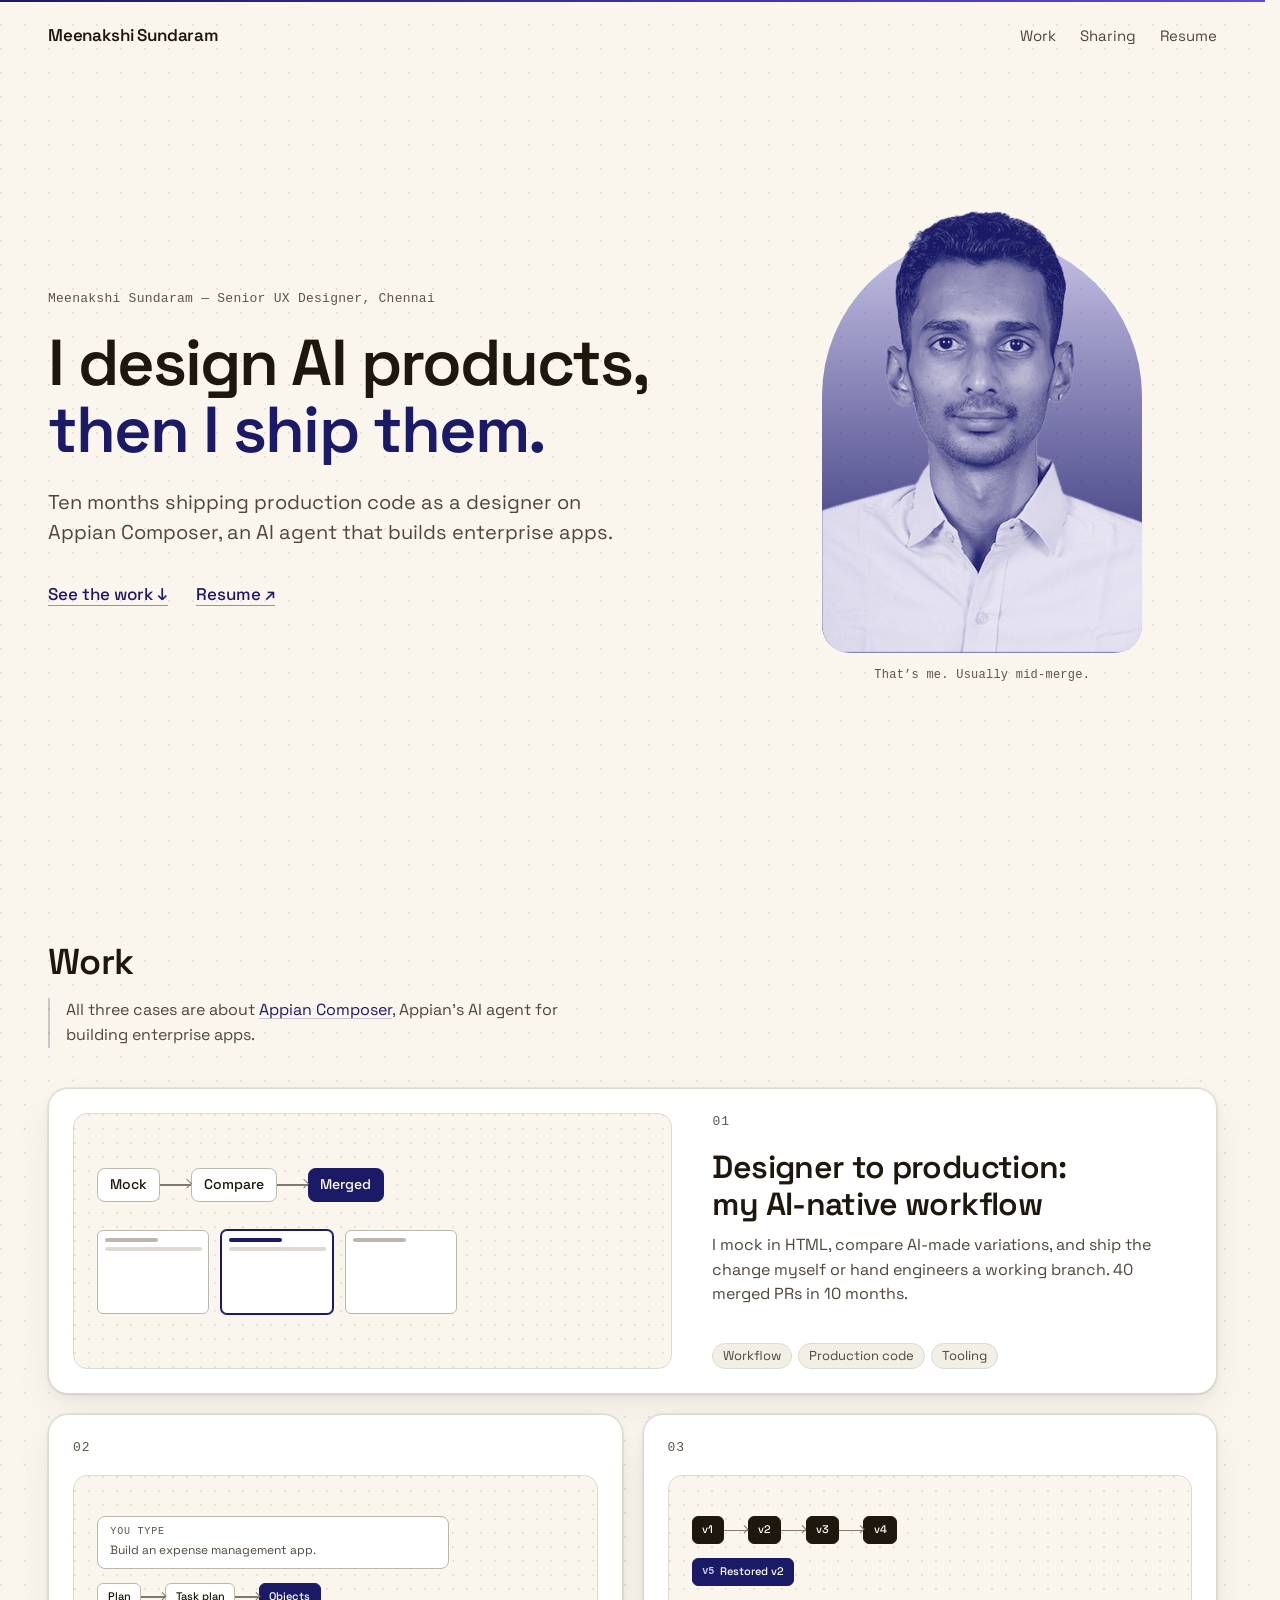
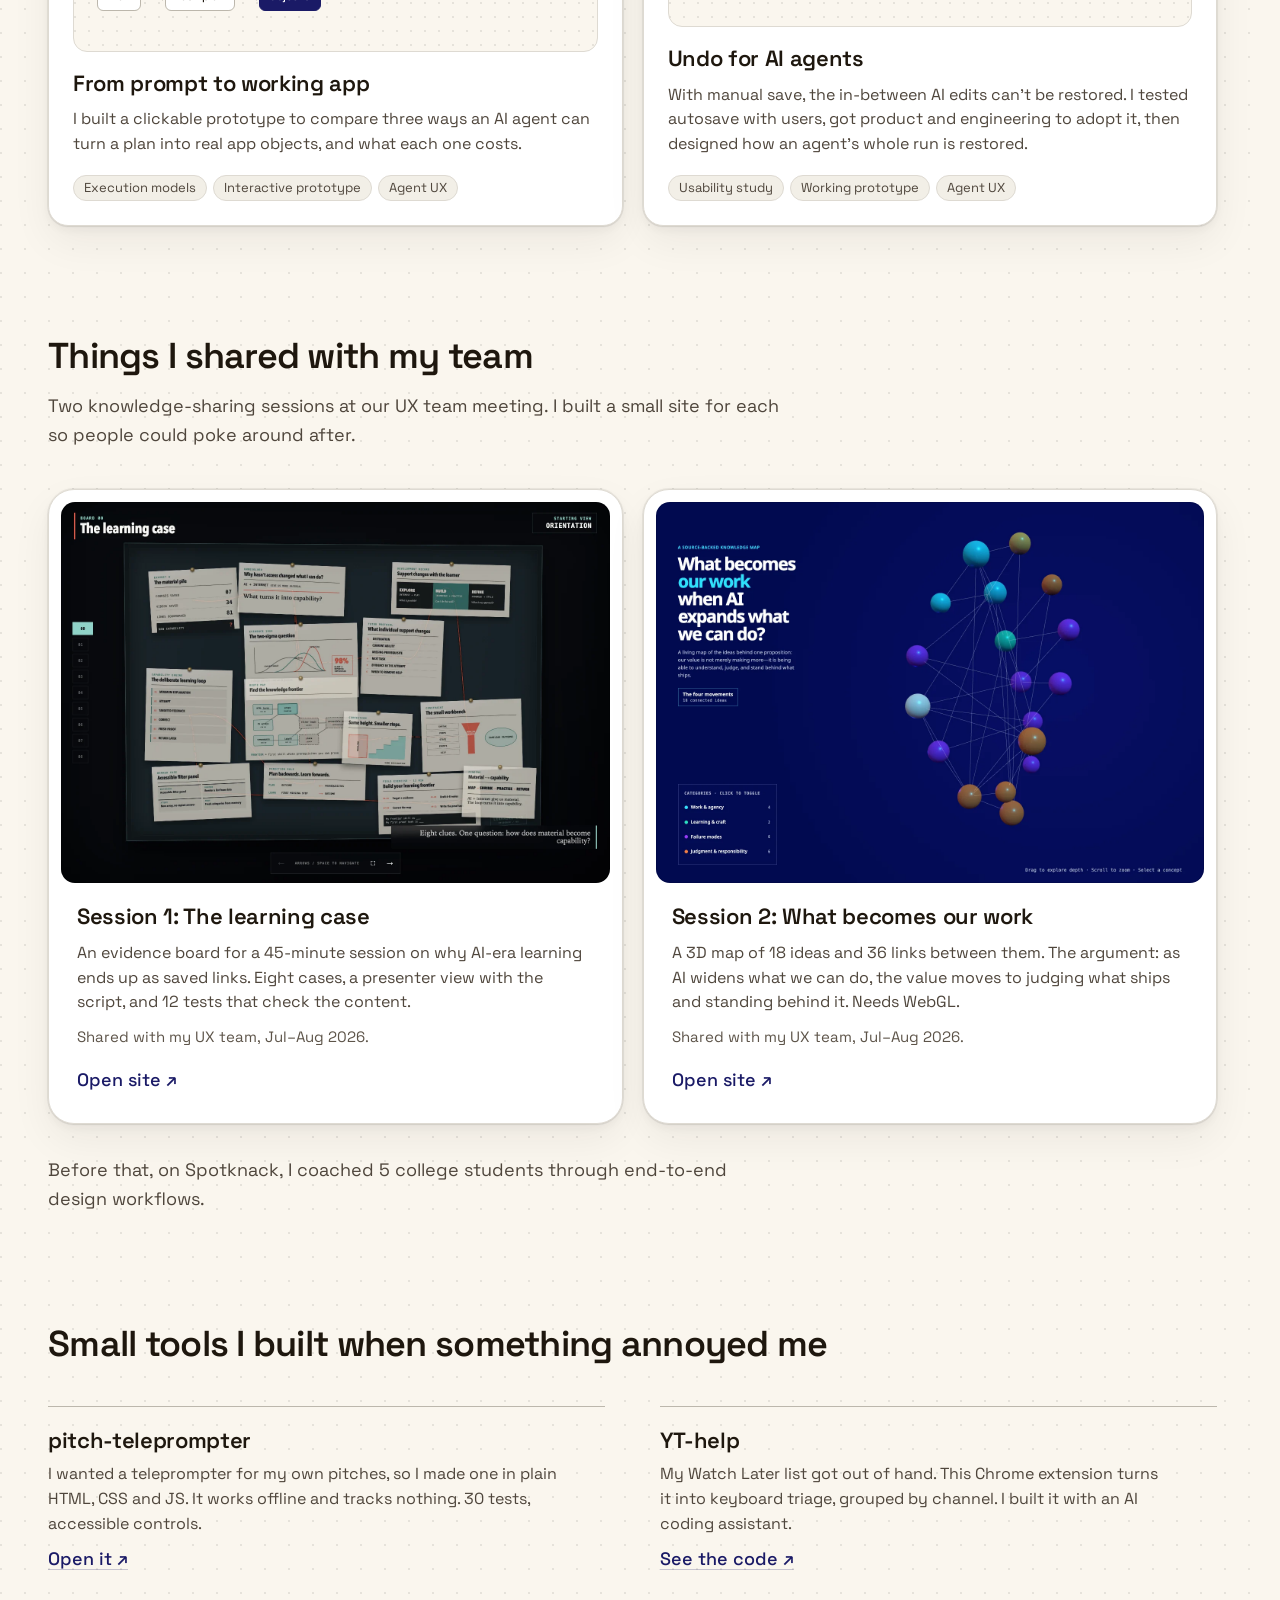
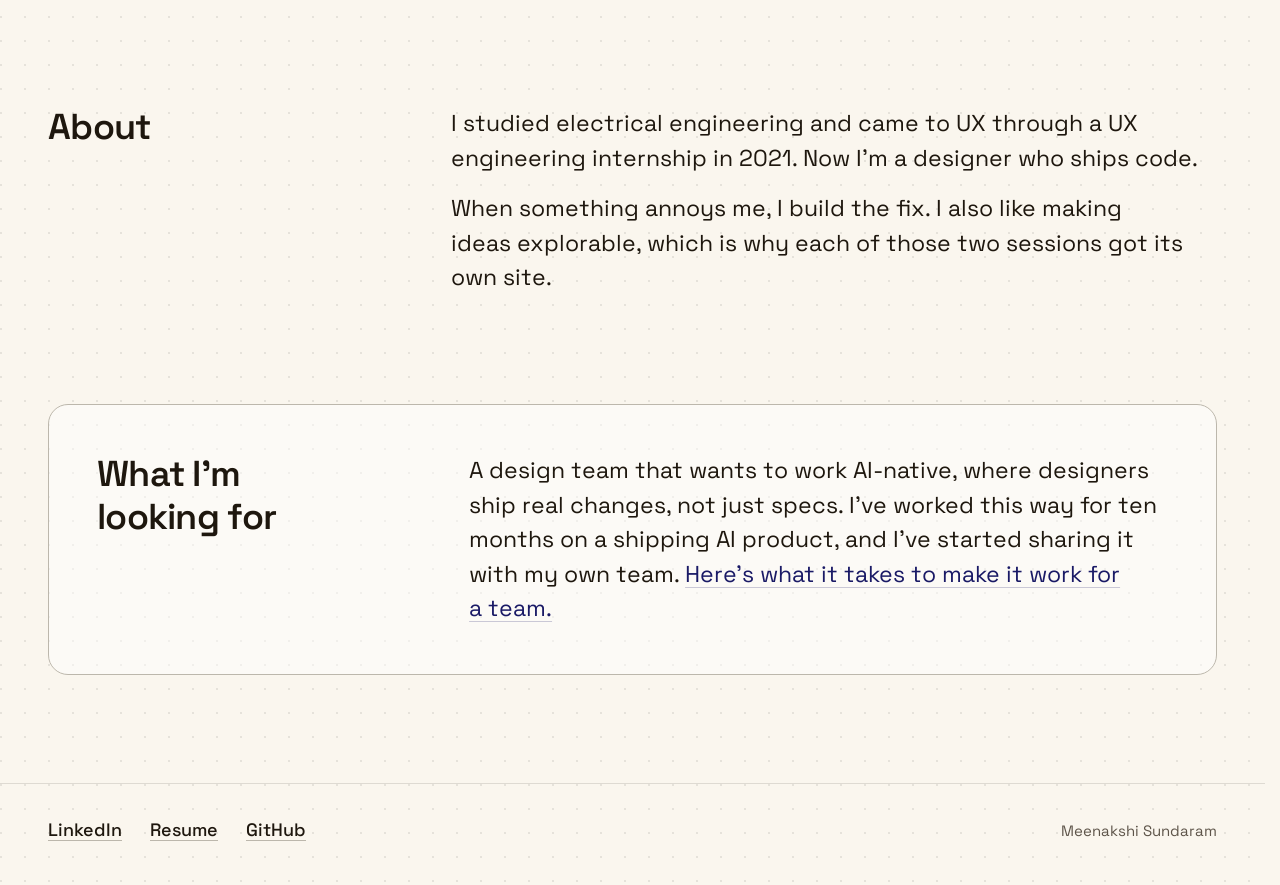
<file: index.html>
<!DOCTYPE html>
<html lang="en">
<head>
<meta charset="utf-8">
<meta name="viewport" content="width=device-width, initial-scale=1">
<title>Meenakshi Sundaram | A designer who builds with AI</title>
<meta name="description" content="Senior UX designer in Chennai. I ship production code with AI tools, work AI-native from mock to merge, and share how I work with other designers.">
<meta name="color-scheme" content="light">
<meta name="theme-color" content="#f8f5ee">
<link rel="canonical" href="https://meenakshisundaramm06.github.io/">
<meta property="og:type" content="website">
<meta property="og:site_name" content="Meenakshi Sundaram">
<meta property="og:title" content="Meenakshi Sundaram | A designer who builds with AI">
<meta property="og:description" content="Senior UX designer in Chennai. I ship production code with AI tools, work AI-native from mock to merge, and share how I work with other designers.">
<meta property="og:url" content="https://meenakshisundaramm06.github.io/">
<meta name="twitter:card" content="summary">
<link rel="icon" href="data:image/svg+xml,%3Csvg xmlns='http://www.w3.org/2000/svg' viewBox='0 0 32 32'%3E%3Crect width='32' height='32' rx='8' fill='%231A1A66'/%3E%3Cpath d='M8 23V9l8 9 8-9v14' fill='none' stroke='%23fff' stroke-width='2.4' stroke-linecap='round' stroke-linejoin='round'/%3E%3C/svg%3E">
<link rel="preload" href="fonts/SpaceGrotesk-Variable.ttf" as="font" type="font/ttf" crossorigin>
<link rel="stylesheet" href="assets/site.css">
<script src="assets/site.js"></script>
</head>
<body class="content-grid">
<a class="skip-link" href="#main">Skip to content</a>

<header class="site-header full-width">
  <div class="bar">
    <a class="wordmark" href="./" aria-label="Meenakshi Sundaram, home">Meenakshi Sundaram</a>
    <nav class="nav" aria-label="Primary">
      <a href="#work">Work</a>
      <a href="#sharing">Sharing</a>
      <a href="resume.pdf">Resume</a>
    </nav>
  </div>
</header>

<main id="main" class="full-width">

  <section class="hero full-width" aria-labelledby="hero-title">
    <div class="hero-grid">
      <div class="hero-copy">
        <p class="hero-eyebrow">Meenakshi Sundaram — <span class="nowrap">Senior UX Designer, Chennai</span></p>
        <h1 id="hero-title">I design AI products,<br> <span class="accent">then I ship them.</span></h1>
        <p class="hero-sub">Ten months shipping production code as a designer on Appian Composer, an AI agent that builds enterprise apps.</p>
        <p class="hero-links">
          <a href="#work">See the work <span aria-hidden="true">↓</span></a>
          <a href="resume.pdf">Resume <span aria-hidden="true">↗</span></a>
        </p>
      </div>

      <figure class="hero-portrait">
        <div class="portrait-frame">
          <div class="portrait-arch"></div>
          <img class="portrait-img" src="assets/img/me.png" width="435" height="555" fetchpriority="high" alt="Portrait of Meenakshi Sundaram">
        </div>
        <figcaption>That’s me. Usually mid-merge.</figcaption>
        <!-- Duotone: shadows map to #1A1A66, highlights to a pale lavender so the shirt stays distinct from the page. Used by .portrait-img. -->
        <svg class="duotone-defs" width="0" height="0" aria-hidden="true" focusable="false">
          <filter id="duotone" color-interpolation-filters="sRGB">
            <feComponentTransfer>
              <feFuncR type="table" tableValues="0.102 0.91"/>
              <feFuncG type="table" tableValues="0.102 0.9"/>
              <feFuncB type="table" tableValues="0.400 0.955"/>
            </feComponentTransfer>
          </filter>
        </svg>
      </figure>
    </div>
  </section>

  <section class="section" id="work" aria-labelledby="work-title">
    <h2 id="work-title" class="reveal">Work</h2>
    <p class="context reveal">All three cases are about <a href="https://docs.appian.com/suite/help/26.9/whats-new-composer.html" rel="noopener">Appian Composer</a>, Appian’s AI agent for building enterprise apps.</p>
    <div class="section-body cases-slot">
      <ul class="cases">

        <li class="reveal">
          <article class="case-card">
            <span class="idx label">01</span>
            <div class="thumb" aria-hidden="true">
              <div class="chain">
                <span class="node">Mock</span><span class="link"></span>
                <span class="node">Compare</span><span class="link"></span>
                <span class="node" data-tone="accent">Merged</span>
              </div>
              <div class="mini-variants">
                <span class="mini-frame"><span></span><span></span></span>
                <span class="mini-frame" data-chosen><span></span><span></span></span>
                <span class="mini-frame"><span></span></span>
              </div>
            </div>
            <div class="case-copy">
              <h3><a class="card-link" href="ai-native-workflow/">Designer to production: my AI-native workflow</a></h3>
              <p class="hook">I mock in HTML, compare AI-made variations, and ship the change myself or hand engineers a working branch. 40 merged PRs in 10 months.</p>
            </div>
            <ul class="tags" aria-label="Tags">
              <li>Workflow</li><li>Production code</li><li>Tooling</li>
            </ul>
          </article>
        </li>

        <li class="reveal">
          <article class="case-card">
            <span class="idx label">02</span>
            <div class="thumb" aria-hidden="true">
              <div class="mini-field"><span class="label">You type</span>Build an expense management app.</div>
              <div class="chain">
                <span class="node">Plan</span><span class="link"></span>
                <span class="node">Task plan</span><span class="link"></span>
                <span class="node" data-tone="accent">Objects</span>
              </div>
            </div>
            <div class="case-copy">
              <h3><a class="card-link" href="prompt-to-working-app/">From prompt to working app</a></h3>
              <p class="hook">I built a clickable prototype to compare three ways an AI agent can turn a plan into real app objects, and what each one costs.</p>
            </div>
            <ul class="tags" aria-label="Tags">
              <li>Execution models</li><li>Interactive prototype</li><li>Agent UX</li>
            </ul>
          </article>
        </li>

        <li class="reveal">
          <article class="case-card">
            <span class="idx label">03</span>
            <div class="thumb" aria-hidden="true">
              <div class="chain">
                <span class="node" data-tone="solid">v1</span><span class="link"></span>
                <span class="node" data-tone="solid">v2</span><span class="link"></span>
                <span class="node" data-tone="solid">v3</span><span class="link"></span>
                <span class="node" data-tone="solid">v4</span>
              </div>
              <span class="node" data-tone="accent"><b>v5</b> Restored v2</span>
            </div>
            <div class="case-copy">
              <h3><a class="card-link" href="undo-for-ai-agents/">Undo for AI agents</a></h3>
              <p class="hook">With manual save, the in-between AI edits can’t be restored. I tested autosave with users, got product and engineering to adopt it, then designed how an agent’s whole run is restored.</p>
            </div>
            <ul class="tags" aria-label="Tags">
              <li>Usability study</li><li>Working prototype</li><li>Agent UX</li>
            </ul>
          </article>
        </li>

      </ul>
    </div>
  </section>

  <section class="section" id="sharing" aria-labelledby="sharing-title">
    <div class="section-head reveal">
      <h2 id="sharing-title">Things I shared with my team</h2>
      <p>Two knowledge-sharing sessions at our UX team meeting. I built a small site for each so people could poke around after.</p>
    </div>
    <div class="section-body">
      <ul class="media-grid">
        <li class="reveal">
          <article class="media-card">
            <img src="assets/img/learning-with-ai.webp" width="1440" height="1000" decoding="async" alt="A dark corkboard with pinned paper cards, titled “The learning case”. Cards show saved-course counts, a two-sigma chart, a learning loop and a frontier map.">
            <div class="media-copy">
              <h3>Session 1: The learning case</h3>
              <p>An evidence board for a 45-minute session on why AI-era learning ends up as saved links. Eight cases, a presenter view with the script, and 12 tests that check the content.</p>
              <p class="fact">Shared with my UX team, Jul–Aug 2026.</p>
              <a class="card-link open-link" href="https://meenakshisundaramm06.github.io/learning-with-ai/" rel="noopener">Open site<span class="sr-only">: Session 1, The learning case</span> <span aria-hidden="true">↗</span></a>
            </div>
          </article>
        </li>
        <li class="reveal">
          <article class="media-card">
            <img src="assets/img/what-becomes-our-work-webgl.webp" width="1440" height="1000" decoding="async" alt="A 3D network of 18 coloured spheres joined by thin lines, beside the title “What becomes our work when AI expands what we can do?”">
            <div class="media-copy">
              <h3>Session 2: What becomes our work</h3>
              <p>A 3D map of 18 ideas and 36 links between them. The argument: as AI widens what we can do, the value moves to judging what ships and standing behind it. Needs WebGL.</p>
              <p class="fact">Shared with my UX team, Jul–Aug 2026.</p>
              <a class="card-link open-link" href="https://meenakshisundaramm06.github.io/what-becomes-our-work/" rel="noopener">Open site<span class="sr-only">: Session 2, What becomes our work</span> <span aria-hidden="true">↗</span></a>
            </div>
          </article>
        </li>
      </ul>
      <p class="aside-note reveal">Before that, on Spotknack, I coached 5 college students through end-to-end design workflows.</p>
    </div>
  </section>

  <section class="section" id="tools" aria-labelledby="tools-title">
    <h2 id="tools-title" class="reveal">Small tools I built when something annoyed me</h2>
    <div class="section-body">
      <ul class="tools">
        <li class="reveal">
          <h3>pitch-teleprompter</h3>
          <p>I wanted a teleprompter for my own pitches, so I made one in plain HTML, CSS and JS. It works offline and tracks nothing. 30 tests, accessible controls.</p>
          <a href="https://meenakshisundaramm06.github.io/pitch-teleprompter/" rel="noopener">Open it<span class="sr-only">: pitch-teleprompter</span> <span aria-hidden="true">↗</span></a>
        </li>
        <li class="reveal">
          <h3>YT-help</h3>
          <p>My Watch Later list got out of hand. This Chrome extension turns it into keyboard triage, grouped by channel. I built it with an AI coding assistant.</p>
          <a href="https://github.com/meenakshisundaramm06/YT-help" rel="noopener">See the code<span class="sr-only">: YT-help</span> <span aria-hidden="true">↗</span></a>
        </li>
      </ul>
    </div>
  </section>

  <section class="section" id="about" aria-labelledby="about-title">
    <div class="about-slot reveal">
      <div class="about">
        <h2 id="about-title">About</h2>
        <div class="about-copy">
          <p>I studied electrical engineering and came to UX through a UX engineering internship in 2021. Now I’m a designer who ships code.</p>
          <p>When something annoys me, I build the fix. I also like making ideas explorable, which is why each of those two sessions got its own site.</p>
        </div>
      </div>
    </div>
  </section>

  <section class="section" id="looking-for" aria-labelledby="looking-title">
    <div class="quiet-slot reveal">
      <div class="quiet">
        <h2 id="looking-title">What I’m looking for</h2>
        <p>A design team that wants to work AI-native, where designers ship real changes, not just specs. I’ve worked this way for ten months on a shipping AI product, and I’ve started sharing it with my own team. <a href="ai-native-workflow/#scaling">Here’s what it takes to make it work for a team.</a></p>
      </div>
    </div>
  </section>

</main>

<footer class="site-footer full-width">
  <div class="bar">
    <ul class="footer-links" aria-label="Links">
      <li><a href="https://www.linkedin.com/in/meenakshisundarams/" rel="noopener">LinkedIn</a></li>
      <li><a href="resume.pdf">Resume</a></li>
      <li><a href="https://github.com/meenakshisundaramm06" rel="noopener">GitHub</a></li>
    </ul>
    <p class="footer-name">Meenakshi Sundaram</p>
  </div>
</footer>

</body>
</html>
</file>
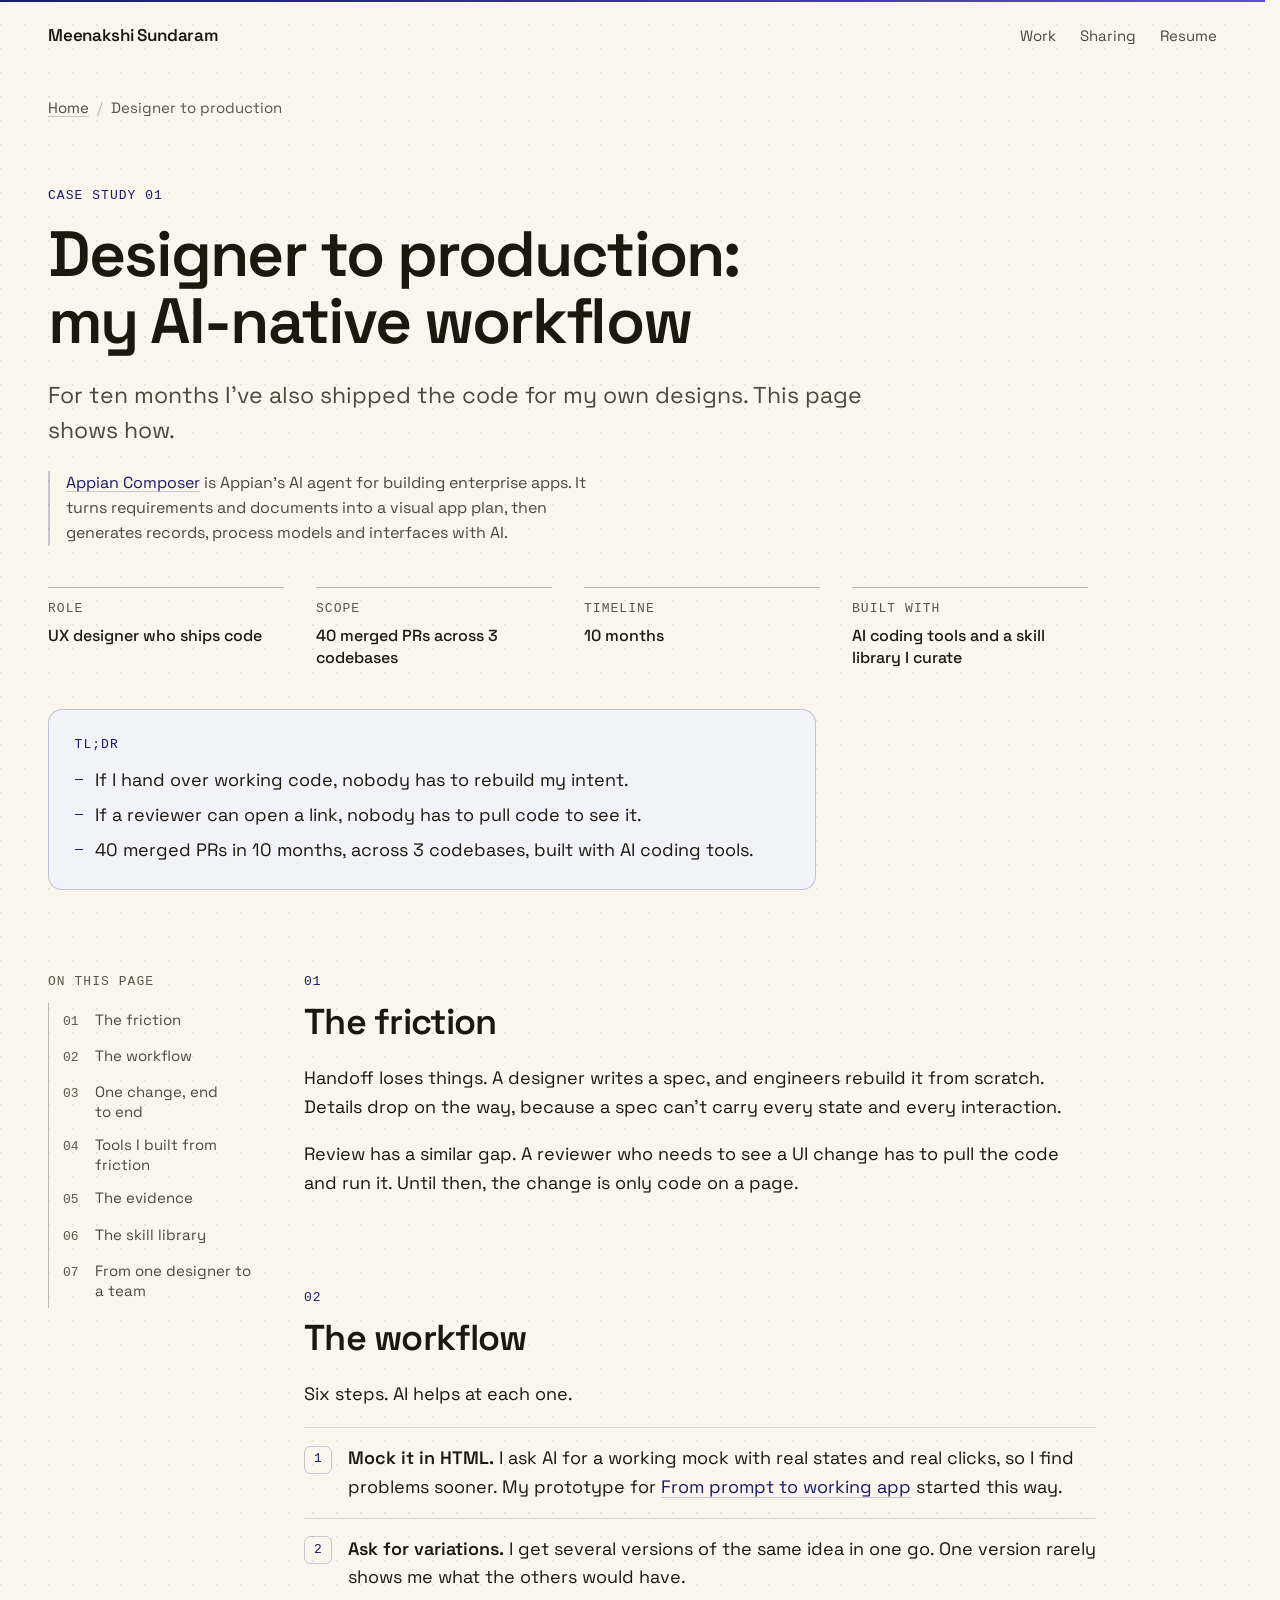
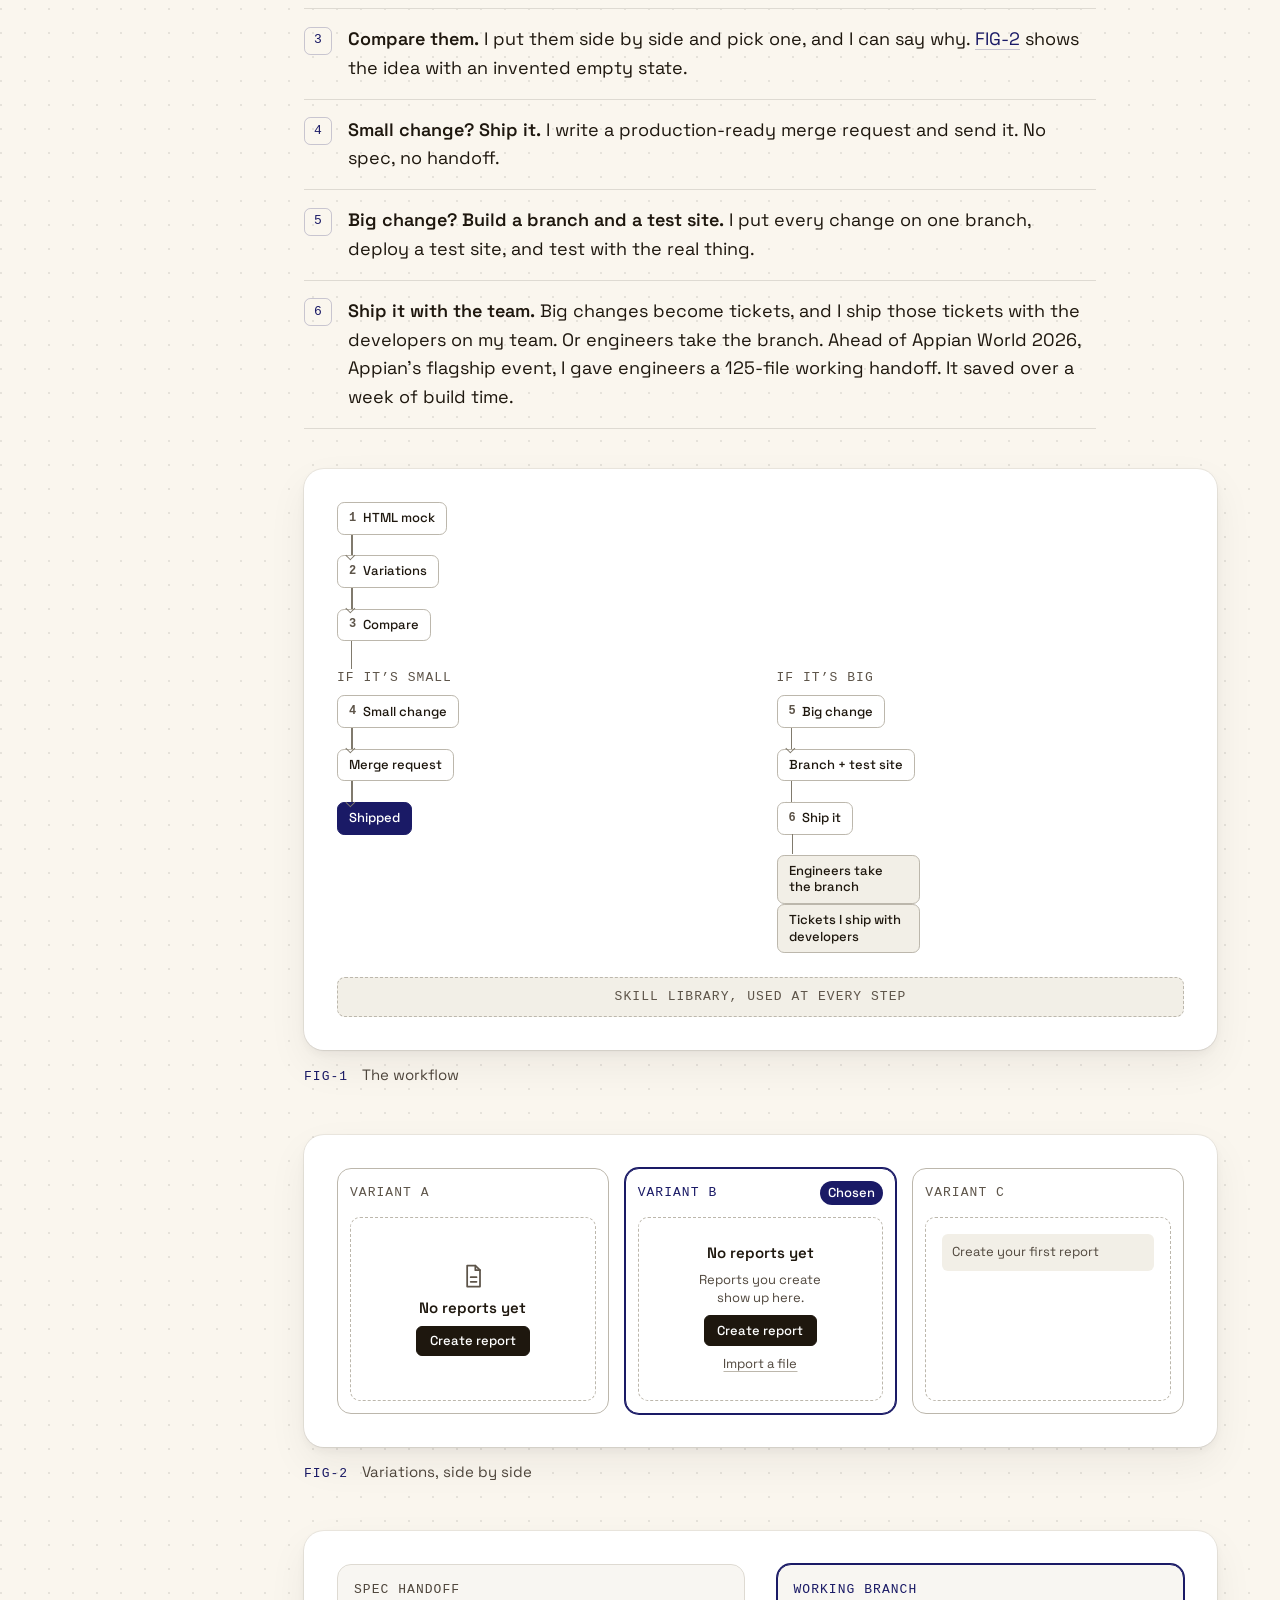
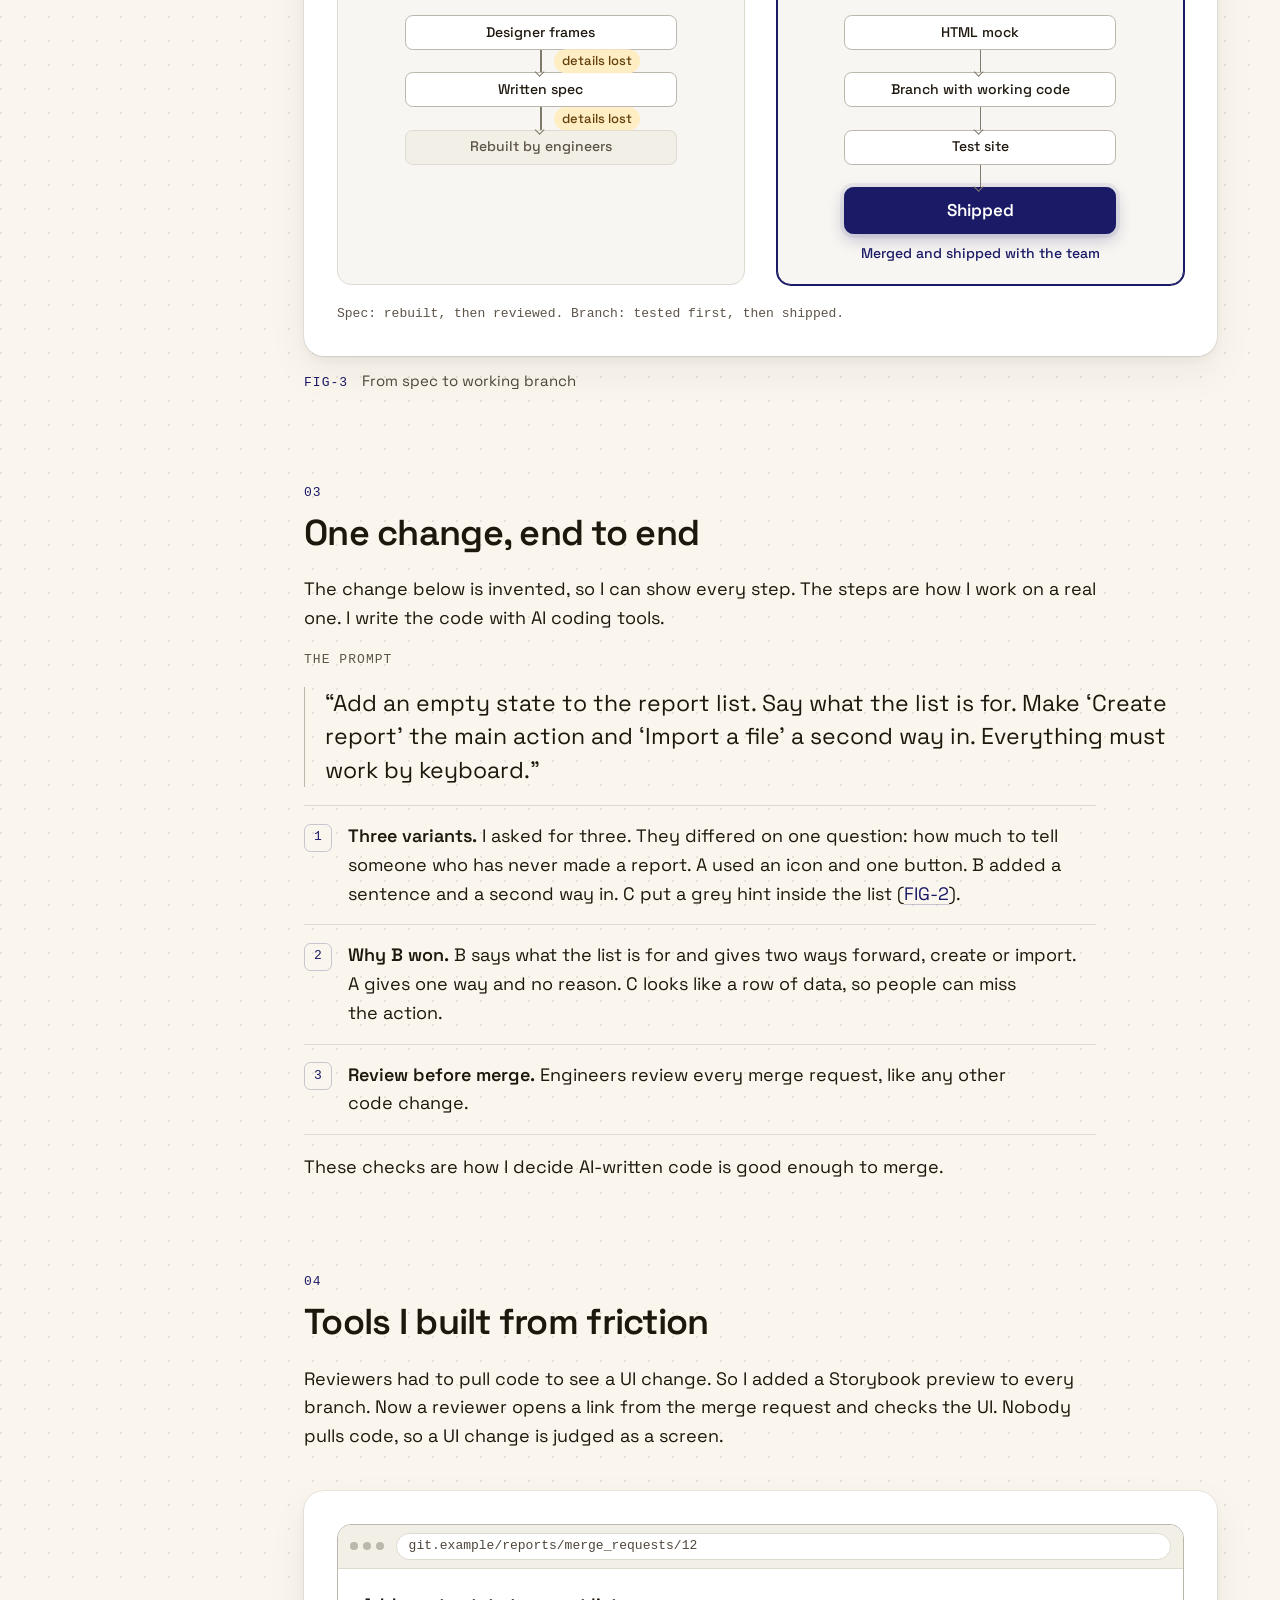
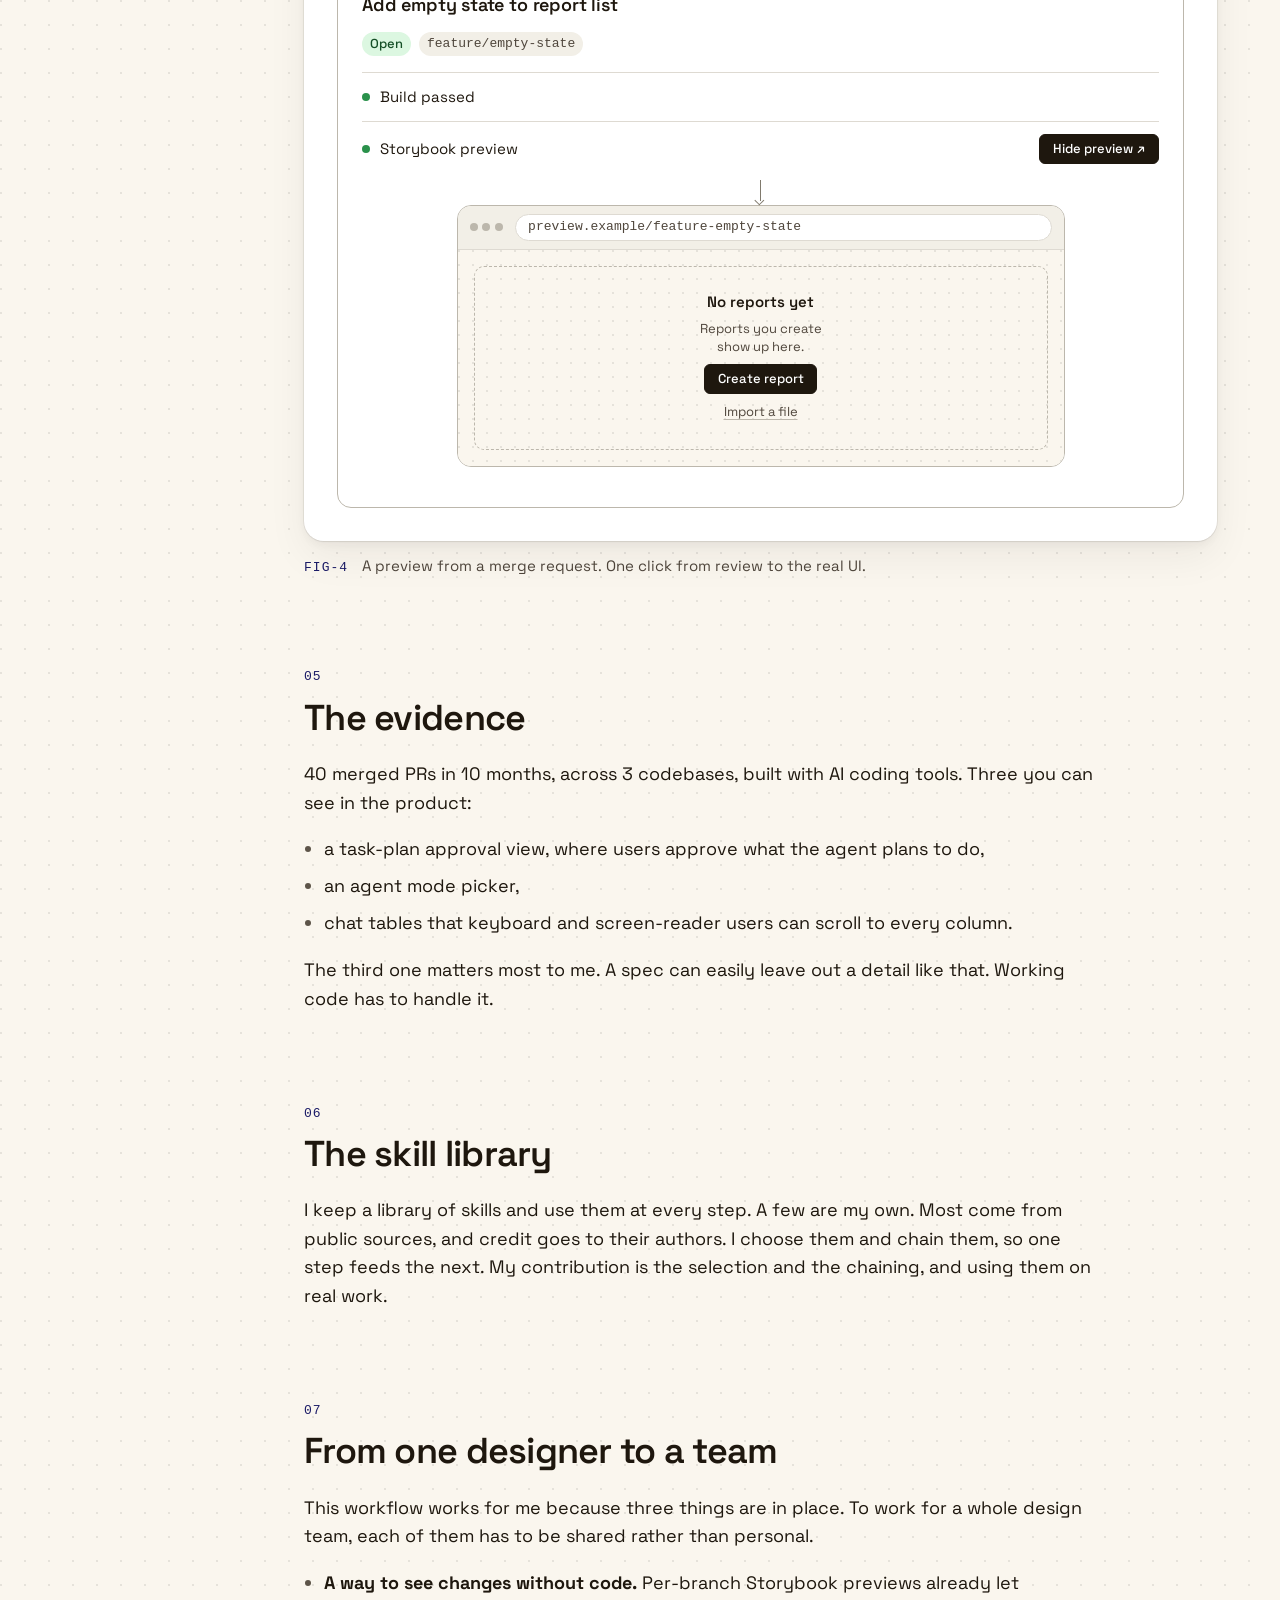
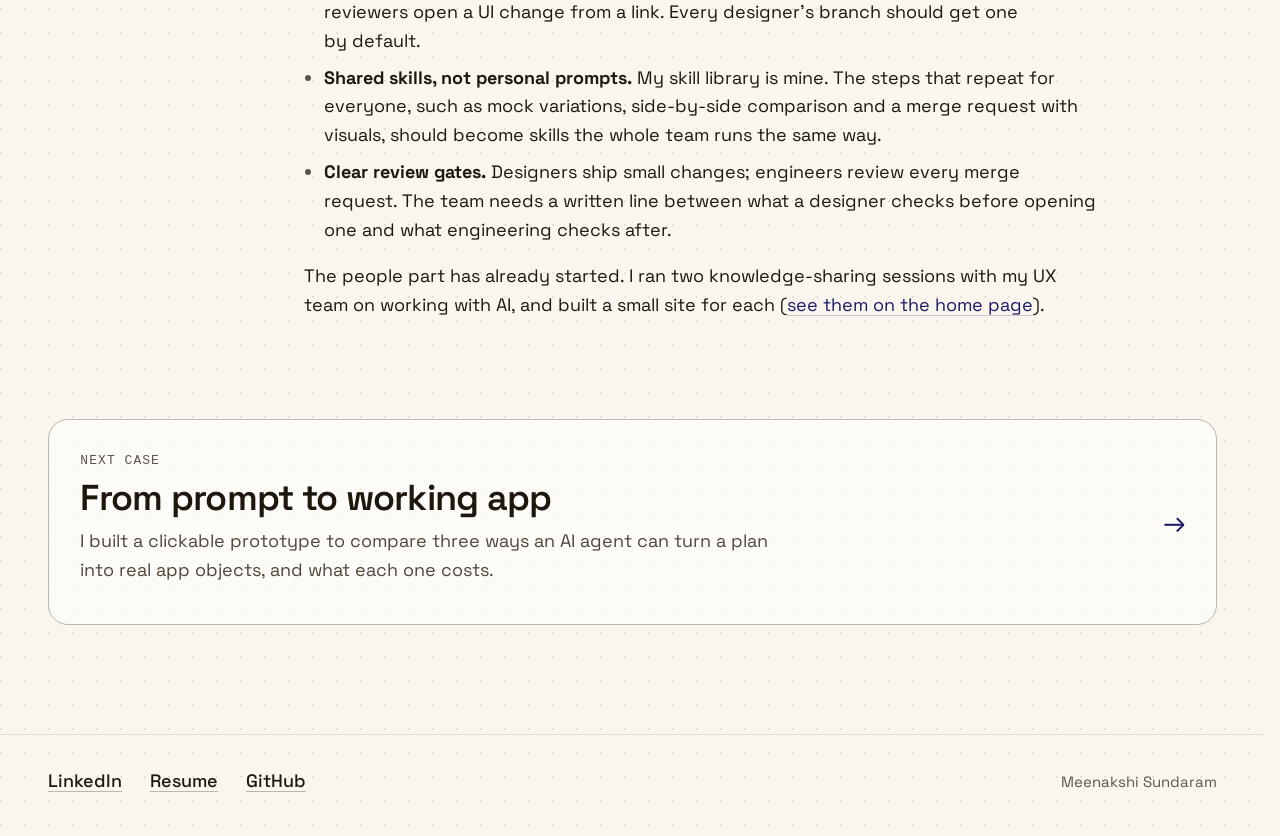
<file: ai-native-workflow/index.html>
<!DOCTYPE html>
<html lang="en">
<head>
<meta charset="utf-8">
<meta name="viewport" content="width=device-width, initial-scale=1">
<title>Designer to production: my AI-native workflow | Meenakshi Sundaram</title>
<meta name="description" content="I design for Appian Composer, an AI agent that builds enterprise apps. For ten months I’ve also shipped the code for my own designs. This page shows how.">
<meta name="color-scheme" content="light">
<meta name="theme-color" content="#f8f5ee">
<link rel="canonical" href="https://meenakshisundaramm06.github.io/ai-native-workflow/">
<meta property="og:type" content="article">
<meta property="og:site_name" content="Meenakshi Sundaram">
<meta property="og:title" content="Designer to production: my AI-native workflow | Meenakshi Sundaram">
<meta property="og:description" content="I design for Appian Composer, an AI agent that builds enterprise apps. For ten months I’ve also shipped the code for my own designs. This page shows how.">
<meta property="og:url" content="https://meenakshisundaramm06.github.io/ai-native-workflow/">
<meta name="twitter:card" content="summary">
<link rel="icon" href="data:image/svg+xml,%3Csvg xmlns='http://www.w3.org/2000/svg' viewBox='0 0 32 32'%3E%3Crect width='32' height='32' rx='8' fill='%231A1A66'/%3E%3Cpath d='M8 23V9l8 9 8-9v14' fill='none' stroke='%23fff' stroke-width='2.4' stroke-linecap='round' stroke-linejoin='round'/%3E%3C/svg%3E">
<link rel="preload" href="../fonts/SpaceGrotesk-Variable.ttf" as="font" type="font/ttf" crossorigin>
<link rel="stylesheet" href="../assets/site.css">
<script src="../assets/site.js"></script>
</head>
<body class="content-grid">
<a class="skip-link" href="#main">Skip to content</a>

<header class="site-header full-width">
  <div class="bar">
    <a class="wordmark" href="../" aria-label="Meenakshi Sundaram, home">Meenakshi Sundaram</a>
    <nav class="nav" aria-label="Primary">
      <a href="../#work">Work</a>
      <a href="../#sharing">Sharing</a>
      <a href="../resume.pdf">Resume</a>
    </nav>
  </div>
</header>

<main id="main" class="full-width">
  <article class="case">

    <nav class="crumb" aria-label="Breadcrumb">
      <ol>
        <li><a href="../">Home</a></li>
        <li aria-current="page">Designer to production</li>
      </ol>
    </nav>

    <header class="case-head">
      <p class="eyebrow label">Case study 01</p>
      <h1>Designer to production: my AI-native workflow</h1>
      <p class="case-summary">For ten months I’ve also shipped the code for my own designs. This page shows how.</p>
      <p class="context"><a href="https://docs.appian.com/suite/help/26.9/whats-new-composer.html" rel="noopener">Appian Composer</a> is Appian’s AI agent for building enterprise apps. It turns requirements and documents into a visual app plan, then generates records, process models and interfaces with AI.</p>

      <dl class="meta">
        <div><dt class="label">Role</dt><dd>UX designer who ships code</dd></div>
        <div><dt class="label">Scope</dt><dd>40 merged PRs across 3 codebases</dd></div>
        <div><dt class="label">Timeline</dt><dd>10 months</dd></div>
        <div><dt class="label">Built with</dt><dd>AI coding tools and a skill library I curate</dd></div>
      </dl>

      <aside class="tldr" aria-labelledby="tldr-title">
        <p class="label" id="tldr-title">TL;DR</p>
        <ul>
          <li>If I hand over working code, nobody has to rebuild my intent.</li>
          <li>If a reviewer can open a link, nobody has to pull code to see it.</li>
          <li>40 merged PRs in 10 months, across 3 codebases, built with AI coding tools.</li>
        </ul>
      </aside>
    </header>

    <div class="case-layout">

      <nav class="toc" aria-label="On this page">
        <p class="label">On this page</p>
        <ol>
          <li><a href="#friction"><span>01</span><span>The friction</span></a></li>
          <li><a href="#workflow"><span>02</span><span>The workflow</span></a></li>
          <li><a href="#end-to-end"><span>03</span><span>One change, end to end</span></a></li>
          <li><a href="#tools"><span>04</span><span>Tools I built from friction</span></a></li>
          <li><a href="#evidence"><span>05</span><span>The evidence</span></a></li>
          <li><a href="#skills"><span>06</span><span>The skill library</span></a></li>
          <li><a href="#scaling"><span>07</span><span>From one designer to a team</span></a></li>
        </ol>
      </nav>

      <div class="prose">

        <section id="friction" aria-labelledby="friction-title">
          <h2 id="friction-title" class="reveal"><span class="sec-num label">01</span>The friction</h2>
          <p>Handoff loses things. A designer writes a spec, and engineers rebuild it from scratch. Details drop on the way, because a spec can’t carry every state and every interaction.</p>
          <p>Review has a similar gap. A reviewer who needs to see a UI change has to pull the code and run it. Until then, the change is only code on a page.</p>
        </section>

        <section id="workflow" aria-labelledby="workflow-title">
          <h2 id="workflow-title" class="reveal"><span class="sec-num label">02</span>The workflow</h2>
          <p>Six steps. AI helps at each one.</p>

          <ol class="steps">
            <li><div><strong>Mock it in HTML.</strong> I ask AI for a working mock with real states and real clicks, so I find problems sooner. My prototype for <a href="../prompt-to-working-app/">From prompt to working app</a> started this way.</div></li>
            <li><div><strong>Ask for variations.</strong> I get several versions of the same idea in one go. One version rarely shows me what the others would have.</div></li>
            <li><div><strong>Compare them.</strong> I put them side by side and pick one, and I can say why. <a href="#fig-2">FIG-2</a> shows the idea with an invented empty state.</div></li>
            <li><div><strong>Small change? Ship it.</strong> I write a production-ready merge request and send it. No spec, no handoff.</div></li>
            <li><div><strong>Big change? Build a branch and a test site.</strong> I put every change on one branch, deploy a test site, and test with the real thing.</div></li>
            <li><div><strong>Ship it with the team.</strong> Big changes become tickets, and I ship those tickets with the developers on my team. Or engineers take the branch. Ahead of Appian World 2026, Appian’s flagship event, I gave engineers a 125-file working handoff. It saved over a week of build time.</div></li>
          </ol>

          <!-- FIG-1 -->
          <figure class="fig reveal" id="fig-1">
            <div class="fig-card" role="img" aria-label="A flow of six steps. Mock, variations and compare lead to a fork: small changes go out as a merge request, big changes go to a branch and test site and then to tickets shipped with developers, or to engineers who take the branch. A band below marks the skill library.">
              <div class="flow">
                <div class="branch">
                  <div class="trunk chain">
                    <span class="node"><b>1</b> HTML mock</span><span class="link"></span>
                    <span class="node"><b>2</b> Variations</span><span class="link"></span>
                    <span class="node"><b>3</b> Compare</span>
                  </div>
                  <span class="join"></span><span class="fork-a"></span><span class="fork-b"></span>
                  <div class="leaf-a">
                    <p class="lane-title label">If it’s small</p>
                    <div class="chain">
                      <span class="node"><b>4</b> Small change</span><span class="link"></span>
                      <span class="node">Merge request</span><span class="link"></span>
                      <span class="node" data-tone="accent">Shipped</span>
                    </div>
                  </div>
                  <div class="leaf-b">
                    <p class="lane-title label">If it’s big</p>
                    <div class="chain">
                      <span class="node"><b>5</b> Big change</span><span class="link"></span>
                      <span class="node">Branch + test site</span><span class="link"></span>
                      <div class="branch is-inner">
                        <span class="node trunk"><b>6</b> Ship it</span>
                        <span class="join"></span><span class="fork-a"></span><span class="fork-b"></span>
                        <span class="node leaf-a" data-tone="soft" data-wrap>Engineers take the branch</span>
                        <span class="node leaf-b" data-tone="soft" data-wrap>Tickets I ship with developers</span>
                      </div>
                    </div>
                  </div>
                </div>
                <div class="flow-band label">Skill library, used at every step</div>
              </div>
            </div>
            <figcaption><span class="label">FIG-1</span><span>The workflow</span></figcaption>
          </figure>

          <!-- FIG-2 -->
          <figure class="fig reveal" id="fig-2">
            <div class="fig-card" role="img" aria-label="Three versions of an empty state for a report list, side by side. Variant B is outlined and tagged Chosen.">
              <div class="variants">
                <div class="variant">
                  <div class="variant-head"><span class="label">Variant A</span></div>
                  <div class="list-ghost">
                    <svg class="empty-icon" viewBox="0 0 24 24" fill="none" stroke="currentColor" stroke-width="1.5" stroke-linecap="round" stroke-linejoin="round"><path d="M7 3h7l4 4v14H7z"/><path d="M14 3v4h4"/><path d="M10 13h5M10 17h5"/></svg>
                    <p class="empty-title">No reports yet</p>
                    <span class="ui-btn">Create report</span>
                  </div>
                </div>
                <div class="variant" data-chosen>
                  <div class="variant-head"><span class="label">Variant B</span><span class="chip" data-tone="accent">Chosen</span></div>
                  <div class="list-ghost">
                    <p class="empty-title">No reports yet</p>
                    <p class="empty-text">Reports you create show up here.</p>
                    <span class="ui-btn">Create report</span>
                    <span class="ui-link">Import a file</span>
                  </div>
                </div>
                <div class="variant">
                  <div class="variant-head"><span class="label">Variant C</span></div>
                  <div class="list-ghost is-hint">
                    <p class="hint-row">Create your first report</p>
                  </div>
                </div>
              </div>
            </div>
            <figcaption><span class="label">FIG-2</span><span>Variations, side by side</span></figcaption>
          </figure>

          <!-- FIG-3 -->
          <figure class="fig reveal" id="fig-3">
            <div class="fig-card" role="img" aria-label="Two columns compare handoffs. The spec route goes from designer frames to a written spec to engineers rebuilding it, with details lost on the way; the last step is greyed. The branch route goes from mock to branch to test site to Shipped, which is filled and labelled Merged and shipped with the team.">
              <div class="cmp-grid">
                <div class="cmp-panel">
                  <p class="label">Spec handoff</p>
                  <div class="chain is-down">
                    <span class="node">Designer frames</span>
                    <span class="link"><span class="chip" data-tone="amber">details lost</span></span>
                    <span class="node">Written spec</span>
                    <span class="link"><span class="chip" data-tone="amber">details lost</span></span>
                    <span class="node" data-tone="faded">Rebuilt by engineers</span>
                  </div>
                </div>
                <div class="cmp-panel" data-good>
                  <p class="label">Working branch</p>
                  <div class="chain is-down">
                    <span class="node">HTML mock</span>
                    <span class="link"></span>
                    <span class="node">Branch with working code</span>
                    <span class="link"></span>
                    <span class="node">Test site</span>
                    <span class="link"></span>
                    <span class="node" data-tone="accent" data-climax>Shipped</span>
                    <span class="ship-note">Merged and shipped with the team</span>
                  </div>
                </div>
              </div>
              <p class="label cmp-foot">Spec: rebuilt, then reviewed. Branch: tested first, then shipped.</p>
            </div>
            <figcaption><span class="label">FIG-3</span><span>From spec to working branch</span></figcaption>
          </figure>
        </section>

        <section id="end-to-end" aria-labelledby="end-to-end-title">
          <h2 id="end-to-end-title" class="reveal"><span class="sec-num label">03</span>One change, end to end</h2>
          <p>The change below is invented, so I can show every step. The steps are how I work on a real one. I write the code with AI coding tools.</p>
          <p class="label">The prompt</p>
          <p class="callout">“Add an empty state to the report list. Say what the list is for. Make ‘Create report’ the main action and ‘Import a file’ a second way in. Everything must work by keyboard.”</p>
          <ol class="steps">
            <li><div><strong>Three variants.</strong> I asked for three. They differed on one question: how much to tell someone who has never made a report. A used an icon and one button. B added a sentence and a second way in. C put a grey hint inside the list (<a href="#fig-2">FIG-2</a>).</div></li>
            <li><div><strong>Why B won.</strong> B says what the list is for and gives two ways forward, create or import. A gives one way and no reason. C looks like a row of data, so people can miss the action.</div></li>
            <li><div><strong>Review before merge.</strong> Engineers review every merge request, like any other code change.</div></li>
          </ol>
          <p>These checks are how I decide AI-written code is good enough to merge.</p>
        </section>

        <section id="tools" aria-labelledby="tools-title">
          <h2 id="tools-title" class="reveal"><span class="sec-num label">04</span>Tools I built from friction</h2>
          <p>Reviewers had to pull code to see a UI change. So I added a Storybook preview to every branch. Now a reviewer opens a link from the merge request and checks the UI. Nobody pulls code, so a UI change is judged as a screen.</p>

          <!-- FIG-4 -->
          <figure class="fig reveal" id="fig-4">
            <div class="fig-card" role="group" aria-label="A merge request with a View preview button. An arrow leads to a browser frame that shows the running empty state.">
              <div class="browser">
                <div class="browser-bar">
                  <span class="browser-dots" aria-hidden="true"><i></i><i></i><i></i></span>
                  <span class="addr">git.example/reports/merge_requests/12</span>
                </div>
                <div class="mr-body">
                  <h3 class="mr-title">Add empty state to report list</h3>
                  <div class="mr-meta">
                    <span class="chip" data-tone="green">Open</span>
                    <span class="chip" data-tone="mono">feature/empty-state</span>
                  </div>
                  <ul class="checks">
                    <li><span class="check-label"><span class="dot" aria-hidden="true"></span>Build passed</span></li>
                    <li class="check-details">
                      <details open>
                        <summary>
                          <span class="check-label"><span class="dot" aria-hidden="true"></span>Storybook preview</span>
                          <span class="ui-btn"><span class="when-closed">View preview</span><span class="when-open">Hide preview</span> <span aria-hidden="true">↗</span></span>
                        </summary>
                        <div class="preview">
                          <div class="chain is-down" aria-hidden="true"><span class="link"></span></div>
                          <div class="browser">
                            <div class="browser-bar">
                              <span class="browser-dots" aria-hidden="true"><i></i><i></i><i></i></span>
                              <span class="addr">preview.example/feature-empty-state</span>
                            </div>
                            <div class="preview-body">
                              <div class="list-ghost">
                                <p class="empty-title">No reports yet</p>
                                <p class="empty-text">Reports you create show up here.</p>
                                <span class="ui-btn">Create report</span>
                                <span class="ui-link">Import a file</span>
                              </div>
                            </div>
                          </div>
                        </div>
                      </details>
                    </li>
                  </ul>
                </div>
              </div>
            </div>
            <figcaption><span class="label">FIG-4</span><span>A preview from a merge request. One click from review to the real UI.</span></figcaption>
          </figure>
        </section>

        <section id="evidence" aria-labelledby="evidence-title">
          <h2 id="evidence-title" class="reveal"><span class="sec-num label">05</span>The evidence</h2>
          <p>40 merged PRs in 10 months, across 3 codebases, built with AI coding tools. Three you can see in the product:</p>
          <ul>
            <li>a task-plan approval view, where users approve what the agent plans to do,</li>
            <li>an agent mode picker,</li>
            <li>chat tables that keyboard and screen-reader users can scroll to every column.</li>
          </ul>
          <p>The third one matters most to me. A spec can easily leave out a detail like that. Working code has to handle it.</p>
        </section>

        <section id="skills" aria-labelledby="skills-title">
          <h2 id="skills-title" class="reveal"><span class="sec-num label">06</span>The skill library</h2>
          <p>I keep a library of skills and use them at every step. A few are my own. Most come from public sources, and credit goes to their authors. I choose them and chain them, so one step feeds the next. My contribution is the selection and the chaining, and using them on real work.</p>
        </section>

        <section id="scaling" aria-labelledby="scaling-title">
          <h2 id="scaling-title" class="reveal"><span class="sec-num label">07</span>From one designer to a team</h2>
          <p>This workflow works for me because three things are in place. To work for a whole design team, each of them has to be shared rather than personal.</p>
          <ul>
            <li><strong>A way to see changes without code.</strong> Per-branch Storybook previews already let reviewers open a UI change from a link. Every designer’s branch should get one by default.</li>
            <li><strong>Shared skills, not personal prompts.</strong> My skill library is mine. The steps that repeat for everyone, such as mock variations, side-by-side comparison and a merge request with visuals, should become skills the whole team runs the same way.</li>
            <li><strong>Clear review gates.</strong> Designers ship small changes; engineers review every merge request. The team needs a written line between what a designer checks before opening one and what engineering checks after.</li>
          </ul>
          <p>The people part has already started. I ran two knowledge-sharing sessions with my UX team on working with AI, and built a small site for each (<a href="../#sharing">see them on the home page</a>).</p>
        </section>

      </div>
    </div>

    <nav class="next-case reveal" aria-label="Next case">
      <a href="../prompt-to-working-app/">
        <span class="label">Next case</span>
        <span class="next-title">From prompt to working app</span>
        <span class="next-hook">I built a clickable prototype to compare three ways an AI agent can turn a plan into real app objects, and what each one costs.</span>
        <span class="next-go" aria-hidden="true">→</span>
      </a>
    </nav>

  </article>
</main>

<footer class="site-footer full-width">
  <div class="bar">
    <ul class="footer-links" aria-label="Links">
      <li><a href="https://www.linkedin.com/in/meenakshisundarams/" rel="noopener">LinkedIn</a></li>
      <li><a href="../resume.pdf">Resume</a></li>
      <li><a href="https://github.com/meenakshisundaramm06" rel="noopener">GitHub</a></li>
    </ul>
    <p class="footer-name">Meenakshi Sundaram</p>
  </div>
</footer>

</body>
</html>
</file>
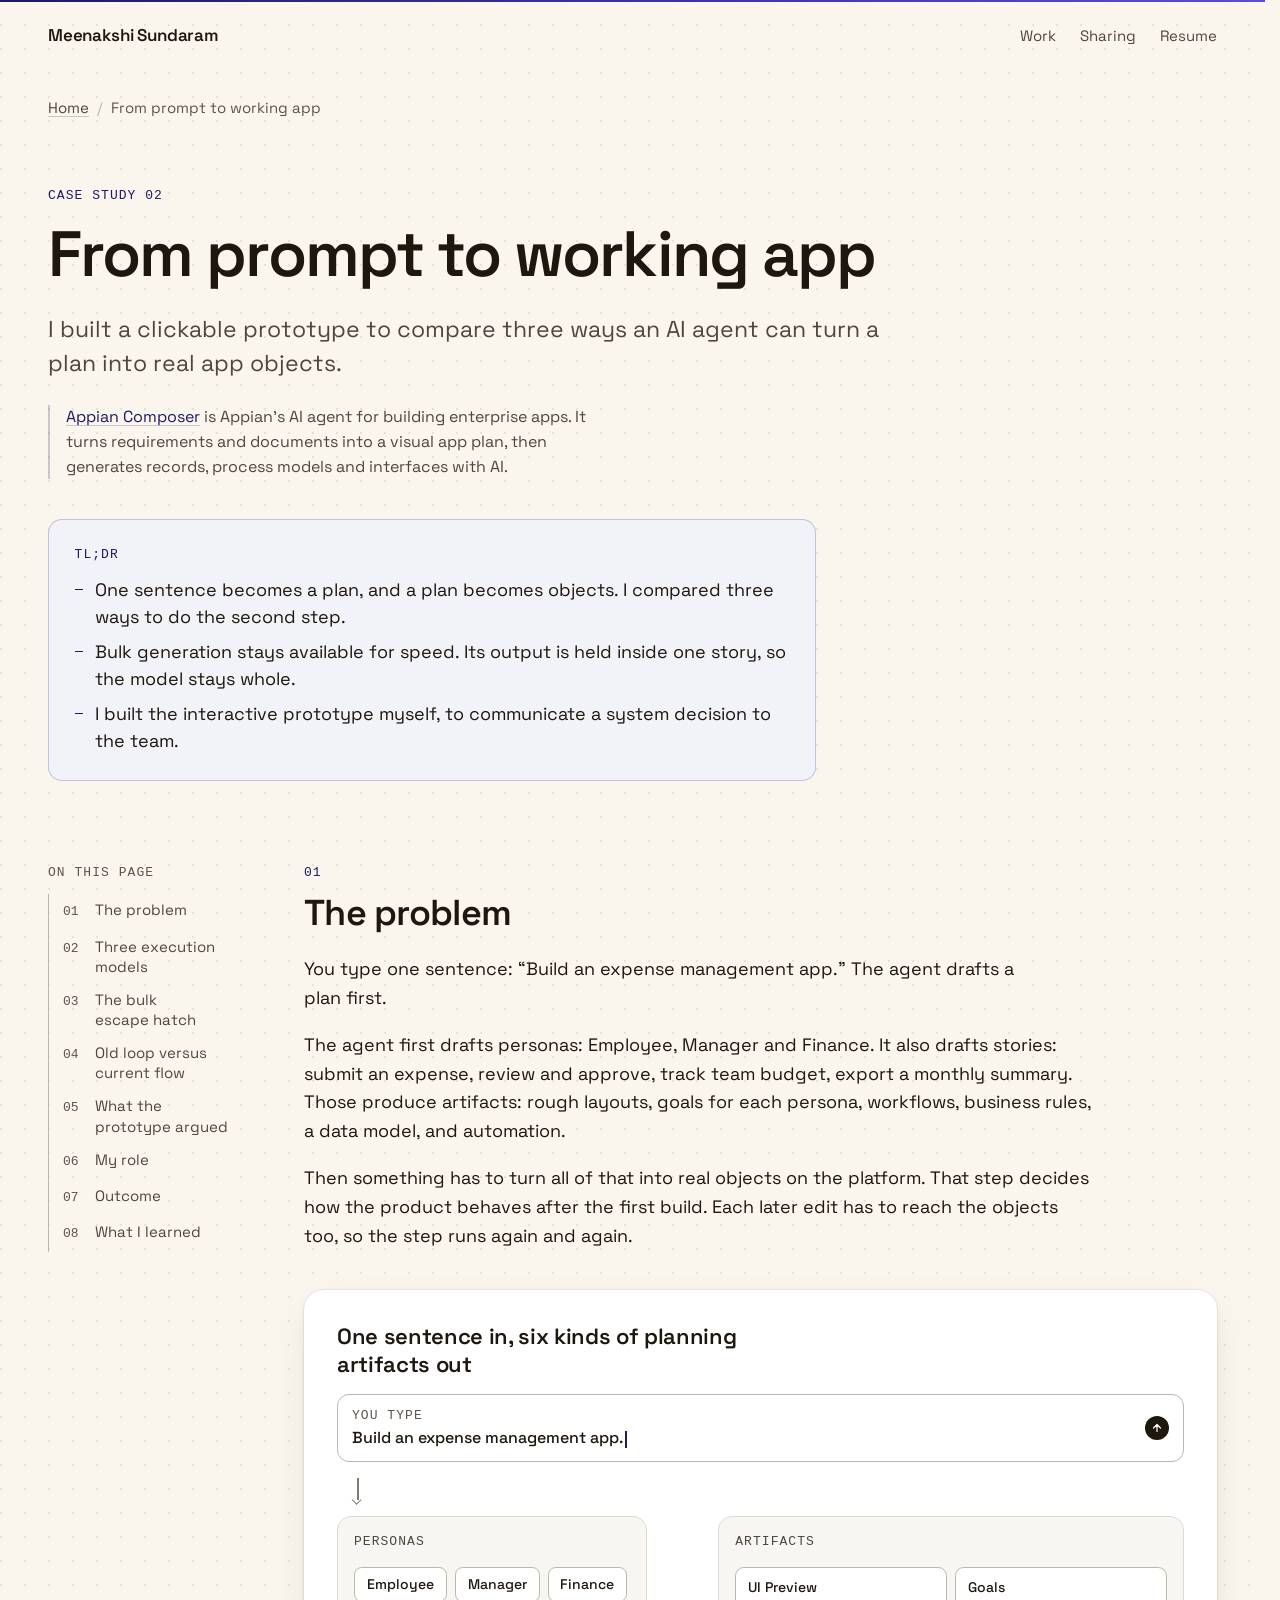
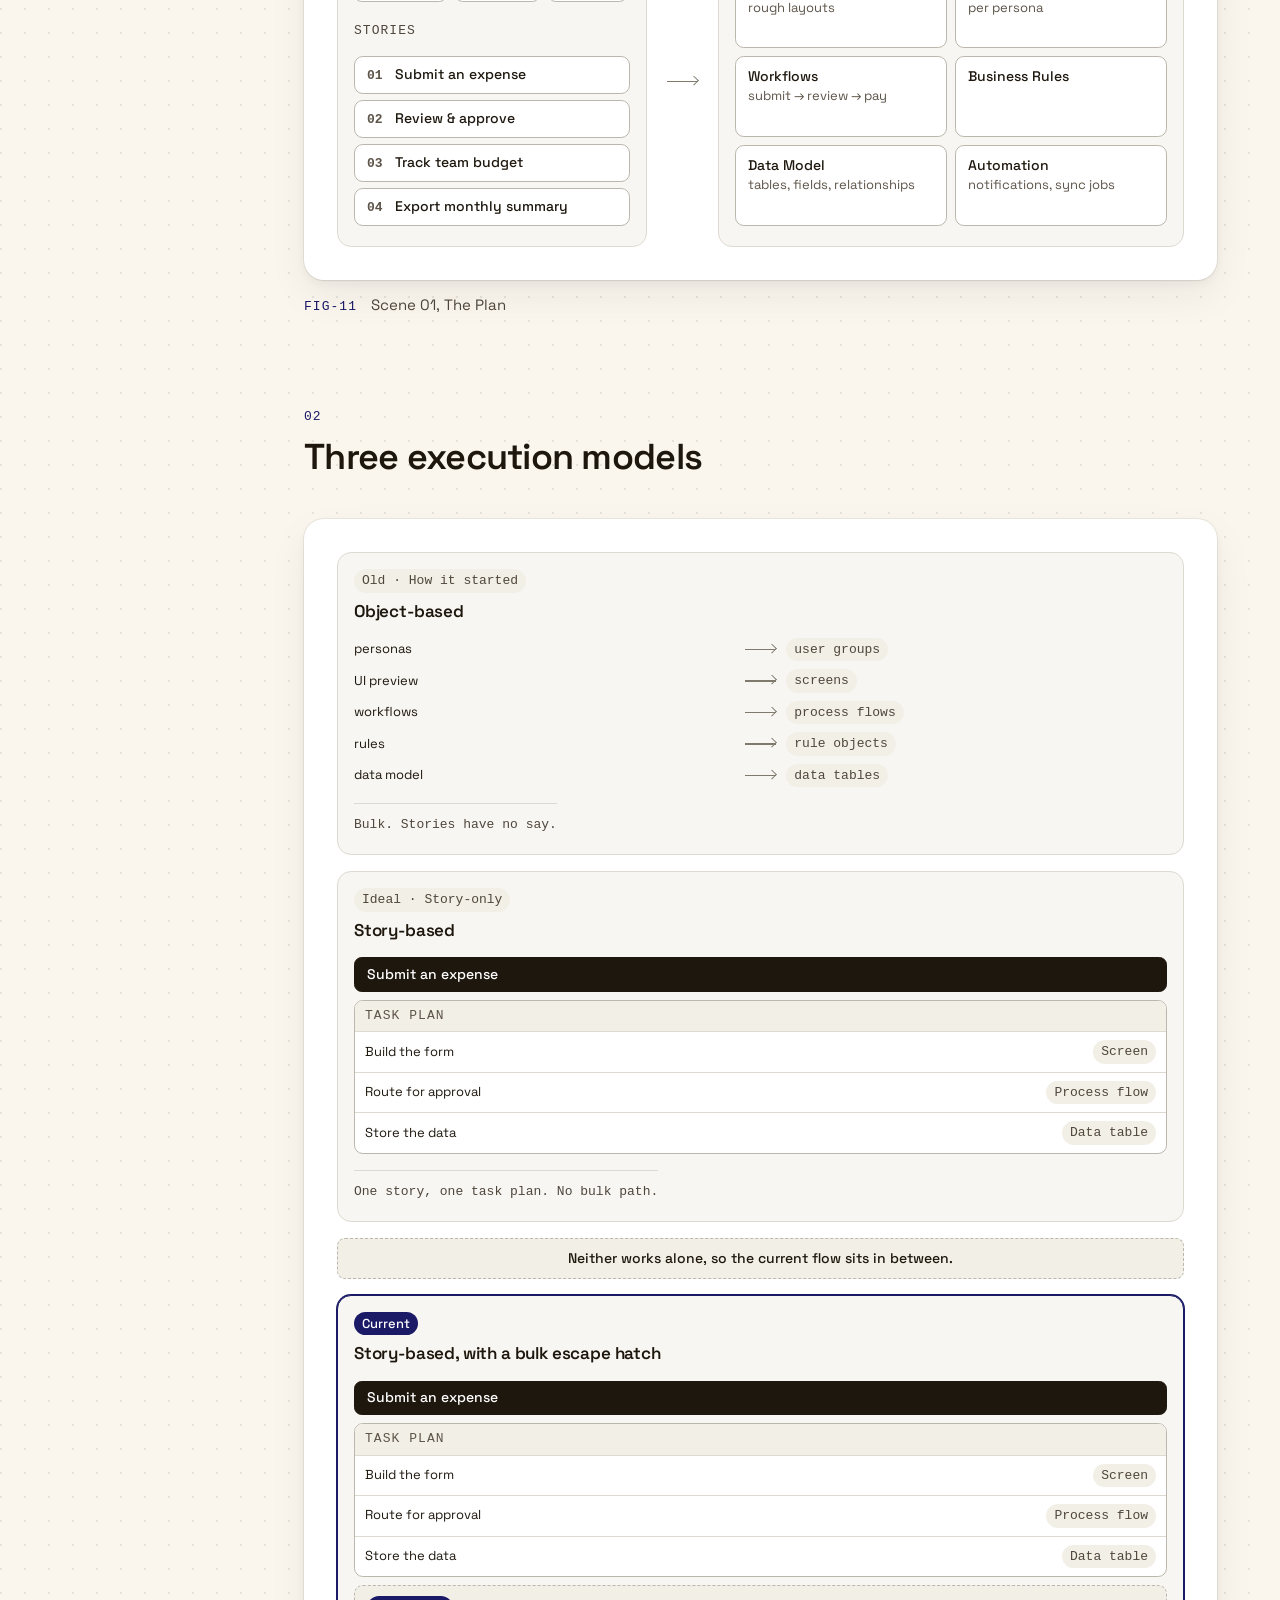
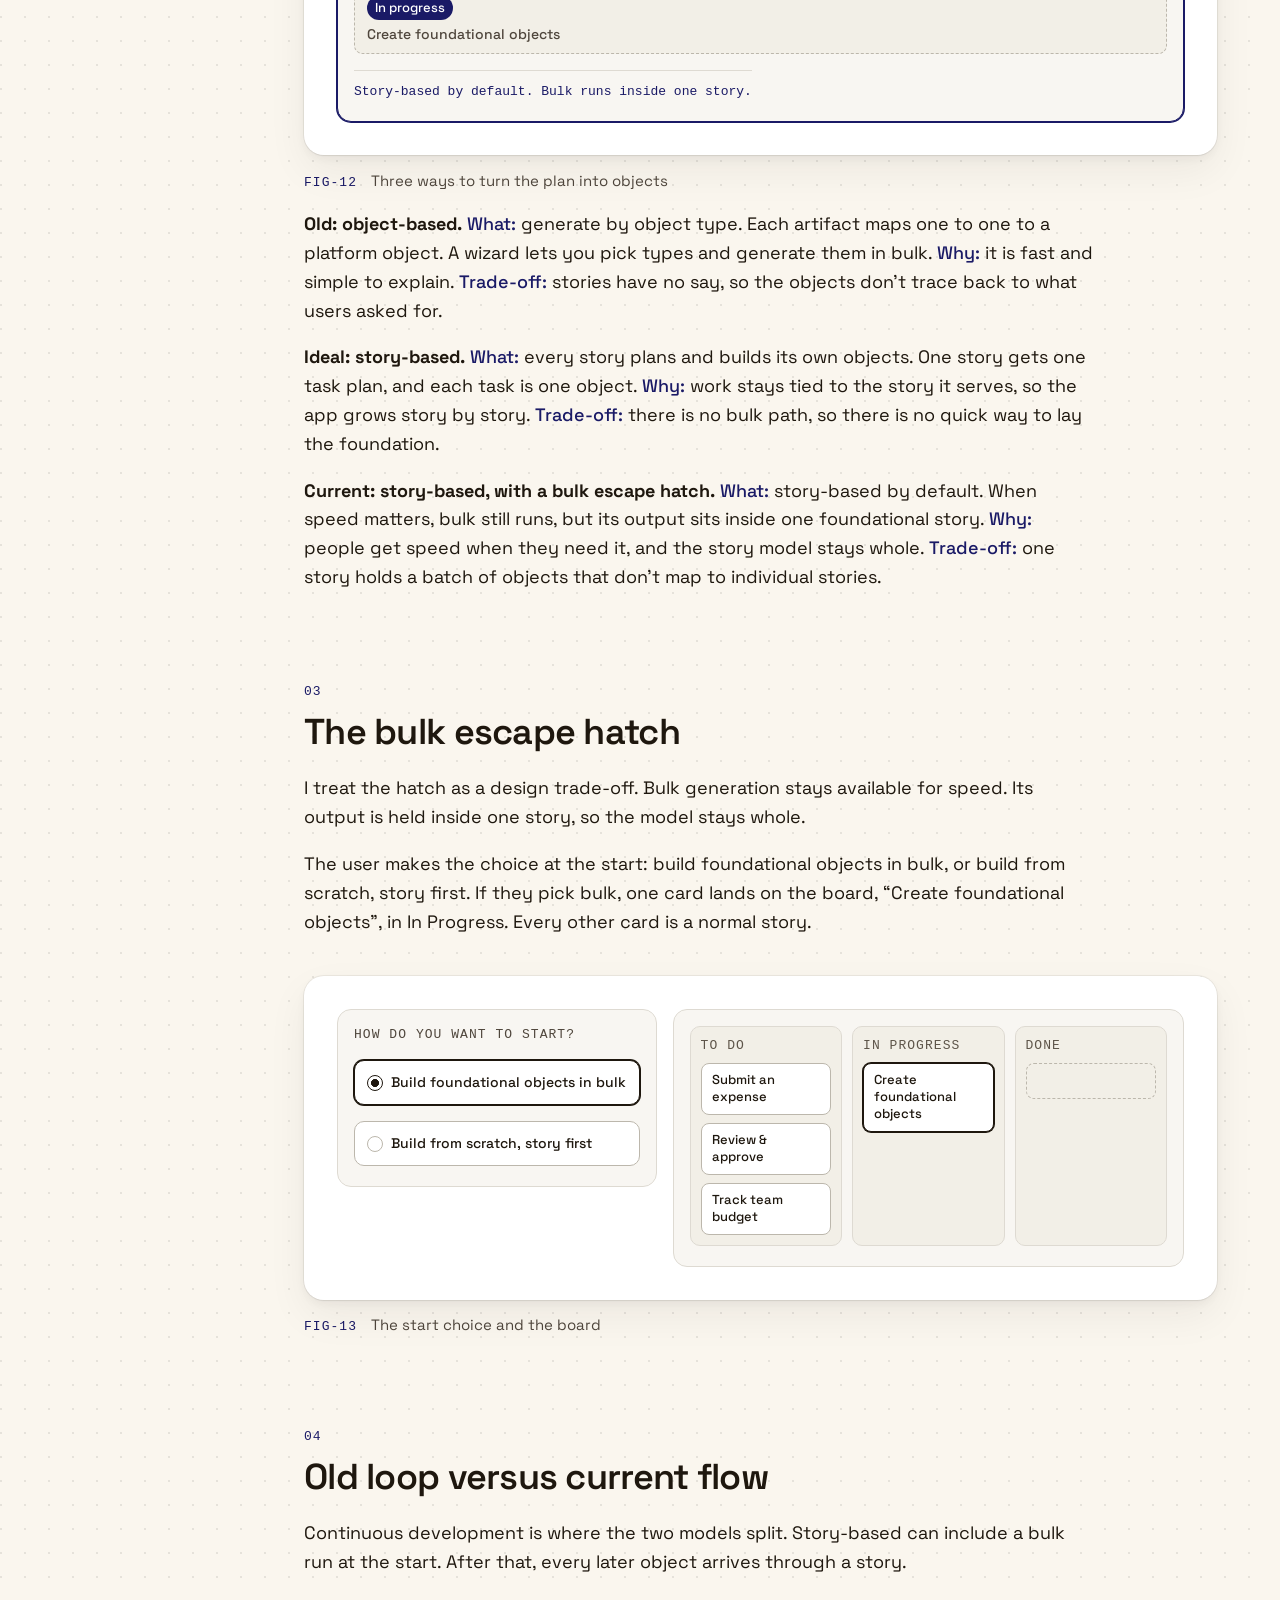
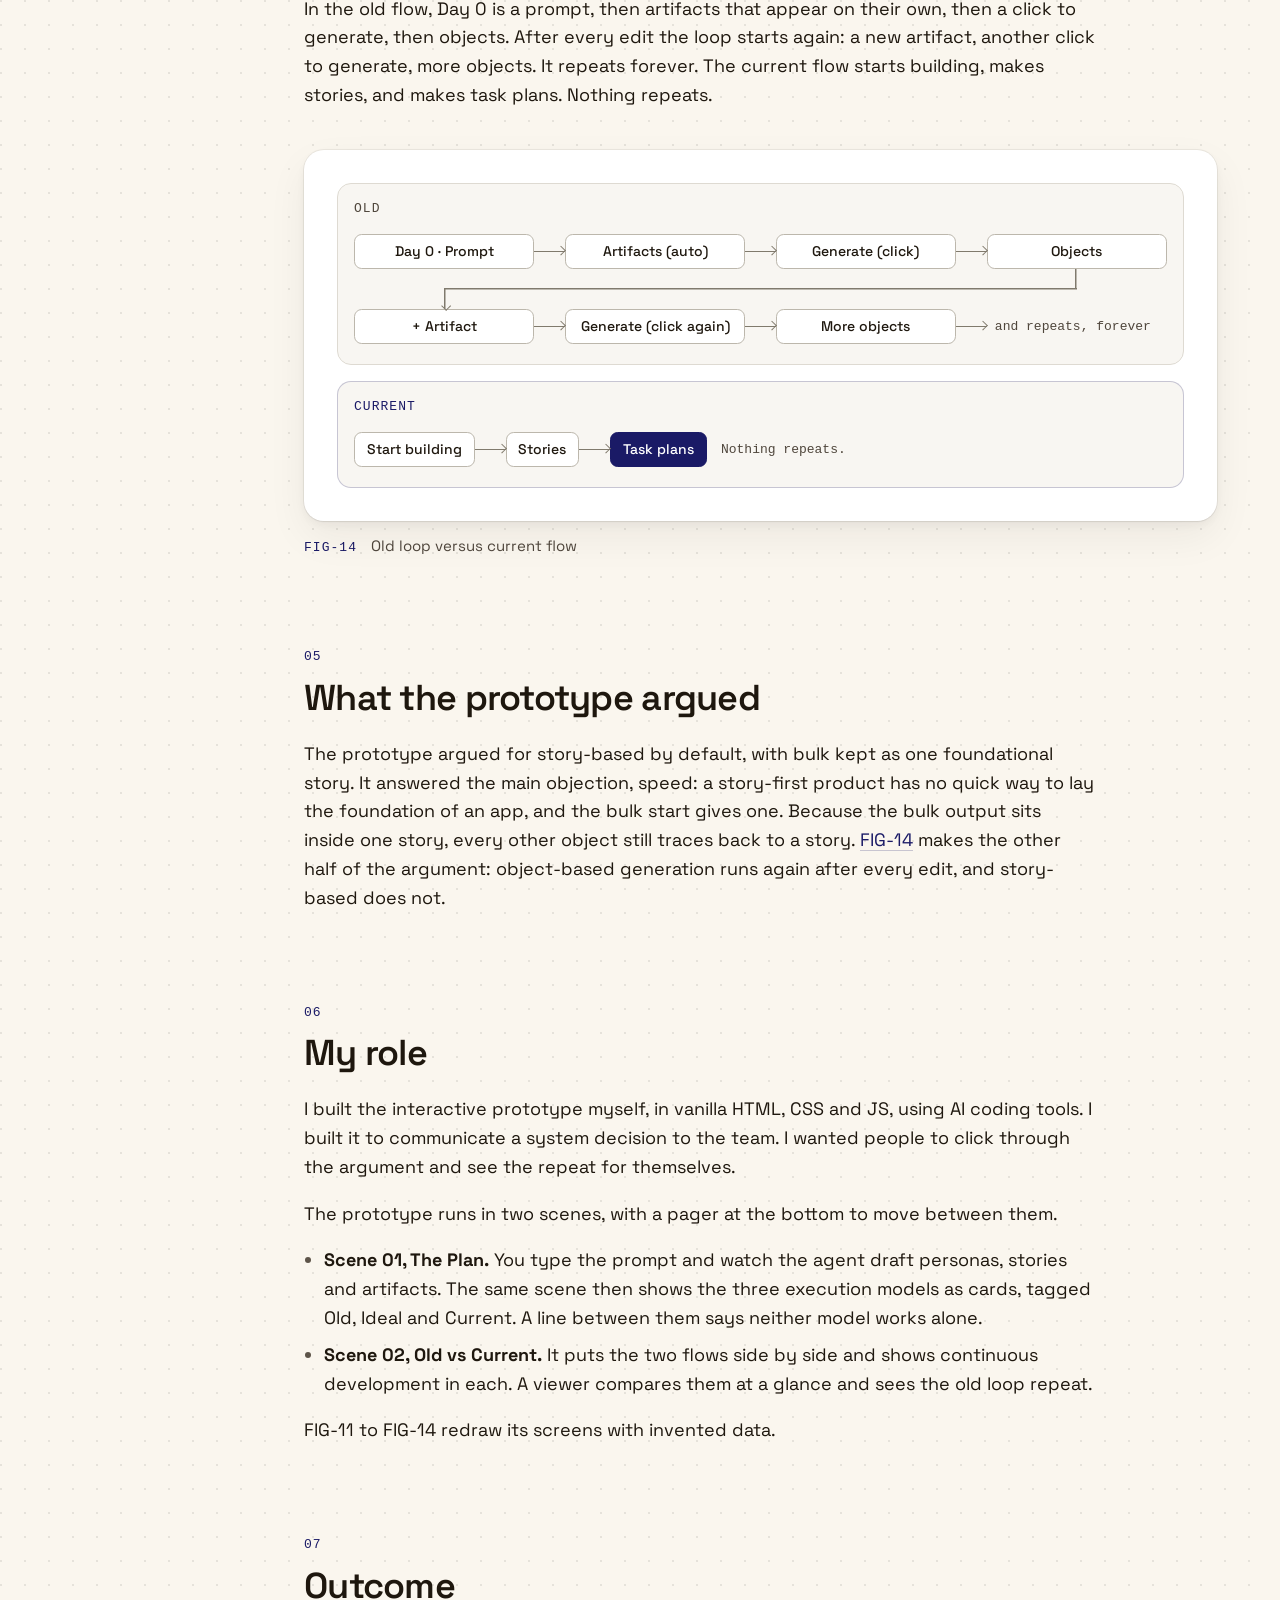
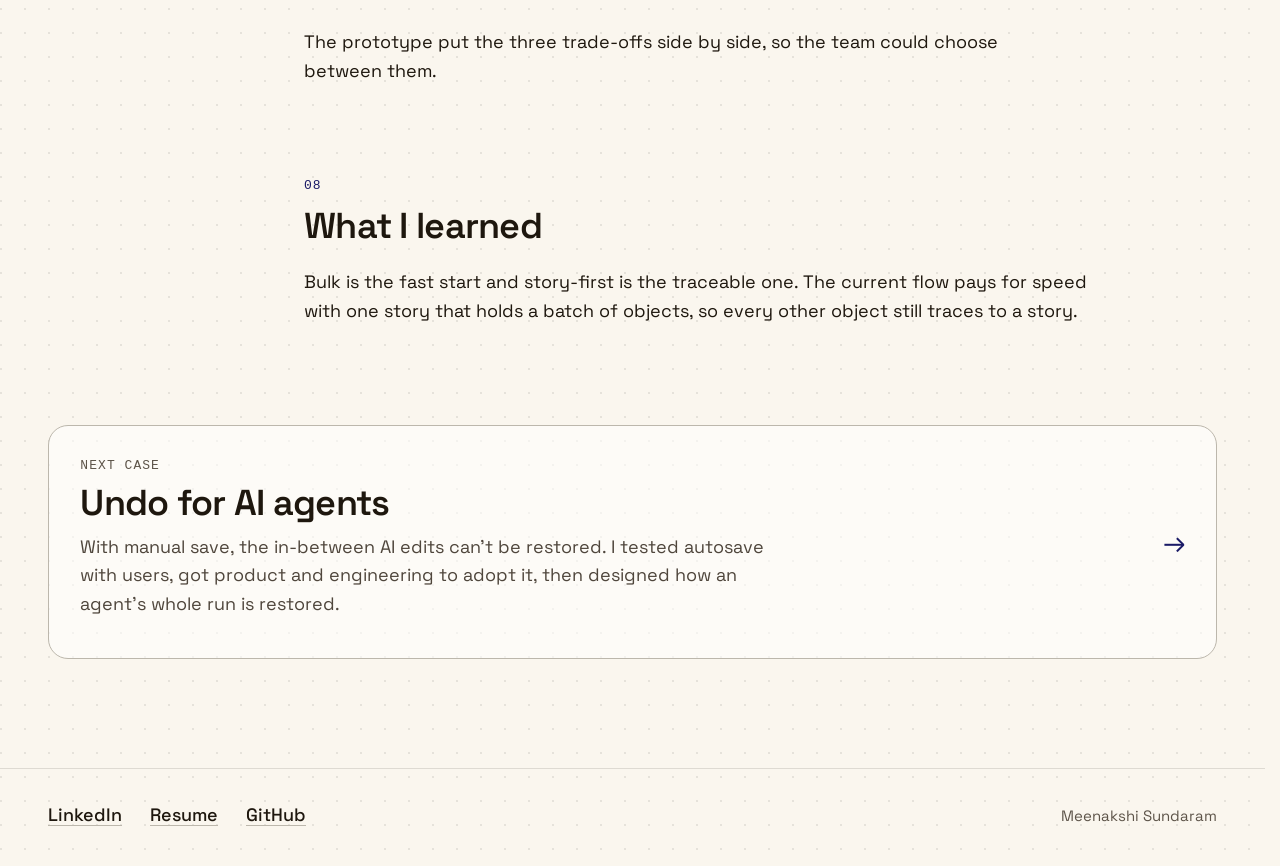
<file: prompt-to-working-app/index.html>
<!DOCTYPE html>
<html lang="en">
<head>
<meta charset="utf-8">
<meta name="viewport" content="width=device-width, initial-scale=1">
<title>From prompt to working app | Meenakshi Sundaram</title>
<meta name="description" content="I built a clickable prototype to compare three ways an AI agent can turn a plan into real app objects.">
<meta name="color-scheme" content="light">
<meta name="theme-color" content="#f8f5ee">
<link rel="canonical" href="https://meenakshisundaramm06.github.io/prompt-to-working-app/">
<meta property="og:type" content="article">
<meta property="og:site_name" content="Meenakshi Sundaram">
<meta property="og:title" content="From prompt to working app | Meenakshi Sundaram">
<meta property="og:description" content="I built a clickable prototype to compare three ways an AI agent can turn a plan into real app objects.">
<meta property="og:url" content="https://meenakshisundaramm06.github.io/prompt-to-working-app/">
<meta name="twitter:card" content="summary">
<link rel="icon" href="data:image/svg+xml,%3Csvg xmlns='http://www.w3.org/2000/svg' viewBox='0 0 32 32'%3E%3Crect width='32' height='32' rx='8' fill='%231A1A66'/%3E%3Cpath d='M8 23V9l8 9 8-9v14' fill='none' stroke='%23fff' stroke-width='2.4' stroke-linecap='round' stroke-linejoin='round'/%3E%3C/svg%3E">
<link rel="preload" href="../fonts/SpaceGrotesk-Variable.ttf" as="font" type="font/ttf" crossorigin>
<link rel="stylesheet" href="../assets/site.css">
<script src="../assets/site.js"></script>
</head>
<body class="content-grid">
<a class="skip-link" href="#main">Skip to content</a>

<header class="site-header full-width">
  <div class="bar">
    <a class="wordmark" href="../" aria-label="Meenakshi Sundaram, home">Meenakshi Sundaram</a>
    <nav class="nav" aria-label="Primary">
      <a href="../#work">Work</a>
      <a href="../#sharing">Sharing</a>
      <a href="../resume.pdf">Resume</a>
    </nav>
  </div>
</header>

<main id="main" class="full-width">
  <article class="case">

    <nav class="crumb" aria-label="Breadcrumb">
      <ol>
        <li><a href="../">Home</a></li>
        <li aria-current="page">From prompt to working app</li>
      </ol>
    </nav>

    <header class="case-head">
      <p class="eyebrow label">Case study 02</p>
      <h1>From prompt to working app</h1>
      <p class="case-summary">I built a clickable prototype to compare three ways an AI agent can turn a plan into real app objects.</p>
      <p class="context"><a href="https://docs.appian.com/suite/help/26.9/whats-new-composer.html" rel="noopener">Appian Composer</a> is Appian’s AI agent for building enterprise apps. It turns requirements and documents into a visual app plan, then generates records, process models and interfaces with AI.</p>

      <aside class="tldr" aria-labelledby="tldr-title">
        <p class="label" id="tldr-title">TL;DR</p>
        <ul>
          <li>One sentence becomes a plan, and a plan becomes objects. I compared three ways to do the second step.</li>
          <li>Bulk generation stays available for speed. Its output is held inside one story, so the model stays whole.</li>
          <li>I built the interactive prototype myself, to communicate a system decision to the team.</li>
        </ul>
      </aside>
    </header>

    <div class="case-layout">

      <nav class="toc" aria-label="On this page">
        <p class="label">On this page</p>
        <ol>
          <li><a href="#problem"><span>01</span><span>The problem</span></a></li>
          <li><a href="#models"><span>02</span><span>Three execution models</span></a></li>
          <li><a href="#hatch"><span>03</span><span>The bulk escape hatch</span></a></li>
          <li><a href="#loop"><span>04</span><span>Old loop versus current flow</span></a></li>
          <li><a href="#recommend"><span>05</span><span>What the prototype argued</span></a></li>
          <li><a href="#role"><span>06</span><span>My role</span></a></li>
          <li><a href="#outcome"><span>07</span><span>Outcome</span></a></li>
          <li><a href="#learned"><span>08</span><span>What I learned</span></a></li>
        </ol>
      </nav>

      <div class="prose">

        <section id="problem" aria-labelledby="problem-title">
          <h2 id="problem-title" class="reveal"><span class="sec-num label">01</span>The problem</h2>
          <p>You type one sentence: “Build an expense management app.” The agent drafts a plan first.</p>
          <p>The agent first drafts personas: Employee, Manager and Finance. It also drafts stories: submit an expense, review and approve, track team budget, export a monthly summary. Those produce artifacts: rough layouts, goals for each persona, workflows, business rules, a data model, and automation.</p>
          <p>Then something has to turn all of that into real objects on the platform. That step decides how the product behaves after the first build. Each later edit has to reach the objects too, so the step runs again and again.</p>

          <!-- FIG-11 -->
          <figure class="fig reveal" id="fig-11">
            <div class="fig-card" role="img" aria-label="A prompt for an expense app leads to three personas and four stories, which produce six kinds of planning artifacts.">
              <div class="plan">
                <p class="fig-title">One sentence in, six kinds of planning artifacts out</p>
                <div class="prompt">
                  <span class="prompt-field"><span class="label">You type</span><span class="prompt-text">Build an expense management app.</span></span>
                  <span class="send"><svg viewBox="0 0 24 24" fill="none" stroke="currentColor" stroke-width="2.4" stroke-linecap="round" stroke-linejoin="round"><path d="M12 19V5M5 12l7-7 7 7"/></svg></span>
                </div>
                <span class="link" data-dir="down"></span>
                <div class="plan-flow">
                  <div class="panel">
                    <p class="label">Personas</p>
                    <div class="chips"><span class="node">Employee</span><span class="node">Manager</span><span class="node">Finance</span></div>
                    <p class="label sub-label">Stories</p>
                    <ol class="stories">
                      <li><b>01</b>Submit an expense</li>
                      <li><b>02</b>Review &amp; approve</li>
                      <li><b>03</b>Track team budget</li>
                      <li><b>04</b>Export monthly summary</li>
                    </ol>
                  </div>
                  <span class="link" data-dir="down"></span>
                  <span class="link" data-dir="right"></span>
                  <div class="panel is-artifacts">
                    <p class="label">Artifacts</p>
                    <div class="artifacts">
                      <div class="artifact"><span class="artifact-name">UI Preview</span><span class="artifact-sub">rough layouts</span></div>
                      <div class="artifact"><span class="artifact-name">Goals</span><span class="artifact-sub">per persona</span></div>
                      <div class="artifact"><span class="artifact-name">Workflows</span><span class="artifact-sub">submit → review → pay</span></div>
                      <div class="artifact"><span class="artifact-name">Business Rules</span></div>
                      <div class="artifact"><span class="artifact-name">Data Model</span><span class="artifact-sub">tables, fields, relationships</span></div>
                      <div class="artifact"><span class="artifact-name">Automation</span><span class="artifact-sub">notifications, sync jobs</span></div>
                    </div>
                  </div>
                </div>
              </div>
            </div>
            <figcaption><span class="label">FIG-11</span><span>Scene 01, The Plan</span></figcaption>
          </figure>
        </section>

        <section id="models" aria-labelledby="models-title">
          <h2 id="models-title" class="reveal"><span class="sec-num label">02</span>Three execution models</h2>

          <!-- FIG-12 -->
          <figure class="fig reveal" id="fig-12">
            <div class="fig-card" role="img" aria-label="Three cards compare how a plan becomes objects: old object-by-type, ideal story-by-story, and current story-based with one bulk story. Neither the old nor the ideal model works alone, so the current one sits in the middle.">
              <div class="models">
                <div class="panel model" data-model="old">
                  <div class="model-head">
                    <span class="chip" data-tone="mono">Old · How it started</span>
                    <p class="model-title">Object-based</p>
                  </div>
                  <ul class="map model-vis">
                    <li><span>personas</span><span class="link"></span><span class="chip" data-tone="mono">user groups</span></li>
                    <li><span>UI preview</span><span class="link"></span><span class="chip" data-tone="mono">screens</span></li>
                    <li><span>workflows</span><span class="link"></span><span class="chip" data-tone="mono">process flows</span></li>
                    <li><span>rules</span><span class="link"></span><span class="chip" data-tone="mono">rule objects</span></li>
                    <li><span>data model</span><span class="link"></span><span class="chip" data-tone="mono">data tables</span></li>
                  </ul>
                  <p class="label cmp-foot">Bulk. Stories have no say.</p>
                </div>

                <div class="panel model" data-model="ideal">
                  <div class="model-head">
                    <span class="chip" data-tone="mono">Ideal · Story-only</span>
                    <p class="model-title">Story-based</p>
                  </div>
                  <div class="model-vis">
                    <span class="node" data-tone="solid">Submit an expense</span>
                    <div class="task-plan">
                      <p class="label">Task plan</p>
                      <ul>
                        <li><span>Build the form</span><span class="chip" data-tone="mono">Screen</span></li>
                        <li><span>Route for approval</span><span class="chip" data-tone="mono">Process flow</span></li>
                        <li><span>Store the data</span><span class="chip" data-tone="mono">Data table</span></li>
                      </ul>
                    </div>
                  </div>
                  <p class="label cmp-foot">One story, one task plan. No bulk path.</p>
                </div>

                <p class="bridge">Neither works alone, so the current flow sits in between.</p>

                <div class="panel model" data-model="current" data-good>
                  <div class="model-head">
                    <span class="chip" data-tone="accent">Current</span>
                    <p class="model-title">Story-based, with a bulk escape hatch</p>
                  </div>
                  <div class="model-vis">
                    <span class="node" data-tone="solid">Submit an expense</span>
                    <div class="task-plan">
                      <p class="label">Task plan</p>
                      <ul>
                        <li><span>Build the form</span><span class="chip" data-tone="mono">Screen</span></li>
                        <li><span>Route for approval</span><span class="chip" data-tone="mono">Process flow</span></li>
                        <li><span>Store the data</span><span class="chip" data-tone="mono">Data table</span></li>
                      </ul>
                    </div>
                    <div class="bulk-story">
                    <span class="chip" data-tone="accent">In progress</span>
                      <span class="node" data-tone="dashed">Create foundational objects</span>
                    </div>
                  </div>
                  <p class="label cmp-foot">Story-based by default. Bulk runs inside one story.</p>
                </div>
              </div>
            </div>
            <figcaption><span class="label">FIG-12</span><span>Three ways to turn the plan into objects</span></figcaption>
          </figure>

          <p><strong>Old: object-based.</strong> <span class="k">What:</span> generate by object type. Each artifact maps one to one to a platform object. A wizard lets you pick types and generate them in bulk. <span class="k">Why:</span> it is fast and simple to explain. <span class="k">Trade-off:</span> stories have no say, so the objects don’t trace back to what users asked for.</p>
          <p><strong>Ideal: story-based.</strong> <span class="k">What:</span> every story plans and builds its own objects. One story gets one task plan, and each task is one object. <span class="k">Why:</span> work stays tied to the story it serves, so the app grows story by story. <span class="k">Trade-off:</span> there is no bulk path, so there is no quick way to lay the foundation.</p>
          <p><strong>Current: story-based, with a bulk escape hatch.</strong> <span class="k">What:</span> story-based by default. When speed matters, bulk still runs, but its output sits inside one foundational story. <span class="k">Why:</span> people get speed when they need it, and the story model stays whole. <span class="k">Trade-off:</span> one story holds a batch of objects that don’t map to individual stories.</p>
        </section>

        <section id="hatch" aria-labelledby="hatch-title">
          <h2 id="hatch-title" class="reveal"><span class="sec-num label">03</span>The bulk escape hatch</h2>
          <p>I treat the hatch as a design trade-off. Bulk generation stays available for speed. Its output is held inside one story, so the model stays whole.</p>
          <p>The user makes the choice at the start: build foundational objects in bulk, or build from scratch, story first. If they pick bulk, one card lands on the board, “Create foundational objects”, in In Progress. Every other card is a normal story.</p>

          <!-- FIG-13 -->
          <figure class="fig reveal" id="fig-13">
            <div class="fig-card" role="img" aria-label="A start choice between bulk and story-first. Choosing bulk puts one card, Create foundational objects, in the In Progress column, beside normal story cards.">
              <div class="start">
                <div class="panel">
                  <p class="label">How do you want to start?</p>
                  <div class="radio-card" data-on><i class="rdot"></i><span>Build foundational objects in bulk</span></div>
                  <div class="radio-card"><i class="rdot"></i><span>Build from scratch, story first</span></div>
                </div>
                <div class="panel">
                  <div class="board">
                    <div class="board-col">
                      <p class="label">To do</p>
                      <div class="kcard">Submit an expense</div>
                      <div class="kcard">Review &amp; approve</div>
                      <div class="kcard">Track team budget</div>
                    </div>
                    <div class="board-col">
                      <p class="label">In progress</p>
                      <div class="kcard" data-active>Create foundational objects</div>
                    </div>
                    <div class="board-col">
                      <p class="label">Done</p>
                      <div class="kcard" data-ghost></div>
                    </div>
                  </div>
                </div>
              </div>
            </div>
            <figcaption><span class="label">FIG-13</span><span>The start choice and the board</span></figcaption>
          </figure>
        </section>

        <section id="loop" aria-labelledby="loop-title">
          <h2 id="loop-title" class="reveal"><span class="sec-num label">04</span>Old loop versus current flow</h2>
          <p>Continuous development is where the two models split. Story-based can include a bulk run at the start. After that, every later object arrives through a story.</p>
          <p>In the old flow, Day 0 is a prompt, then artifacts that appear on their own, then a click to generate, then objects. After every edit the loop starts again: a new artifact, another click to generate, more objects. It repeats forever. The current flow starts building, makes stories, and makes task plans. Nothing repeats.</p>

          <!-- FIG-14 -->
          <figure class="fig reveal" id="fig-14">
            <div class="fig-card">
                <div class="lanes" role="img" aria-label="The old flow repeats generate-and-click after every edit. The current flow runs from start to stories to task plans once.">
                  <div class="panel">
                    <p class="label">Old</p>
                    <div class="loop">
                      <span class="node">Day 0 · Prompt</span><span class="link"></span>
                      <span class="node">Artifacts (auto)</span><span class="link"></span>
                      <span class="node">Generate (click)</span><span class="link"></span>
                      <span class="node">Objects</span>
                      <span class="turn"></span>
                      <span class="node">+ Artifact</span><span class="link"></span>
                      <span class="node">Generate (click again)</span><span class="link"></span>
                      <span class="node">More objects</span><span class="link"></span>
                      <span class="note">and repeats, forever</span>
                    </div>
                  </div>
                  <div class="panel" data-good>
                    <p class="label">Current</p>
                    <div class="lane-flow">
                      <span class="node">Start building</span><span class="link"></span>
                      <span class="node">Stories</span><span class="link"></span>
                      <span class="node" data-tone="accent">Task plans</span>
                      <span class="note">Nothing repeats.</span>
                    </div>
                  </div>
                </div>
            </div>
            <figcaption><span class="label">FIG-14</span><span>Old loop versus current flow</span></figcaption>
          </figure>
        </section>

        <section id="recommend" aria-labelledby="recommend-title">
          <h2 id="recommend-title" class="reveal"><span class="sec-num label">05</span>What the prototype argued</h2>
          <p>The prototype argued for story-based by default, with bulk kept as one foundational story. It answered the main objection, speed: a story-first product has no quick way to lay the foundation of an app, and the bulk start gives one. Because the bulk output sits inside one story, every other object still traces back to a story. <a href="#fig-14">FIG-14</a> makes the other half of the argument: object-based generation runs again after every edit, and story-based does not.</p>
        </section>

        <section id="role" aria-labelledby="role-title">
          <h2 id="role-title" class="reveal"><span class="sec-num label">06</span>My role</h2>
          <p>I built the interactive prototype myself, in vanilla HTML, CSS and JS, using AI coding tools. I built it to communicate a system decision to the team. I wanted people to click through the argument and see the repeat for themselves.</p>
          <p>The prototype runs in two scenes, with a pager at the bottom to move between them.</p>
          <ul>
            <li><strong>Scene 01, The Plan.</strong> You type the prompt and watch the agent draft personas, stories and artifacts. The same scene then shows the three execution models as cards, tagged Old, Ideal and Current. A line between them says neither model works alone.</li>
            <li><strong>Scene 02, Old vs Current.</strong> It puts the two flows side by side and shows continuous development in each. A viewer compares them at a glance and sees the old loop repeat.</li>
          </ul>
          <p>FIG-11 to FIG-14 redraw its screens with invented data.</p>
        </section>

        <section id="outcome" aria-labelledby="outcome-title">
          <h2 id="outcome-title" class="reveal"><span class="sec-num label">07</span>Outcome</h2>
          <p>The prototype put the three trade-offs side by side, so the team could choose between them.</p>
        </section>

        <section id="learned" aria-labelledby="learned-title">
          <h2 id="learned-title" class="reveal"><span class="sec-num label">08</span>What I learned</h2>
          <p>Bulk is the fast start and story-first is the traceable one. The current flow pays for speed with one story that holds a batch of objects, so every other object still traces to a story.</p>
        </section>

      </div>
    </div>

    <nav class="next-case reveal" aria-label="Next case">
      <a href="../undo-for-ai-agents/">
        <span class="label">Next case</span>
        <span class="next-title">Undo for AI agents</span>
        <span class="next-hook">With manual save, the in-between AI edits can’t be restored. I tested autosave with users, got product and engineering to adopt it, then designed how an agent’s whole run is restored.</span>
        <span class="next-go" aria-hidden="true">→</span>
      </a>
    </nav>

  </article>
</main>

<footer class="site-footer full-width">
  <div class="bar">
    <ul class="footer-links" aria-label="Links">
      <li><a href="https://www.linkedin.com/in/meenakshisundarams/" rel="noopener">LinkedIn</a></li>
      <li><a href="../resume.pdf">Resume</a></li>
      <li><a href="https://github.com/meenakshisundaramm06" rel="noopener">GitHub</a></li>
    </ul>
    <p class="footer-name">Meenakshi Sundaram</p>
  </div>
</footer>

</body>
</html>
</file>
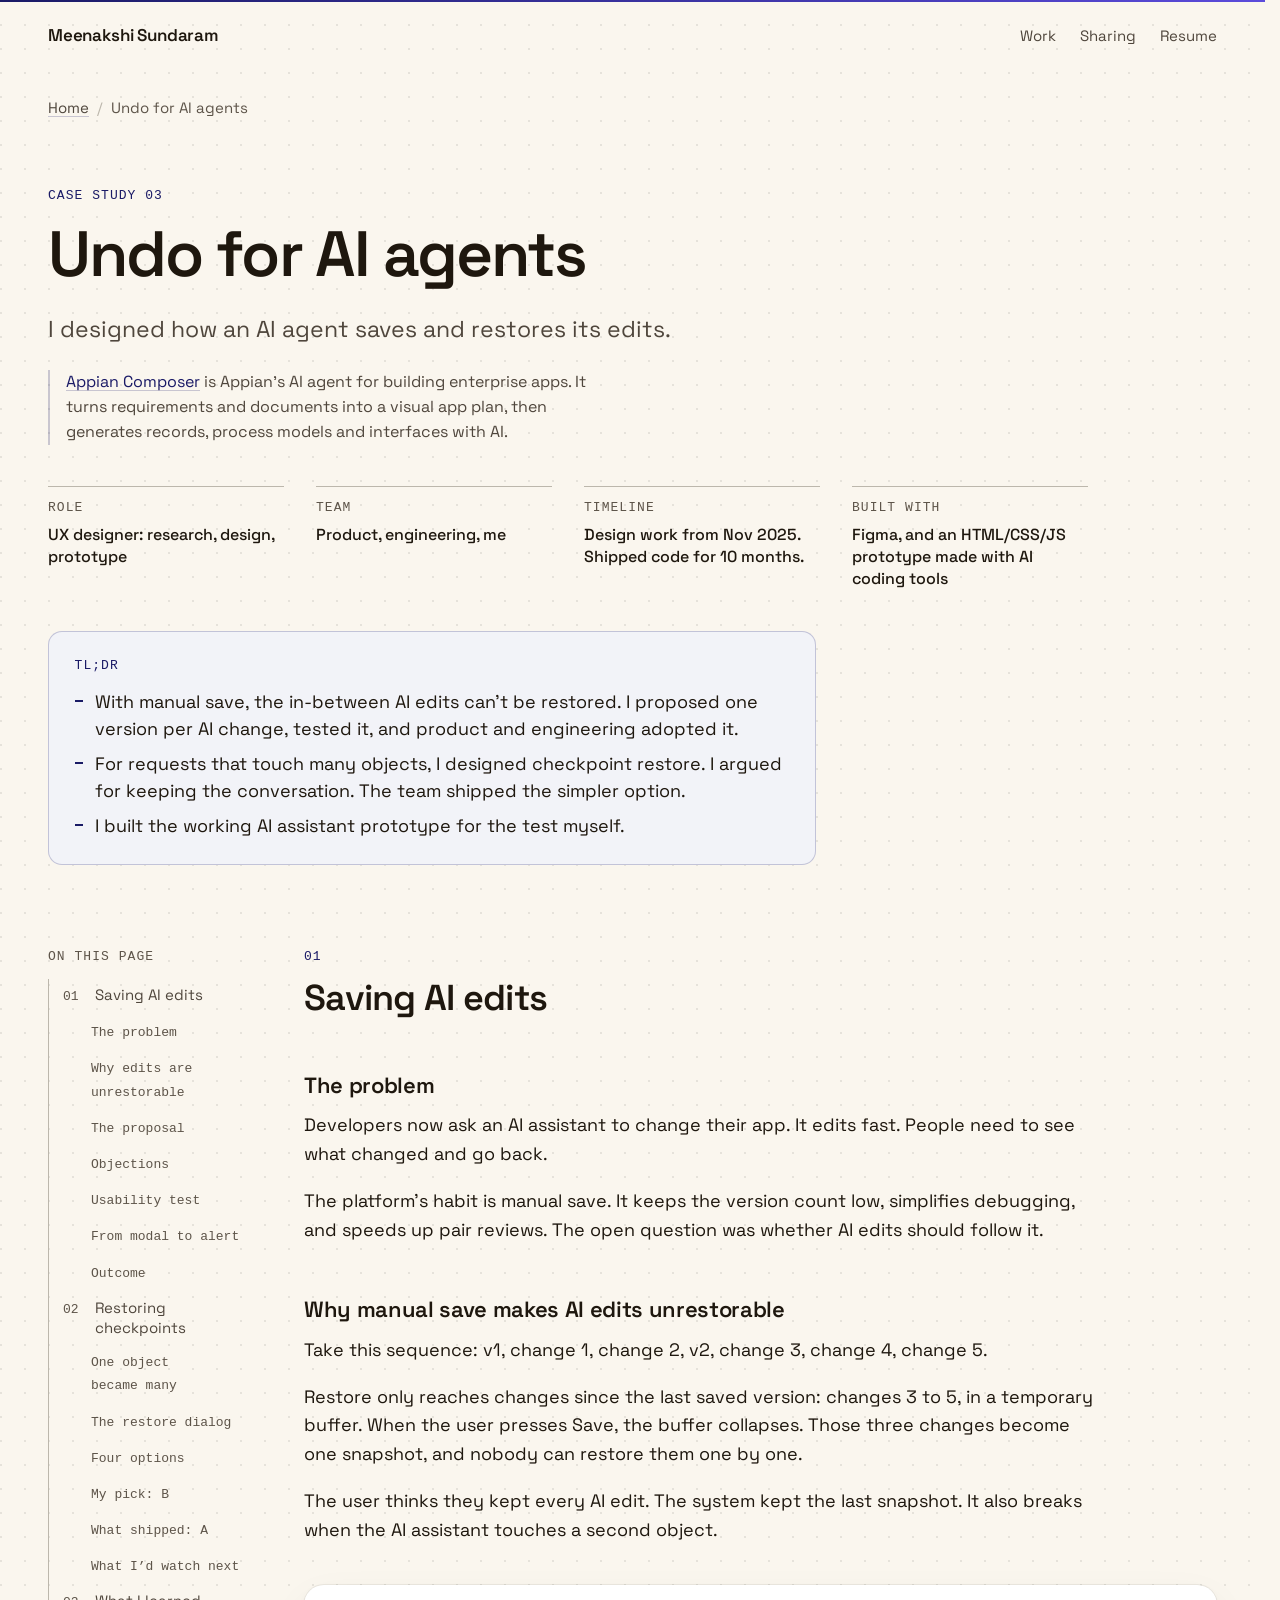
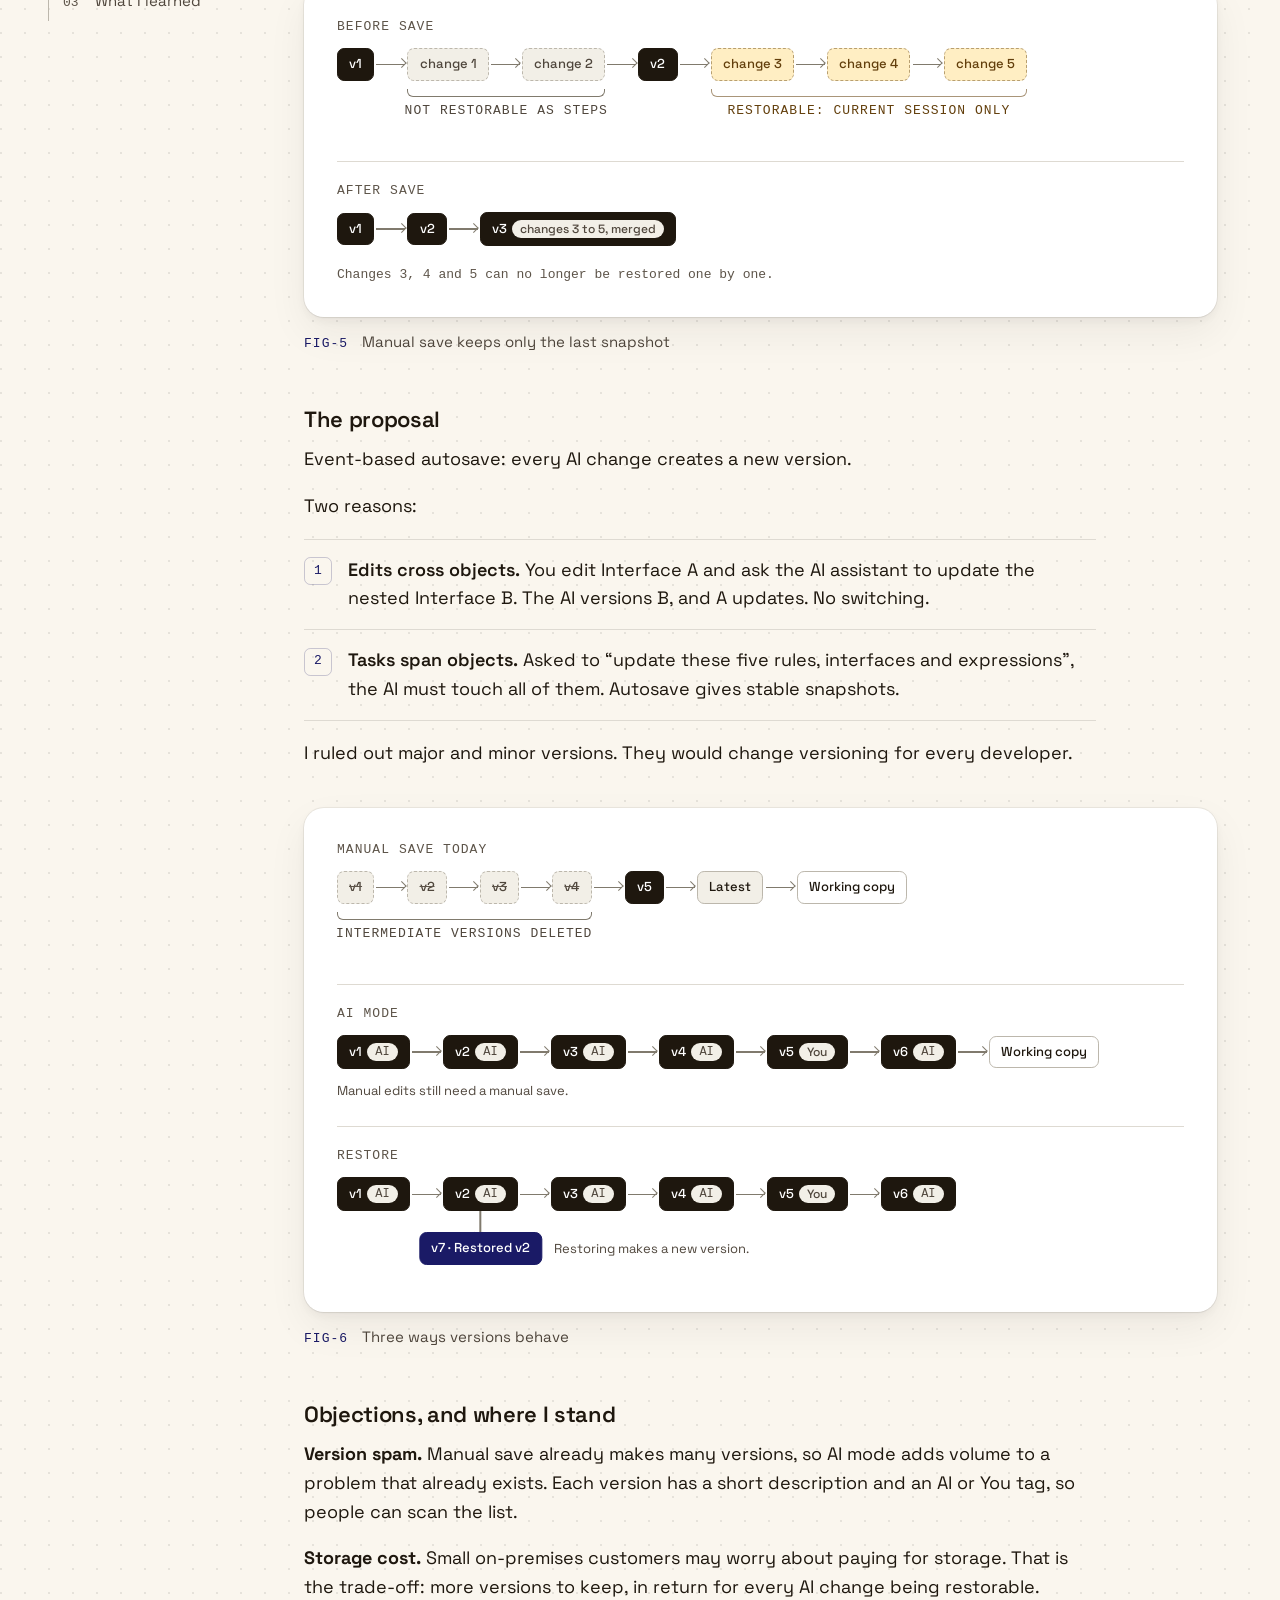
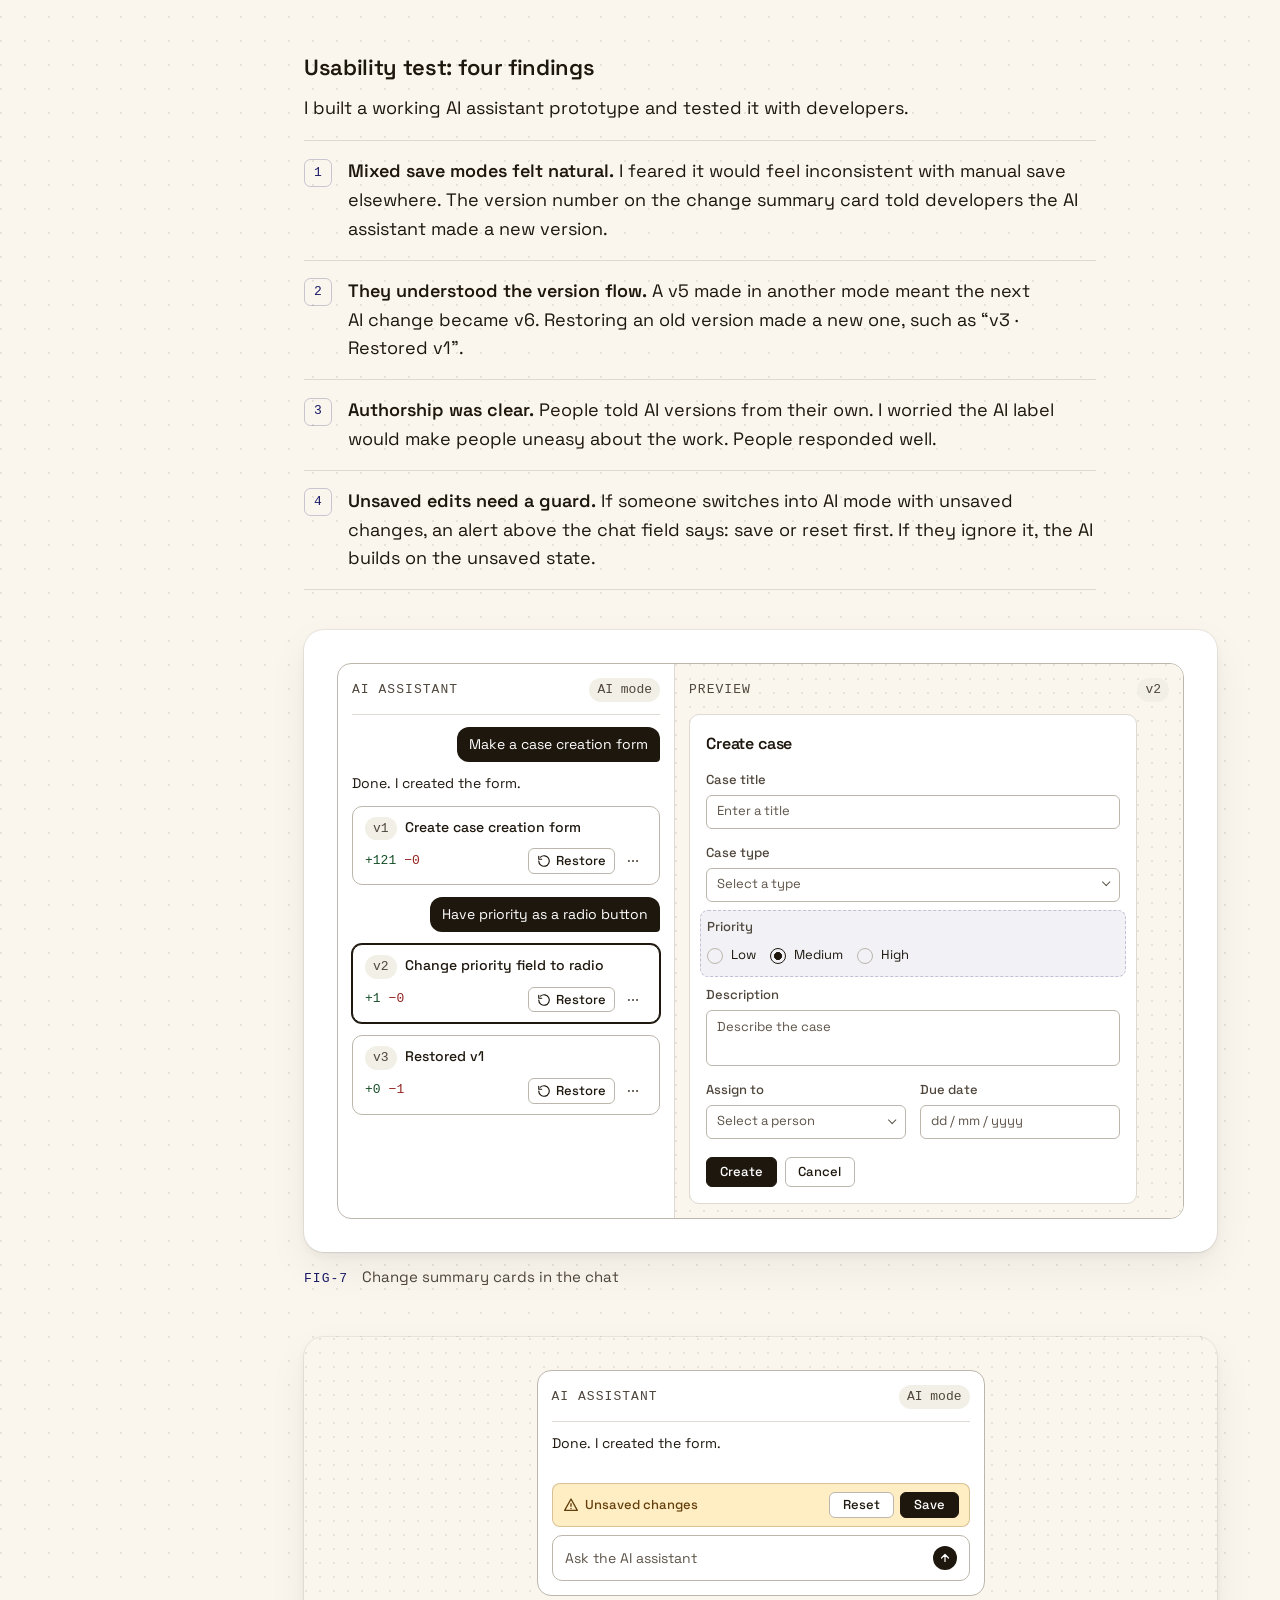
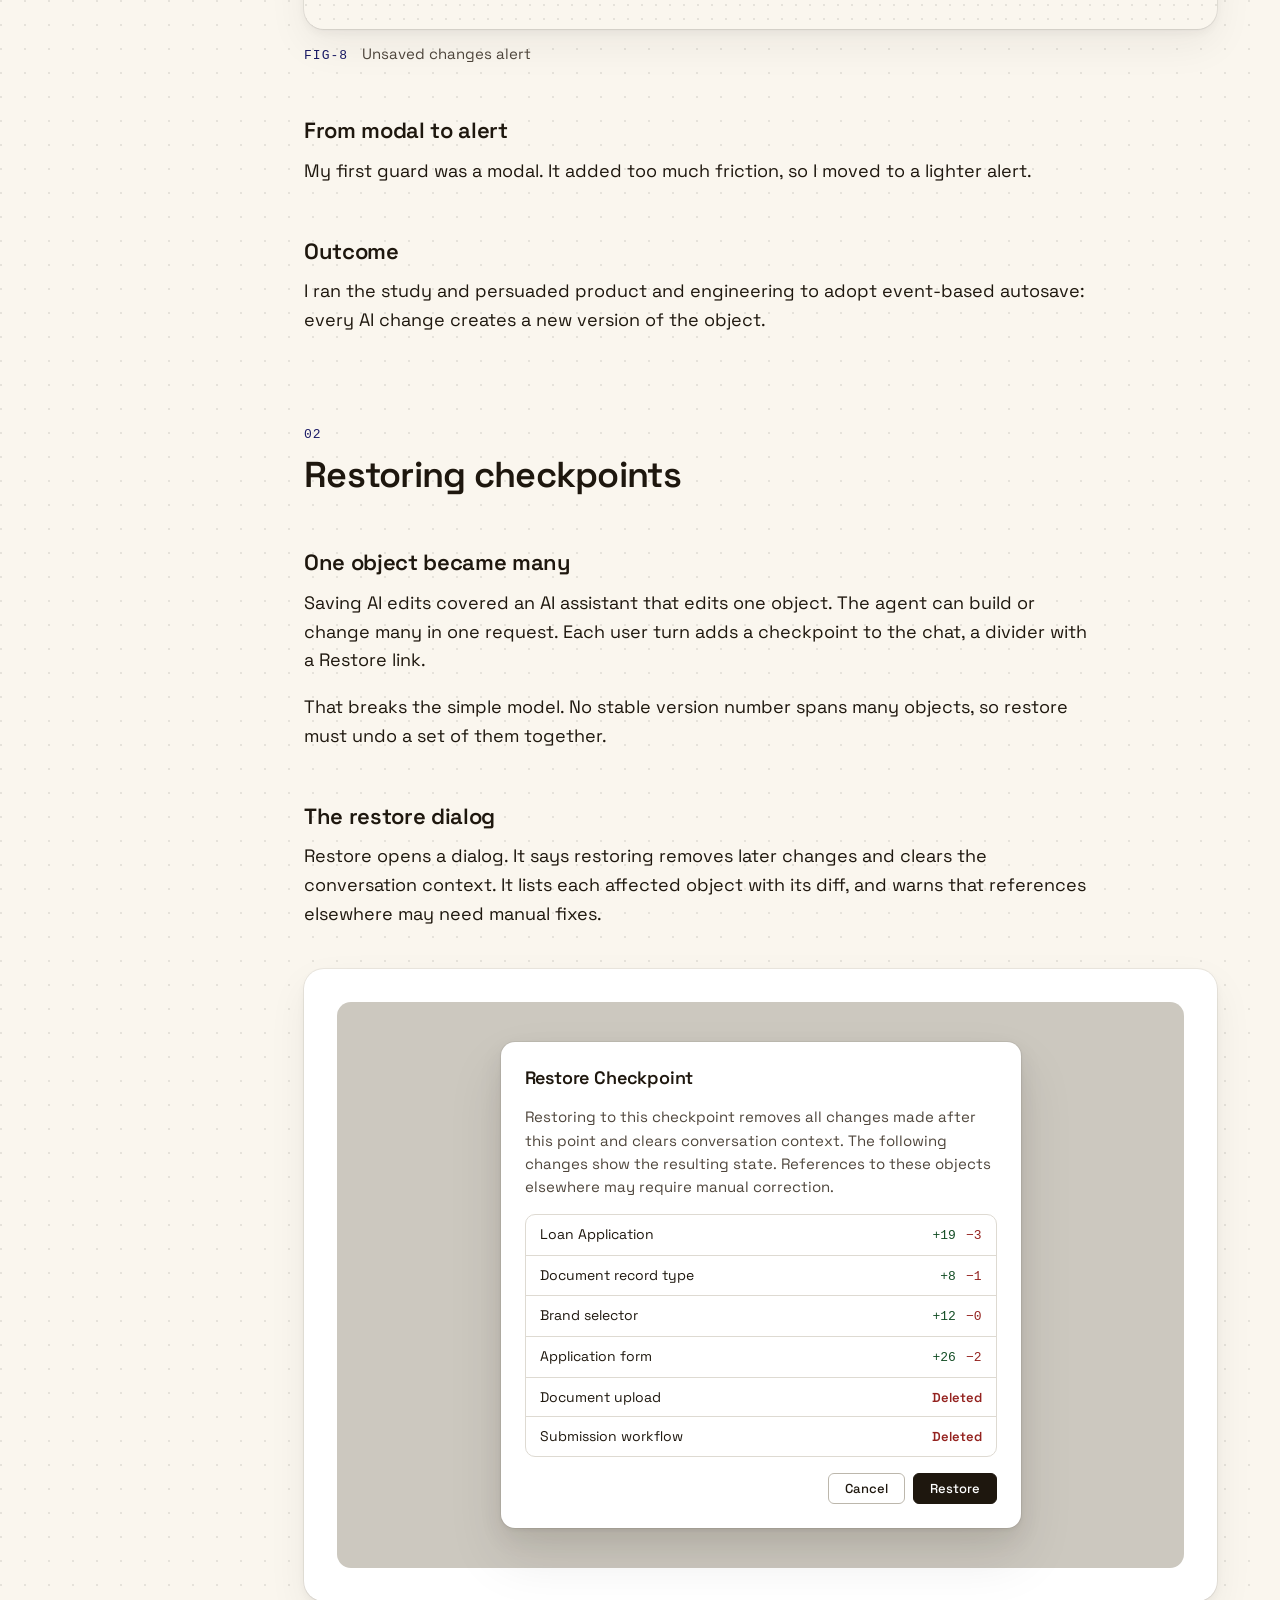
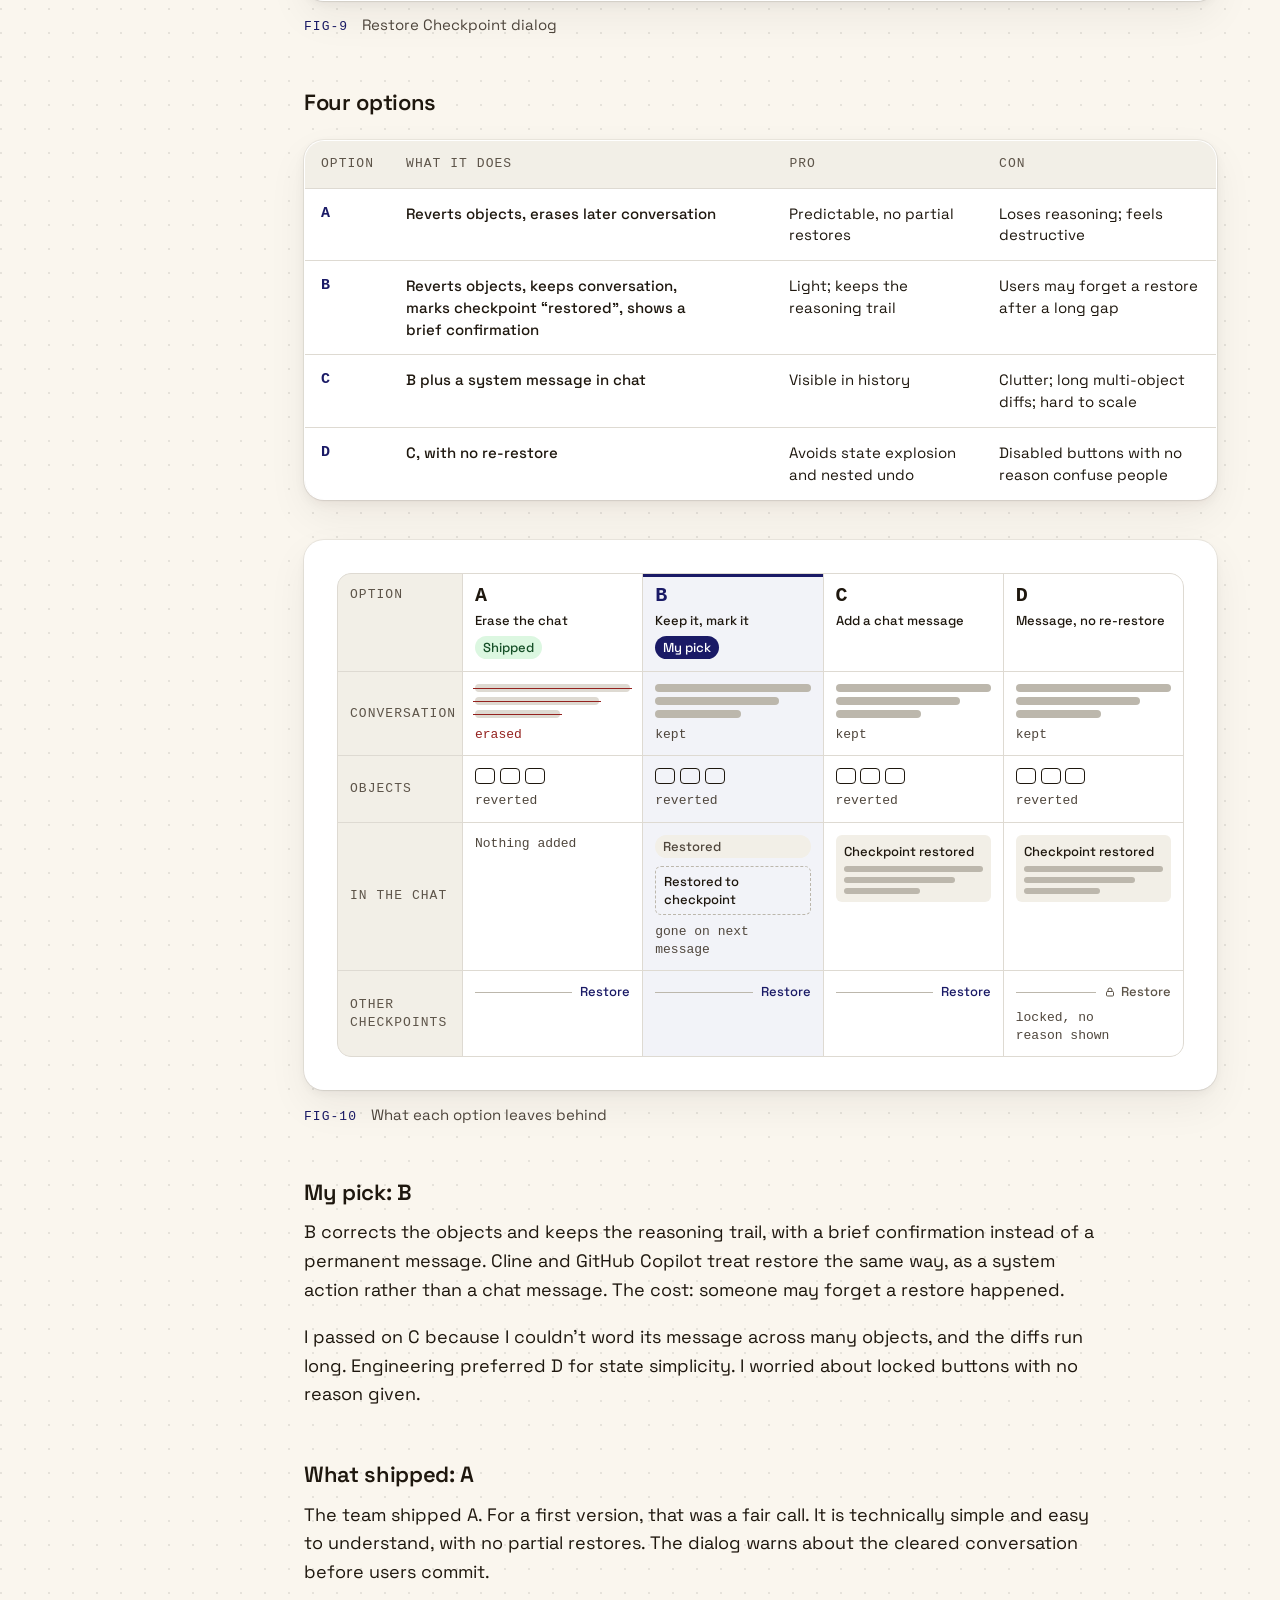
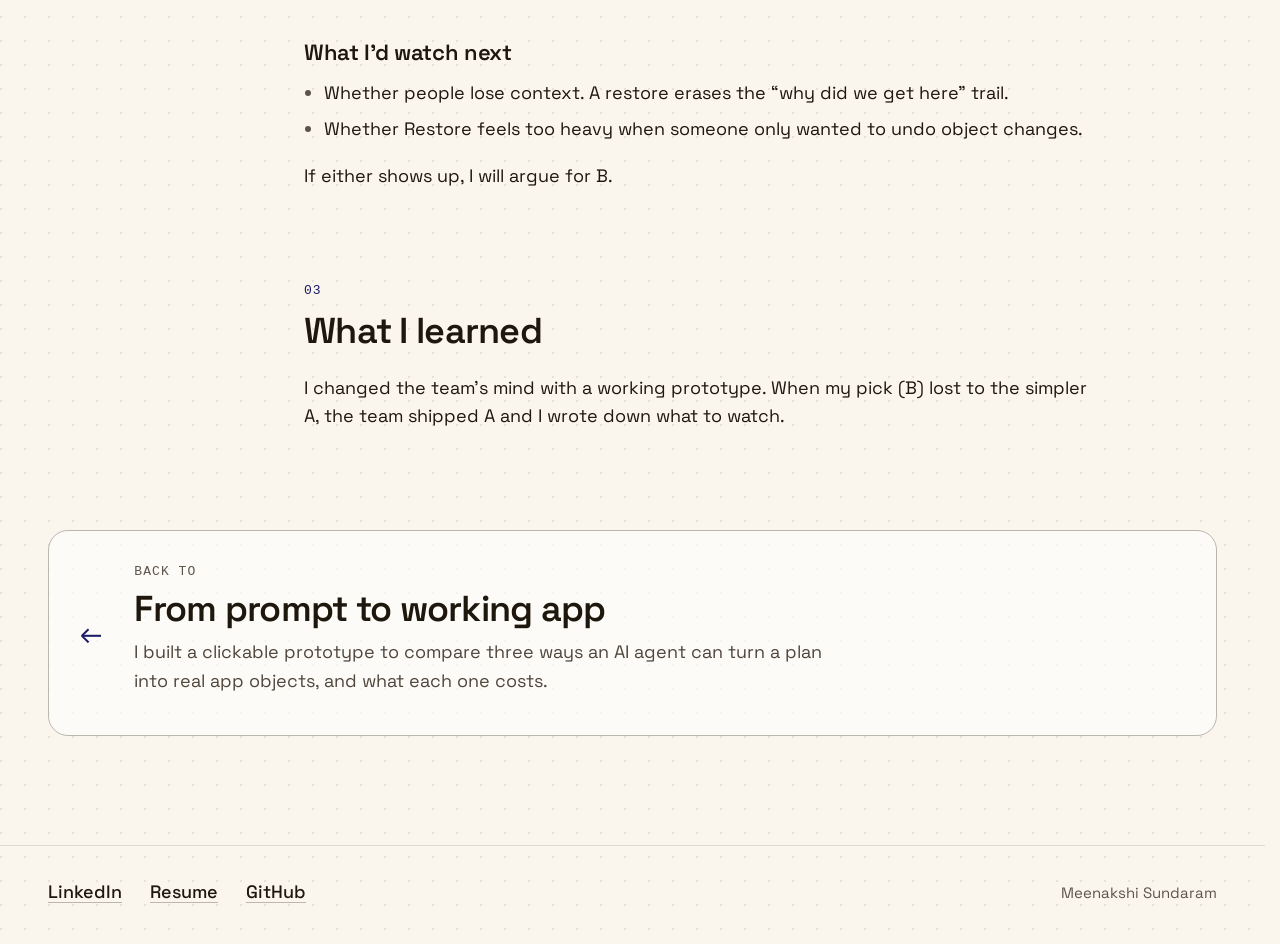
<file: undo-for-ai-agents/index.html>
<!DOCTYPE html>
<html lang="en">
<head>
<meta charset="utf-8">
<meta name="viewport" content="width=device-width, initial-scale=1">
<title>Undo for AI agents | Meenakshi Sundaram</title>
<meta name="description" content="I designed how Appian Composer, an AI agent that builds enterprise apps, saves and restores its edits.">
<meta name="color-scheme" content="light">
<meta name="theme-color" content="#f8f5ee">
<link rel="canonical" href="https://meenakshisundaramm06.github.io/undo-for-ai-agents/">
<meta property="og:type" content="article">
<meta property="og:site_name" content="Meenakshi Sundaram">
<meta property="og:title" content="Undo for AI agents | Meenakshi Sundaram">
<meta property="og:description" content="I designed how Appian Composer, an AI agent that builds enterprise apps, saves and restores its edits.">
<meta property="og:url" content="https://meenakshisundaramm06.github.io/undo-for-ai-agents/">
<meta name="twitter:card" content="summary">
<link rel="icon" href="data:image/svg+xml,%3Csvg xmlns='http://www.w3.org/2000/svg' viewBox='0 0 32 32'%3E%3Crect width='32' height='32' rx='8' fill='%231A1A66'/%3E%3Cpath d='M8 23V9l8 9 8-9v14' fill='none' stroke='%23fff' stroke-width='2.4' stroke-linecap='round' stroke-linejoin='round'/%3E%3C/svg%3E">
<link rel="preload" href="../fonts/SpaceGrotesk-Variable.ttf" as="font" type="font/ttf" crossorigin>
<link rel="stylesheet" href="../assets/site.css">
<script src="../assets/site.js"></script>
</head>
<body class="content-grid">
<a class="skip-link" href="#main">Skip to content</a>

<header class="site-header full-width">
  <div class="bar">
    <a class="wordmark" href="../" aria-label="Meenakshi Sundaram, home">Meenakshi Sundaram</a>
    <nav class="nav" aria-label="Primary">
      <a href="../#work">Work</a>
      <a href="../#sharing">Sharing</a>
      <a href="../resume.pdf">Resume</a>
    </nav>
  </div>
</header>

<main id="main" class="full-width">
  <article class="case">

    <nav class="crumb" aria-label="Breadcrumb">
      <ol>
        <li><a href="../">Home</a></li>
        <li aria-current="page">Undo for AI agents</li>
      </ol>
    </nav>

    <header class="case-head">
      <p class="eyebrow label">Case study 03</p>
      <h1>Undo for AI agents</h1>
      <p class="case-summary">I designed how an AI agent saves and restores its edits.</p>
      <p class="context"><a href="https://docs.appian.com/suite/help/26.9/whats-new-composer.html" rel="noopener">Appian Composer</a> is Appian’s AI agent for building enterprise apps. It turns requirements and documents into a visual app plan, then generates records, process models and interfaces with AI.</p>

      <dl class="meta">
        <div><dt class="label">Role</dt><dd>UX designer: research, design, prototype</dd></div>
        <div><dt class="label">Team</dt><dd>Product, engineering, me</dd></div>
        <div><dt class="label">Timeline</dt><dd>Design work from Nov 2025. Shipped code for 10 months.</dd></div>
        <div><dt class="label">Built with</dt><dd>Figma, and an HTML/CSS/JS prototype made with AI coding tools</dd></div>
      </dl>

      <aside class="tldr" aria-labelledby="tldr-title">
        <p class="label" id="tldr-title">TL;DR</p>
        <ul>
          <li>With manual save, the in-between AI edits can’t be restored. I proposed one version per AI change, tested it, and product and engineering adopted it.</li>
          <li>For requests that touch many objects, I designed checkpoint restore. I argued for keeping the conversation. The team shipped the simpler option.</li>
          <li>I built the working AI assistant prototype for the test myself.</li>
        </ul>
      </aside>
    </header>

    <div class="case-layout">

      <nav class="toc" aria-label="On this page">
        <p class="label">On this page</p>
        <ol>
          <li>
            <a href="#saving"><span>01</span><span>Saving AI edits</span></a>
            <ol>
              <li><a href="#problem"><span>The problem</span></a></li>
              <li><a href="#why-unrestorable"><span>Why edits are unrestorable</span></a></li>
              <li><a href="#proposal"><span>The proposal</span></a></li>
              <li><a href="#objections"><span>Objections</span></a></li>
              <li><a href="#test"><span>Usability test</span></a></li>
              <li><a href="#alert"><span>From modal to alert</span></a></li>
              <li><a href="#outcome"><span>Outcome</span></a></li>
            </ol>
          </li>
          <li>
            <a href="#restoring"><span>02</span><span>Restoring checkpoints</span></a>
            <ol>
              <li><a href="#many"><span>One object became many</span></a></li>
              <li><a href="#dialog"><span>The restore dialog</span></a></li>
              <li><a href="#options"><span>Four options</span></a></li>
              <li><a href="#pick"><span>My pick: B</span></a></li>
              <li><a href="#shipped"><span>What shipped: A</span></a></li>
              <li><a href="#watch"><span>What I’d watch next</span></a></li>
            </ol>
          </li>
          <li><a href="#learned"><span>03</span><span>What I learned</span></a></li>
        </ol>
      </nav>

      <div class="prose">

        <section id="saving" aria-labelledby="saving-title">
          <h2 id="saving-title" class="reveal"><span class="sec-num label">01</span>Saving AI edits</h2>

          <h3 id="problem">The problem</h3>
          <p>Developers now ask an AI assistant to change their app. It edits fast. People need to see what changed and go back.</p>
          <p>The platform’s habit is manual save. It keeps the version count low, simplifies debugging, and speeds up pair reviews. The open question was whether AI edits should follow it.</p>

          <h3 id="why-unrestorable">Why manual save makes AI edits unrestorable</h3>
          <p>Take this sequence: v1, change 1, change 2, v2, change 3, change 4, change 5.</p>
          <p>Restore only reaches changes since the last saved version: changes 3 to 5, in a temporary buffer. When the user presses Save, the buffer collapses. Those three changes become one snapshot, and nobody can restore them one by one.</p>
          <p>The user thinks they kept every AI edit. The system kept the last snapshot. It also breaks when the AI assistant touches a second object.</p>

          <!-- FIG-5 -->
          <figure class="fig reveal" id="fig-5">
            <div class="fig-card">
              <div role="img" aria-label="Two rows of version chips. Before Save, changes 3 to 5 are marked as the only restorable ones. After Save, they merge into a single version, v3.">
                <div class="rail-row">
                  <p class="label">Before Save</p>
                  <div class="track" data-reserve>
                    <div class="line">
                      <span class="node" data-tone="solid">v1</span><span class="link"></span>
                      <div class="seg">
                        <span class="node" data-tone="dashed">change 1</span><span class="link"></span>
                        <span class="node" data-tone="dashed">change 2</span>
                        <span class="bracket"><span class="label">Not restorable as steps</span></span>
                      </div>
                    </div><span class="link"></span>
                    <div class="line">
                      <span class="node" data-tone="solid">v2</span><span class="link"></span>
                      <div class="seg" data-tone="amber">
                        <span class="node" data-tone="amber">change 3</span><span class="link"></span>
                        <span class="node" data-tone="amber">change 4</span><span class="link"></span>
                        <span class="node" data-tone="amber">change 5</span>
                        <span class="bracket"><span class="label">Restorable: current session only</span></span>
                      </div>
                    </div>
                  </div>
                </div>
                <div class="rail-row">
                  <p class="label">After Save</p>
                  <div class="track">
                    <div class="line">
                      <span class="node" data-tone="solid">v1</span><span class="link"></span>
                      <span class="node" data-tone="solid">v2</span><span class="link"></span>
                      <span class="node" data-tone="solid">v3 <span class="chip">changes 3 to 5, merged</span></span>
                    </div>
                  </div>
                </div>
              </div>
              <p class="label cmp-foot">Changes 3, 4 and 5 can no longer be restored one by one.</p>
            </div>
            <figcaption><span class="label">FIG-5</span><span>Manual save keeps only the last snapshot</span></figcaption>
          </figure>

          <h3 id="proposal">The proposal</h3>
          <p>Event-based autosave: every AI change creates a new version.</p>
          <p>Two reasons:</p>
          <ol class="steps">
            <li><div><strong>Edits cross objects.</strong> You edit Interface A and ask the AI assistant to update the nested Interface B. The AI versions B, and A updates. No switching.</div></li>
            <li><div><strong>Tasks span objects.</strong> Asked to “update these five rules, interfaces and expressions”, the AI must touch all of them. Autosave gives stable snapshots.</div></li>
          </ol>
          <p>I ruled out major and minor versions. They would change versioning for every developer.</p>

          <!-- FIG-6 -->
          <figure class="fig reveal" id="fig-6">
            <div class="fig-card">
              <div role="img" aria-label="Three rows compare version history. With manual save, in-between versions get deleted. In AI mode, every change is a version, labelled AI or You. Restoring v2 creates a new version, v7.">
                <div class="rail-row">
                  <p class="label">Manual save today</p>
                  <div class="track" data-reserve>
                    <div class="line">
                      <div class="seg">
                        <span class="node" data-tone="dashed" data-struck>v1</span><span class="link"></span>
                        <span class="node" data-tone="dashed" data-struck>v2</span><span class="link"></span>
                        <span class="node" data-tone="dashed" data-struck>v3</span><span class="link"></span>
                        <span class="node" data-tone="dashed" data-struck>v4</span>
                        <span class="bracket"><span class="label">Intermediate versions deleted</span></span>
                      </div>
                    </div><span class="link"></span>
                    <div class="line">
                      <span class="node" data-tone="solid">v5</span><span class="link"></span>
                      <span class="node" data-tone="soft">Latest</span><span class="link"></span>
                      <span class="node">Working copy</span>
                    </div>
                  </div>
                </div>
                <div class="rail-row">
                  <p class="label">AI mode</p>
                  <div class="track">
                    <div class="line">
                      <span class="node" data-tone="solid">v1 <span class="chip" data-tone="mono">AI</span></span><span class="link"></span>
                      <span class="node" data-tone="solid">v2 <span class="chip" data-tone="mono">AI</span></span><span class="link"></span>
                      <span class="node" data-tone="solid">v3 <span class="chip" data-tone="mono">AI</span></span><span class="link"></span>
                      <span class="node" data-tone="solid">v4 <span class="chip" data-tone="mono">AI</span></span>
                    </div><span class="link"></span>
                    <div class="line">
                      <span class="node" data-tone="solid">v5 <span class="chip">You</span></span><span class="link"></span>
                      <span class="node" data-tone="solid">v6 <span class="chip" data-tone="mono">AI</span></span><span class="link"></span>
                      <span class="node">Working copy</span>
                    </div>
                  </div>
                  <p class="rail-note">Manual edits still need a manual save.</p>
                </div>
                <div class="rail-row">
                  <p class="label">Restore</p>
                  <div class="track" data-drop>
                    <div class="line">
                      <span class="node" data-tone="solid">v1 <span class="chip" data-tone="mono">AI</span></span><span class="link"></span>
                      <span class="anchor">
                        <span class="node" data-tone="solid">v2 <span class="chip" data-tone="mono">AI</span></span>
                        <span class="drop">
                          <span class="link" data-dir="down"></span>
                          <span class="drop-node">
                            <span class="node" data-tone="accent">v7 · Restored v2</span>
                            <span class="drop-note rail-note">Restoring makes a new version.</span>
                          </span>
                        </span>
                      </span><span class="link"></span>
                      <span class="node" data-tone="solid">v3 <span class="chip" data-tone="mono">AI</span></span><span class="link"></span>
                      <span class="node" data-tone="solid">v4 <span class="chip" data-tone="mono">AI</span></span>
                    </div><span class="link"></span>
                    <div class="line">
                      <span class="node" data-tone="solid">v5 <span class="chip">You</span></span><span class="link"></span>
                      <span class="node" data-tone="solid">v6 <span class="chip" data-tone="mono">AI</span></span>
                    </div>
                  </div>
                </div>
              </div>
            </div>
            <figcaption><span class="label">FIG-6</span><span>Three ways versions behave</span></figcaption>
          </figure>

          <h3 id="objections">Objections, and where I stand</h3>
          <p><strong>Version spam.</strong> Manual save already makes many versions, so AI mode adds volume to a problem that already exists. Each version has a short description and an AI or You tag, so people can scan the list.</p>
          <p><strong>Storage cost.</strong> Small on-premises customers may worry about paying for storage. That is the trade-off: more versions to keep, in return for every AI change being restorable.</p>

          <h3 id="test">Usability test: four findings</h3>
          <p>I built a working AI assistant prototype and tested it with developers.</p>
          <ol class="steps">
            <li><div><strong>Mixed save modes felt natural.</strong> I feared it would feel inconsistent with manual save elsewhere. The version number on the change summary card told developers the AI assistant made a new version.</div></li>
            <li><div><strong>They understood the version flow.</strong> A v5 made in another mode meant the next AI change became v6. Restoring an old version made a new one, such as “v3 · Restored v1”.</div></li>
            <li><div><strong>Authorship was clear.</strong> People told AI versions from their own. I worried the AI label would make people uneasy about the work. People responded well.</div></li>
            <li><div><strong>Unsaved edits need a guard.</strong> If someone switches into AI mode with unsaved changes, an alert above the chat field says: save or reset first. If they ignore it, the AI builds on the unsaved state.</div></li>
          </ol>

          <!-- FIG-7 -->
          <figure class="fig reveal" id="fig-7">
            <div class="fig-card" role="img" aria-label="A chat panel shows three change cards, v1 to v3, each with a title and diff counts, next to a live preview of a case creation form.">
              <div class="app" data-split>
                <div class="chat">
                  <div class="pane-head"><span class="label">AI assistant</span><span class="chip" data-tone="mono">AI mode</span></div>
                  <p class="msg msg-user">Make a case creation form</p>
                  <p class="msg msg-ai">Done. I created the form.</p>
                  <div class="change">
                    <div class="change-top"><span class="chip" data-tone="mono">v1</span><span class="change-title">Create case creation form</span></div>
                    <div class="change-foot">
                      <span class="diff"><span class="plus">+121</span><span class="minus">−0</span></span>
                      <span class="change-actions">
                        <span class="icon-btn"><svg viewBox="0 0 24 24" fill="none" stroke="currentColor" stroke-width="2" stroke-linecap="round" stroke-linejoin="round"><path d="M3 12a9 9 0 1 0 3-6.7"/><path d="M3 4v5h5"/></svg>Restore</span>
                        <span class="icon-btn" data-quiet><svg viewBox="0 0 24 24" fill="currentColor"><circle cx="5" cy="12" r="1.8"/><circle cx="12" cy="12" r="1.8"/><circle cx="19" cy="12" r="1.8"/></svg></span>
                      </span>
                    </div>
                  </div>
                  <p class="msg msg-user">Have priority as a radio button</p>
                  <div class="change" data-active>
                    <div class="change-top"><span class="chip" data-tone="mono">v2</span><span class="change-title">Change priority field to radio</span></div>
                    <div class="change-foot">
                      <span class="diff"><span class="plus">+1</span><span class="minus">−0</span></span>
                      <span class="change-actions">
                        <span class="icon-btn"><svg viewBox="0 0 24 24" fill="none" stroke="currentColor" stroke-width="2" stroke-linecap="round" stroke-linejoin="round"><path d="M3 12a9 9 0 1 0 3-6.7"/><path d="M3 4v5h5"/></svg>Restore</span>
                        <span class="icon-btn" data-quiet><svg viewBox="0 0 24 24" fill="currentColor"><circle cx="5" cy="12" r="1.8"/><circle cx="12" cy="12" r="1.8"/><circle cx="19" cy="12" r="1.8"/></svg></span>
                      </span>
                    </div>
                  </div>
                  <div class="change">
                    <div class="change-top"><span class="chip" data-tone="mono">v3</span><span class="change-title">Restored v1</span></div>
                    <div class="change-foot">
                      <span class="diff"><span class="plus">+0</span><span class="minus">−1</span></span>
                      <span class="change-actions">
                        <span class="icon-btn"><svg viewBox="0 0 24 24" fill="none" stroke="currentColor" stroke-width="2" stroke-linecap="round" stroke-linejoin="round"><path d="M3 12a9 9 0 1 0 3-6.7"/><path d="M3 4v5h5"/></svg>Restore</span>
                        <span class="icon-btn" data-quiet><svg viewBox="0 0 24 24" fill="currentColor"><circle cx="5" cy="12" r="1.8"/><circle cx="12" cy="12" r="1.8"/><circle cx="19" cy="12" r="1.8"/></svg></span>
                      </span>
                    </div>
                  </div>
                </div>
                <div class="pv">
                  <div class="pv-head"><span class="label">Preview</span><span class="chip" data-tone="mono">v2</span></div>
                  <div class="form">
                    <p class="form-title">Create case</p>
                    <div class="field"><span class="field-label">Case title</span><span class="field-box">Enter a title</span></div>
                    <div class="field"><span class="field-label">Case type</span><span class="field-box">Select a type<i class="caret"></i></span></div>
                    <div class="field" data-changed>
                      <span class="field-label">Priority</span>
                      <span class="radios">
                        <span class="radio"><i class="rdot"></i>Low</span>
                        <span class="radio" data-on><i class="rdot"></i>Medium</span>
                        <span class="radio"><i class="rdot"></i>High</span>
                      </span>
                    </div>
                    <div class="field"><span class="field-label">Description</span><span class="field-box" data-area>Describe the case</span></div>
                    <div class="form-pair">
                      <div class="field"><span class="field-label">Assign to</span><span class="field-box">Select a person<i class="caret"></i></span></div>
                      <div class="field"><span class="field-label">Due date</span><span class="field-box">dd / mm / yyyy</span></div>
                    </div>
                    <div class="form-actions"><span class="ui-btn">Create</span><span class="ui-btn is-ghost">Cancel</span></div>
                  </div>
                </div>
              </div>
            </div>
            <figcaption><span class="label">FIG-7</span><span>Change summary cards in the chat</span></figcaption>
          </figure>

          <!-- FIG-8 -->
          <figure class="fig reveal" id="fig-8">
            <div class="fig-card" data-stage role="img" aria-label="A slim amber alert above the chat input reads Unsaved changes, with Reset and Save buttons.">
              <div class="app" data-single>
                <div class="chat">
                  <div class="pane-head"><span class="label">AI assistant</span><span class="chip" data-tone="mono">AI mode</span></div>
                  <p class="msg msg-ai">Done. I created the form.</p>
                  <div class="composer">
                    <div class="alert">
                      <span class="alert-text"><svg viewBox="0 0 24 24" fill="none" stroke="currentColor" stroke-width="2" stroke-linecap="round" stroke-linejoin="round"><path d="M12 3 2.5 20h19z"/><path d="M12 10v4M12 17.2v.1"/></svg>Unsaved changes</span>
                      <span class="alert-actions"><span class="ui-btn is-ghost">Reset</span><span class="ui-btn">Save</span></span>
                    </div>
                    <div class="input"><span>Ask the AI assistant</span><span class="send"><svg viewBox="0 0 24 24" fill="none" stroke="currentColor" stroke-width="2.4" stroke-linecap="round" stroke-linejoin="round"><path d="M12 19V5M5 12l7-7 7 7"/></svg></span></div>
                  </div>
                </div>
              </div>
            </div>
            <figcaption><span class="label">FIG-8</span><span>Unsaved changes alert</span></figcaption>
          </figure>

          <h3 id="alert">From modal to alert</h3>
          <p>My first guard was a modal. It added too much friction, so I moved to a lighter alert.</p>

          <h3 id="outcome">Outcome</h3>
          <p>I ran the study and persuaded product and engineering to adopt event-based autosave: every AI change creates a new version of the object.</p>
        </section>

        <section id="restoring" aria-labelledby="restoring-title">
          <h2 id="restoring-title" class="reveal"><span class="sec-num label">02</span>Restoring checkpoints</h2>

          <h3 id="many">One object became many</h3>
          <p>Saving AI edits covered an AI assistant that edits one object. The agent can build or change many in one request. Each user turn adds a checkpoint to the chat, a divider with a Restore link.</p>
          <p>That breaks the simple model. No stable version number spans many objects, so restore must undo a set of them together.</p>

          <h3 id="dialog">The restore dialog</h3>
          <p>Restore opens a dialog. It says restoring removes later changes and clears the conversation context. It lists each affected object with its diff, and warns that references elsewhere may need manual fixes.</p>

          <!-- FIG-9 -->
          <figure class="fig reveal" id="fig-9">
            <div class="fig-card" role="img" aria-label="A dialog titled Restore Checkpoint warns about what restoring removes and lists six objects with their diffs, two marked Deleted, above Cancel and Restore buttons.">
              <div class="backdrop">
                <div class="dialog">
                  <p class="dialog-title">Restore Checkpoint</p>
                  <p class="dialog-text">Restoring to this checkpoint removes all changes made after this point and clears conversation context. The following changes show the resulting state. References to these objects elsewhere may require manual correction.</p>
                  <ul class="diff-list">
                    <li class="diff-row"><span>Loan Application</span><span class="diff"><span class="plus">+19</span><span class="minus">−3</span></span></li>
                    <li class="diff-row"><span>Document record type</span><span class="diff"><span class="plus">+8</span><span class="minus">−1</span></span></li>
                    <li class="diff-row"><span>Brand selector</span><span class="diff"><span class="plus">+12</span><span class="minus">−0</span></span></li>
                    <li class="diff-row"><span>Application form</span><span class="diff"><span class="plus">+26</span><span class="minus">−2</span></span></li>
                    <li class="diff-row"><span>Document upload</span><span class="diff"><span class="gone">Deleted</span></span></li>
                    <li class="diff-row"><span>Submission workflow</span><span class="diff"><span class="gone">Deleted</span></span></li>
                  </ul>
                  <div class="dialog-actions"><span class="ui-btn is-ghost">Cancel</span><span class="ui-btn">Restore</span></div>
                </div>
              </div>
            </div>
            <figcaption><span class="label">FIG-9</span><span>Restore Checkpoint dialog</span></figcaption>
          </figure>

          <h3 id="options">Four options</h3>
          <div class="table-wrap reveal">
            <div class="scroll-x" role="group" aria-label="Table of options A to D. Scrolls sideways on small screens." tabindex="0" style="--min-w: 42rem">
              <table class="data-table">
                <caption class="sr-only">Four restore options and their trade-offs</caption>
                <thead>
                  <tr><th scope="col" class="label">Option</th><th scope="col" class="label">What it does</th><th scope="col" class="label">Pro</th><th scope="col" class="label">Con</th></tr>
                </thead>
                <tbody>
                  <tr><th scope="row">A</th><td>Reverts objects, erases later conversation</td><td>Predictable, no partial restores</td><td>Loses reasoning; feels destructive</td></tr>
                  <tr><th scope="row">B</th><td>Reverts objects, keeps conversation, marks checkpoint “restored”, shows a brief confirmation</td><td>Light; keeps the reasoning trail</td><td>Users may forget a restore after a long gap</td></tr>
                  <tr><th scope="row">C</th><td>B plus a system message in chat</td><td>Visible in history</td><td>Clutter; long multi-object diffs; hard to scale</td></tr>
                  <tr><th scope="row">D</th><td>C, with no re-restore</td><td>Avoids state explosion and nested undo</td><td>Disabled buttons with no reason confuse people</td></tr>
                </tbody>
              </table>
            </div>
          </div>

          <!-- FIG-10 -->
          <figure class="fig reveal" id="fig-10">
            <div class="fig-card">
              <div class="scroll-x" role="group" aria-label="Option comparison grid. Scrolls sideways on small screens." tabindex="0" style="--min-w: 44rem">
                <div class="opt" role="img" aria-label="Four columns compare the options. A erases the later conversation. B keeps it and shows a brief toast. C adds a permanent chat message. D adds that message and locks further restores. A is marked Shipped and B is marked My pick.">
                  <div class="opt-corner label">Option</div>
                  <div class="opt-head"><span class="opt-letter">A</span><span class="opt-name">Erase the chat</span><span class="chip" data-tone="green">Shipped</span></div>
                  <div class="opt-head" data-pick><span class="opt-letter">B</span><span class="opt-name">Keep it, mark it</span><span class="chip" data-tone="accent">My pick</span></div>
                  <div class="opt-head"><span class="opt-letter">C</span><span class="opt-name">Add a chat message</span></div>
                  <div class="opt-head"><span class="opt-letter">D</span><span class="opt-name">Message, no re-restore</span></div>

                  <div class="opt-rowhead label">Conversation</div>
                  <div><div class="bars" data-erased><i></i><i></i><i></i></div><span class="note" data-tone="red">erased</span></div>
                  <div data-pick><div class="bars"><i></i><i></i><i></i></div><span class="note">kept</span></div>
                  <div><div class="bars"><i></i><i></i><i></i></div><span class="note">kept</span></div>
                  <div><div class="bars"><i></i><i></i><i></i></div><span class="note">kept</span></div>

                  <div class="opt-rowhead label">Objects</div>
                  <div><div class="objs"><i></i><i></i><i></i></div><span class="note">reverted</span></div>
                  <div data-pick><div class="objs"><i></i><i></i><i></i></div><span class="note">reverted</span></div>
                  <div><div class="objs"><i></i><i></i><i></i></div><span class="note">reverted</span></div>
                  <div><div class="objs"><i></i><i></i><i></i></div><span class="note">reverted</span></div>

                  <div class="opt-rowhead label">In the chat</div>
                  <div><span class="note">Nothing added</span></div>
                  <div data-pick><span class="chip">Restored</span><span class="toast">Restored to checkpoint</span><span class="note">gone on next message</span></div>
                  <div><div class="sysrow"><b>Checkpoint restored</b><div class="bars"><i></i><i></i><i></i></div></div></div>
                  <div><div class="sysrow"><b>Checkpoint restored</b><div class="bars"><i></i><i></i><i></i></div></div></div>

                  <div class="opt-rowhead label">Other checkpoints</div>
                  <div><div class="cp"><span class="cp-act">Restore</span></div></div>
                  <div data-pick><div class="cp"><span class="cp-act">Restore</span></div></div>
                  <div><div class="cp"><span class="cp-act">Restore</span></div></div>
                  <div><div class="cp"><span class="cp-act" data-locked><svg viewBox="0 0 24 24" fill="none" stroke="currentColor" stroke-width="2" stroke-linecap="round" stroke-linejoin="round"><rect x="5" y="11" width="14" height="9" rx="2"/><path d="M8 11V8a4 4 0 0 1 8 0v3"/></svg>Restore</span></div><span class="note">locked, no reason shown</span></div>
                </div>
              </div>
            </div>
            <figcaption><span class="label">FIG-10</span><span>What each option leaves behind</span></figcaption>
          </figure>

          <h3 id="pick">My pick: B</h3>
          <p>B corrects the objects and keeps the reasoning trail, with a brief confirmation instead of a permanent message. Cline and GitHub Copilot treat restore the same way, as a system action rather than a chat message. The cost: someone may forget a restore happened.</p>
          <p>I passed on C because I couldn’t word its message across many objects, and the diffs run long. Engineering preferred D for state simplicity. I worried about locked buttons with no reason given.</p>

          <h3 id="shipped">What shipped: A</h3>
          <p>The team shipped A. For a first version, that was a fair call. It is technically simple and easy to understand, with no partial restores. The dialog warns about the cleared conversation before users commit.</p>

          <h3 id="watch">What I’d watch next</h3>
          <ul>
            <li>Whether people lose context. A restore erases the “why did we get here” trail.</li>
            <li>Whether Restore feels too heavy when someone only wanted to undo object changes.</li>
          </ul>
          <p>If either shows up, I will argue for B.</p>
        </section>

        <section id="learned" aria-labelledby="learned-title">
          <h2 id="learned-title" class="reveal"><span class="sec-num label">03</span>What I learned</h2>
          <p>I changed the team’s mind with a working prototype. When my pick (B) lost to the simpler A, the team shipped A and I wrote down what to watch.</p>
        </section>

      </div>
    </div>

    <nav class="next-case reveal" data-back aria-label="Back to">
      <a href="../prompt-to-working-app/">
        <span class="label">Back to</span>
        <span class="next-title">From prompt to working app</span>
        <span class="next-hook">I built a clickable prototype to compare three ways an AI agent can turn a plan into real app objects, and what each one costs.</span>
        <span class="next-go" aria-hidden="true">←</span>
      </a>
    </nav>

  </article>
</main>

<footer class="site-footer full-width">
  <div class="bar">
    <ul class="footer-links" aria-label="Links">
      <li><a href="https://www.linkedin.com/in/meenakshisundarams/" rel="noopener">LinkedIn</a></li>
      <li><a href="../resume.pdf">Resume</a></li>
      <li><a href="https://github.com/meenakshisundaramm06" rel="noopener">GitHub</a></li>
    </ul>
    <p class="footer-name">Meenakshi Sundaram</p>
  </div>
</footer>

</body>
</html>
</file>
<file: assets/site.css>
/* =========================================================
   Meenakshi Sundaram: portfolio
   One stylesheet: tokens, base, layout, components,
   case-study template, figure atoms.
   ========================================================= */

@font-face {
  font-family: "Space Grotesk";
  src: url("../fonts/SpaceGrotesk-Variable.ttf") format("truetype");
  font-weight: 300 700;
  font-style: normal;
  font-display: swap;
}

/* ---------- 1. Tokens ---------- */
:root {
  color-scheme: light;

  /* Type */
  --font-sans: "Space Grotesk", ui-sans-serif, system-ui, -apple-system, "Segoe UI", sans-serif;
  --font-mono: ui-monospace, "SF Mono", "JetBrains Mono", Menlo, Consolas, monospace;

  --step-display: clamp(2.75rem, 1.2rem + 4.6vw, 5rem);
  --step-title: clamp(2.5rem, 1.3rem + 3.6vw, 4rem);
  --step-h2: clamp(1.625rem, 1.2rem + 1.5vw, 2.25rem);
  --step-h3: clamp(1.1875rem, 1.1rem + 0.35vw, 1.375rem);
  --step-lede: clamp(1.1875rem, 1.1rem + 0.45vw, 1.4375rem);
  --step-body: clamp(1.0625rem, 1.03rem + 0.15vw, 1.125rem);
  --step-small: 0.9375rem;
  --step-label: 0.8125rem;

  /* Colour: neutral ramp (hue 85/70 = warm), one accent, two status hues */
  --paper: oklch(97.5% 0.012 85);
  --surface: oklch(100% 0 none);
  --surface-sunk: oklch(95.2% 0.011 85);
  --ink: oklch(21% 0.02 70);
  --ink-2: oklch(40% 0.02 70);
  --ink-3: oklch(45% 0.02 70);
  --line: oklch(89% 0.012 85);
  --line-strong: oklch(78% 0.016 85);
  --rail: oklch(58% 0.02 85);
  --dot: oklch(21% 0.02 70 / 0.09);

  --accent: oklch(27.9% 0.1286 274.2); /* #1A1A66 */
  --accent-hover: color-mix(in oklch, var(--accent), black 18%);
  --accent-tint: color-mix(in oklch, var(--accent) 6%, transparent);
  --accent-line: color-mix(in oklch, var(--accent) 22%, transparent);
  --on-accent: oklch(100% 0 none);
  --violet: oklch(51.8% 0.21 281.2); /* #5B4BDB: gradient end-stop only */

  --green-fg: oklch(38% 0.09 150);
  --green-bg: oklch(95% 0.04 150);
  --green-dot: oklch(58% 0.14 150);
  --amber-fg: oklch(40% 0.08 70);
  --amber-bg: oklch(95.5% 0.06 85);
  --red-fg: oklch(44% 0.15 27);

  /* Depth */
  --shadow-card:
    0 0 0 1px oklch(21% 0.02 70 / 0.06),
    0 1px 2px oklch(21% 0.02 70 / 0.05),
    0 4px 12px oklch(21% 0.02 70 / 0.05),
    0 16px 40px oklch(21% 0.02 70 / 0.06);
  --shadow-lift:
    0 0 0 1px oklch(21% 0.02 70 / 0.06),
    0 2px 4px oklch(21% 0.02 70 / 0.06),
    0 10px 24px oklch(21% 0.02 70 / 0.08),
    0 28px 56px oklch(21% 0.02 70 / 0.1);

  /* Shape, space, motion */
  --radius-s: 0.5rem;
  --radius-m: 0.875rem;
  --radius-l: 1.25rem;
  --space-section: clamp(3.5rem, 2rem + 6vw, 7rem);
  --ease-out: cubic-bezier(0.23, 1, 0.32, 1);
}

/* ---------- 2. Reset ---------- */
*,
*::before,
*::after {
  box-sizing: border-box;
  min-width: 0;
}

:root {
  interpolate-size: allow-keywords;
  scrollbar-gutter: stable;
  text-wrap: pretty;
  overflow-wrap: break-word;
  font-synthesis: none;
  -webkit-font-smoothing: antialiased;
  -moz-osx-font-smoothing: grayscale;
  -webkit-text-size-adjust: 100%;
  -webkit-tap-highlight-color: transparent;
}

@media (prefers-reduced-motion: no-preference) {
  :root { scroll-behavior: smooth; }
}

body {
  margin: 0;
  min-block-size: 100svh;
}

h1, h2, h3, h4 { text-wrap: balance; margin: 0; }
p, ul, ol, dl, dd, figure, blockquote { margin: 0; }
ul, ol { padding: 0; list-style: none; }

img, svg, video {
  display: block;
  max-inline-size: 100%;
  block-size: auto;
}

button, a, summary, [role="button"] { touch-action: manipulation; }
button { font: inherit; color: inherit; }

em, i { font-style: normal; }

/* ---------- 3. Base ---------- */
html {
  background-color: var(--paper);
  background-image: radial-gradient(circle at 1px 1px, var(--dot) 1px, transparent 1.4px);
  background-size: 24px 24px;
}

body {
  font-family: var(--font-sans);
  font-size: var(--step-body);
  font-weight: 400;
  line-height: 1.6;
  color: var(--ink);
}

h1, h2, h3, h4 {
  font-weight: 600;
  color: var(--ink);
}

a {
  color: var(--accent);
  text-decoration-line: underline;
  text-decoration-thickness: from-font;
  text-decoration-color: var(--accent-line);
  text-underline-offset: 0.2em;
}

@media (hover: hover) and (pointer: fine) {
  a:hover { text-decoration-color: currentColor; }
}

:focus-visible {
  outline: max(2px, 0.08em) solid var(--accent);
  outline-offset: 0.25em;
}

::selection {
  background: color-mix(in oklch, var(--accent) 16%, transparent);
  color: var(--ink);
}

.sr-only {
  position: absolute;
  inline-size: 1px;
  block-size: 1px;
  margin: -1px;
  padding: 0;
  overflow: clip;
  clip-path: inset(50%);
  white-space: nowrap;
  border: 0;
}

.skip-link {
  position: absolute;
  inset-inline-start: 1rem;
  inset-block-start: 0.75rem;
  z-index: 10;
  padding: 0.625rem 1rem;
  background: var(--accent);
  color: var(--on-accent);
  border-radius: var(--radius-s);
  text-decoration: none;
  transform: translateY(-200%);
}
.skip-link:focus-visible { transform: none; outline-color: var(--ink); }

.label {
  font-family: var(--font-mono);
  font-size: var(--step-label);
  font-weight: 400;
  line-height: 1.4;
  letter-spacing: 0.08em;
  text-transform: uppercase;
  color: var(--ink-3);
}

.num { font-variant-numeric: tabular-nums; }

/* ---------- 4. Page grid (content + breakout + full-width) ---------- */
.content-grid {
  --gutter: clamp(1.25rem, 0.5rem + 3.2vw, 3rem);
  --content: 81rem;
  --breakout: var(--content);

  display: grid;
  grid-template-columns:
    [full-width-start] minmax(var(--gutter), 1fr)
    [breakout-start] minmax(0, calc((var(--breakout) - var(--content)) / 2))
    [content-start] min(100% - var(--gutter) * 2, var(--content)) [content-end]
    minmax(0, calc((var(--breakout) - var(--content)) / 2)) [breakout-end]
    minmax(var(--gutter), 1fr) [full-width-end];
}

:is(.content-grid, .full-width) > * { grid-column: content; }
:is(.content-grid, .full-width) > .breakout { grid-column: breakout; }
:is(.content-grid, .full-width) > .full-width {
  grid-column: full-width;
  display: grid;
  grid-template-columns: inherit;
}

/* ---------- 5. Reveal on scroll (progressive; site.js adds .js) ---------- */
.js .reveal { opacity: 0; }
.js .reveal.is-in { opacity: 1; }

@media (prefers-reduced-motion: no-preference) {
  .js .reveal {
    transform: translateY(10px);
    transition: opacity 240ms var(--ease-out), transform 240ms var(--ease-out);
  }
  .js .reveal.is-in { transform: none; }
}
@media (prefers-reduced-motion: reduce) {
  .js .reveal { transition: opacity 240ms ease-out; }
}
/* Print and capture never wait on the observer */
@media print {
  .js .reveal { opacity: 1; transform: none; transition: none; }
}

/* ---------- 6. Site header + footer ---------- */
.site-header { position: relative; padding-block: 1.25rem; }
.site-header::before {
  content: "";
  position: absolute;
  inset-block-start: 0;
  inset-inline: 0;
  block-size: 2px;
  background: linear-gradient(90deg in oklab, var(--accent), var(--violet));
}
.bar {
  display: flex;
  flex-wrap: wrap;
  align-items: center;
  justify-content: space-between;
  gap: 0.5rem 1.5rem;
}
.wordmark {
  font-weight: 600;
  font-size: 1.0625rem;
  letter-spacing: -0.01em;
  color: var(--ink);
  text-decoration: none;
}
.nav { display: flex; flex-wrap: wrap; gap: 0.25rem 1.5rem; }
.nav a {
  font-size: var(--step-small);
  color: var(--ink-2);
  text-decoration: none;
  padding-block: 0.25rem;
}
@media (hover: hover) and (pointer: fine) {
  .nav a:hover { color: var(--accent); }
}

.site-footer {
  margin-block-start: var(--space-section);
  padding-block: 2rem 2.5rem;
  border-block-start: 1px solid var(--line);
}
.site-footer .bar { align-items: baseline; }
.footer-links { display: flex; flex-wrap: wrap; gap: 0.5rem 1.75rem; }
.footer-links a { color: var(--ink); font-weight: 500; text-decoration-color: var(--line-strong); }
.footer-name { color: var(--ink-3); font-size: var(--step-small); }

/* ---------- 8. Home: hero ---------- */
/* Mobile first: portrait on top, text below. Two columns from 900px. */
.hero {
  --arch-w: 220px;
  --arch-r: 20px;
  --arch-top: color-mix(in srgb, #6C63D9 35%, transparent);
  padding-block: 2.5rem 1rem;
}
.hero-grid {
  display: grid;
  grid-template-columns: minmax(0, 1fr);
  gap: 2.25rem;
  align-items: center;
}
.hero-copy { container-type: inline-size; }

.nowrap { white-space: nowrap; }
.hero-eyebrow {
  font-family: var(--font-mono);
  font-size: var(--step-label);
  line-height: 1.5;
  letter-spacing: 0.02em;
  color: var(--ink-3);
}
.hero h1 {
  margin-block-start: 1.25rem;
  /* Sized to the column so each line stays whole: "I design AI products," is ~9.2em wide */
  font-size: clamp(2rem, 10cqi, 4.5rem);
  line-height: 1.04;
  letter-spacing: -0.03em;
}
.accent { color: var(--accent); }
.hero-sub {
  margin-block-start: 1.5rem;
  max-inline-size: 46ch;
  font-size: 1.125rem;
  line-height: 1.5;
  color: var(--ink-2);
}
.hero-links {
  display: flex;
  flex-wrap: wrap;
  gap: 0.5rem 1.75rem;
  margin-block-start: 1.75rem;
}
.hero-links a {
  padding-block: 0.375rem;
  font-size: 1.0625rem;
  font-weight: 500;
  color: var(--accent);
  text-decoration: underline;
  text-decoration-thickness: 1px;
  text-underline-offset: 0.32em;
  text-decoration-color: color-mix(in oklch, var(--accent) 45%, transparent);
}
@media (hover: hover) and (pointer: fine) {
  .hero-links a:hover { text-decoration-color: var(--accent); }
}

/* Portrait: an arch with the head breaking out of the top edge */
.hero-portrait {
  order: -1;
  justify-self: center;
  text-align: center;
  padding-block-start: 1rem; /* room for the head above the arch */
}
.portrait-frame {
  position: relative;
  inline-size: var(--arch-w);
  aspect-ratio: 360 / 470;
}
.portrait-arch {
  position: absolute;
  inset: 0;
  /* Explicit radii: a 999px top radius would shrink the 28px bottom corners to ~5px */
  border-radius: calc(var(--arch-w) / 2) calc(var(--arch-w) / 2) var(--arch-r) var(--arch-r);
  background: linear-gradient(to top, var(--accent), var(--arch-top));
}
/* Image is 114.45% of the arch width so the shoulders fill it and the head
   (top of the cutout) sits ~6% of the arch height above its edge.
   clip-path trims the sides and rounds the bottom; the top stays open. */
.portrait-img {
  position: absolute;
  inset-block-end: 0;
  inset-inline-start: -7.225%;
  inline-size: 114.45%;
  max-inline-size: none;
  block-size: auto;
  filter: grayscale(1) contrast(1.08) brightness(1.02) url(#duotone);
  clip-path: inset(0 6.313% 0 6.313% round 0 0 var(--arch-r) var(--arch-r));
}
.hero-portrait figcaption {
  margin-block-start: 0.875rem;
  font-family: var(--font-mono);
  font-size: 0.75rem;
  line-height: 1.4;
  letter-spacing: 0.02em;
  color: var(--ink-3);
}
.duotone-defs { position: absolute; }

@keyframes hero-rise { from { opacity: 0; transform: translateY(12px); } }
@keyframes hero-fade { from { opacity: 0; } }
.portrait-arch,
.portrait-img { animation: hero-fade 420ms var(--ease-out) both; }
.portrait-img { animation-delay: 80ms; }
@media (prefers-reduced-motion: no-preference) {
  .portrait-arch,
  .portrait-img { animation-name: hero-rise; }
}

@media (min-width: 56.25rem) {
  .hero {
    --arch-w: clamp(280px, 25vw, 360px);
    --arch-r: 28px;
    display: grid;
    align-content: center;
    min-block-size: min(88vh, 760px);
    padding-block: 2rem;
  }
  .hero-grid {
    grid-template-columns: minmax(0, 58fr) minmax(0, 42fr);
    gap: clamp(2rem, 4vw, 4rem);
  }
  .hero-portrait { order: 0; }
  .hero-sub { font-size: 1.25rem; }
}

/* ---------- 9. Home: sections ---------- */
.section {
  padding-block: var(--space-section) 0;
  scroll-margin-block-start: 1rem;
}
.section + .section { margin-block-start: 0; }
.section > h2, .section-head h2 {
  font-size: var(--step-h2);
  line-height: 1.2;
  letter-spacing: -0.02em;
}
.section-head { display: grid; gap: 0.875rem; max-inline-size: 62ch; }
.section-head p { color: var(--ink-2); }
.section-body { margin-block-start: clamp(1.5rem, 1rem + 2vw, 2.5rem); }

/* Case cards: deliberate grid, first card spans two rows */
.cases-slot { container: cases / inline-size; }
.cases { display: grid; gap: 1.25rem; }
@container cases (width >= 44rem) {
  .cases { grid-template-columns: repeat(2, minmax(0, 1fr)); }
  .cases > :first-child { grid-column: 1 / -1; }
}
@container cases (width >= 52rem) {
  .cases > :first-child .thumb { --node-fs: 0.875rem; min-block-size: 16rem; gap: 1.75rem; }
  .cases > :first-child .case-card {
    display: grid;
    grid-template-columns: minmax(0, 1.25fr) minmax(0, 1fr);
    grid-template-rows: auto 1fr auto;
    column-gap: clamp(1.5rem, 1rem + 2vw, 2.5rem);
    row-gap: 1.125rem;
  }
  .cases > :first-child .thumb { grid-column: 1; grid-row: 1 / 4; }
  .cases > :first-child .mini-variants { grid-template-columns: repeat(3, minmax(0, 7rem)); gap: 0.75rem; }
  .cases > :first-child .idx { grid-column: 2; grid-row: 1; }
  .cases > :first-child .case-copy { grid-column: 2; grid-row: 2; align-content: start; }
  .cases > :first-child .tags { grid-column: 2; grid-row: 3; }
}
.cases > li { display: grid; }

.case-card {
  position: relative;
  isolation: isolate;
  display: flex;
  flex-direction: column;
  gap: 1.125rem;
  padding: clamp(1rem, 0.6rem + 1.2vw, 1.5rem);
  background: var(--surface);
  border: 1px solid var(--line);
  border-radius: var(--radius-l);
  box-shadow: var(--shadow-card);
}
.case-card::before {
  content: "";
  position: absolute;
  inset: -1px;
  padding: 1px;
  border-radius: inherit;
  background: linear-gradient(135deg in oklab, var(--accent), var(--violet));
  -webkit-mask: linear-gradient(#000 0 0) content-box, linear-gradient(#000 0 0);
  -webkit-mask-composite: xor;
  mask: linear-gradient(#000 0 0) content-box exclude, linear-gradient(#000 0 0);
  opacity: 0;
  pointer-events: none;
}
.case-card:active { transform: translateY(0) scale(0.99); }
.case-card:has(.card-link:focus-visible) {
  outline: max(2px, 0.08em) solid var(--accent);
  outline-offset: 3px;
}
@media (prefers-reduced-motion: no-preference) {
  .case-card {
    transition: transform 200ms var(--ease-out), box-shadow 200ms var(--ease-out);
  }
  .case-card::before { transition: opacity 200ms var(--ease-out); }
}
@media (hover: hover) and (pointer: fine) {
  .case-card:hover { transform: translateY(-2px); box-shadow: var(--shadow-lift); }
  .case-card:hover::before { opacity: 1; }
}

.card-link {
  color: inherit;
  text-decoration: none;
}
.card-link::after {
  content: "";
  position: absolute;
  inset: 0;
  border-radius: inherit;
}
.card-link:focus-visible { outline: 2px solid transparent; }

.case-card .idx { color: var(--ink-3); }
.case-card h3 {
  font-size: var(--step-h3);
  line-height: 1.25;
  letter-spacing: -0.015em;
}
.cases > li:first-child .case-card h3 {
  font-size: clamp(1.5rem, 1.2rem + 1.2vw, 2rem);
  letter-spacing: -0.02em;
  line-height: 1.15;
}
.case-card .hook { color: var(--ink-2); font-size: 1rem; line-height: 1.55; max-inline-size: 60ch; }
.case-copy { display: grid; gap: 0.625rem; }
.case-card .tags { margin-block-start: auto; }

.tags { display: flex; flex-wrap: wrap; gap: 0.375rem; }
.tags li {
  padding: 0.1875rem 0.625rem;
  border: 1px solid var(--line);
  border-radius: 999px;
  background: var(--surface-sunk);
  font-size: 0.8125rem;
  line-height: 1.4;
  color: var(--ink-2);
  white-space: nowrap;
}

/* Thumbnails: live UI drawn in HTML/CSS */
.thumb {
  --node-fs: 0.6875rem;
  flex: 1 1 auto;
  display: grid;
  align-content: center;
  justify-items: start;
  gap: 0.875rem;
  min-block-size: 9.5rem;
  padding: clamp(0.875rem, 0.5rem + 1.2vw, 1.5rem);
  border: 1px solid var(--line);
  border-radius: var(--radius-m);
  background-color: var(--paper);
  background-image: radial-gradient(circle at 1px 1px, var(--dot) 1px, transparent 1.4px);
  background-size: 14px 14px;
  overflow: clip;
}


.mini-variants {
  display: grid;
  grid-template-columns: repeat(3, minmax(0, 4.5rem));
  gap: 0.5rem;
}

.mini-frame {
  display: grid;
  align-content: start;
  gap: 0.3rem;
  aspect-ratio: 4 / 3;
  padding: 0.4rem;
  border: 1px solid var(--line-strong);
  border-radius: 0.375rem;
  background: var(--surface);
}
.mini-frame > span { display: block; block-size: 0.25rem; border-radius: 99px; background: var(--line); }
.mini-frame > span:first-child { inline-size: 55%; background: var(--line-strong); }
.mini-frame[data-chosen] { border-color: var(--accent); box-shadow: 0 0 0 1px var(--accent); }
.mini-frame[data-chosen] > span:first-child { background: var(--accent); }

.mini-field {
  inline-size: min(100%, 22rem);
  padding: 0.5rem 0.75rem;
  border: 1px solid var(--line-strong);
  border-radius: 0.5rem;
  background: var(--surface);
  font-size: 0.75rem;
  color: var(--ink-2);
}
.mini-field .label { display: block; font-size: 0.625rem; margin-block-end: 0.125rem; }

/* Sharing cards */
.media-grid {
  display: grid;
  gap: 1.25rem;
  grid-template-columns: repeat(auto-fit, minmax(min(100%, 24rem), 1fr));
}
.media-card {
  position: relative;
  display: flex;
  flex-direction: column;
  gap: 1.25rem;
  block-size: 100%;
  padding: 0.75rem;
  background: var(--surface);
  border: 1px solid var(--line);
  border-radius: calc(var(--radius-m) + 0.75rem);
  box-shadow: var(--shadow-card);
}
.media-card img {
  inline-size: 100%;
  aspect-ratio: 36 / 25;
  object-fit: cover;
  border-radius: var(--radius-m);
  background: var(--surface-sunk);
  outline: 1px solid oklch(0 0 0 / 0.1);
  outline-offset: -1px;
}
.media-copy {
  display: flex;
  flex: 1;
  flex-direction: column;
  gap: 0.625rem;
  padding: 0 clamp(0.5rem, 0.2rem + 1vw, 1rem) clamp(0.5rem, 0.2rem + 1vw, 1rem);
}
.media-copy h3 {
  font-size: var(--step-h3);
  letter-spacing: -0.015em;
  line-height: 1.25;
}
.media-copy p { color: var(--ink-2); font-size: 1rem; line-height: 1.55; }
.media-copy .fact { font-size: var(--step-small); color: var(--ink-3); }
.open-link {
  margin-block-start: auto;
  padding-block-start: 0.5rem;
  font-weight: 500;
  color: var(--accent);
}
.media-card:active { transform: scale(0.99); }
.media-card:has(.card-link:focus-visible) {
  outline: max(2px, 0.08em) solid var(--accent);
  outline-offset: 3px;
}
@media (prefers-reduced-motion: no-preference) {
  .media-card { transition: transform 200ms var(--ease-out), box-shadow 200ms var(--ease-out); }
}
@media (hover: hover) and (pointer: fine) {
  .media-card:hover { transform: translateY(-2px); box-shadow: var(--shadow-lift); }
}
.aside-note { margin-block-start: 2rem; color: var(--ink-2); max-inline-size: 66ch; }

/* Small tools */
.tools {
  display: grid;
  gap: 0 clamp(1.5rem, 1rem + 3vw, 4rem);
  grid-template-columns: repeat(auto-fit, minmax(min(100%, 22rem), 1fr));
}
.tools li {
  display: grid;
  align-content: start;
  gap: 0.5rem;
  padding-block: 1.25rem 1.5rem;
  border-block-start: 1px solid var(--line-strong);
}
.tools h3 { font-size: var(--step-h3); letter-spacing: -0.015em; line-height: 1.25; }
.tools p { color: var(--ink-2); font-size: 1rem; line-height: 1.55; max-inline-size: 56ch; }
.tools a { font-weight: 500; justify-self: start; }

/* What I'm looking for */
.quiet {
  display: grid;
  gap: 1rem clamp(1.5rem, 1rem + 3vw, 4rem);
  padding: clamp(1.5rem, 1rem + 2.5vw, 3rem);
  border: 1px solid var(--line-strong);
  border-radius: var(--radius-l);
  background: color-mix(in oklch, var(--surface) 45%, transparent);
}
:is(.quiet, .about) h2 { font-size: var(--step-h2); line-height: 1.2; letter-spacing: -0.02em; }
:is(.quiet, .about) p { font-size: var(--step-lede); line-height: 1.5; color: var(--ink); max-inline-size: 58ch; }
.about { display: grid; gap: 1rem clamp(1.5rem, 1rem + 3vw, 4rem); }
.about-copy { display: grid; gap: 1rem; }
@container quiet (width >= 46rem) {
  :is(.quiet, .about) { grid-template-columns: minmax(0, 1fr) minmax(0, 2.2fr); align-items: start; }
}
:is(.quiet-slot, .about-slot) { container: quiet / inline-size; }

/* ---------- 10. Case-study template ---------- */
.crumb { padding-block-start: 1.5rem; font-size: var(--step-small); }
.crumb ol { display: flex; flex-wrap: wrap; gap: 0.25rem 0.5rem; color: var(--ink-3); }
.crumb li + li::before { content: "/"; margin-inline-end: 0.5rem; color: var(--line-strong); }
.crumb a { color: var(--ink-2); }

.case-head { padding-block: clamp(2rem, 1rem + 4vw, 4.5rem) 0; }
.case-head > * + * { margin-block-start: 1.5rem; }
.case-head .eyebrow { color: var(--accent); }
.case-head h1 {
  margin-block-start: 1rem;
  max-inline-size: 22ch;
  font-size: var(--step-title);
  line-height: 1.04;
  letter-spacing: -0.03em;
}
.case-summary {
  max-inline-size: 56ch;
  font-size: var(--step-lede);
  line-height: 1.5;
  color: var(--ink-2);
}
.meta {
  display: grid;
  gap: 1.25rem 2rem;
  max-inline-size: 65rem;
  grid-template-columns: repeat(auto-fit, minmax(min(100%, 11.5rem), 1fr));
  margin-block-start: clamp(1.75rem, 1rem + 2vw, 2.75rem);
}
.meta > div { padding-block-start: 0.75rem; border-block-start: 1px solid var(--line-strong); }
.meta dt { margin-block-end: 0.375rem; }
.meta dd { font-size: 1rem; font-weight: 500; line-height: 1.4; }

.tldr {
  max-inline-size: 48rem;
  margin-block-start: clamp(1.75rem, 1rem + 2vw, 2.5rem);
  padding: clamp(1.125rem, 0.8rem + 1vw, 1.75rem);
  border: 1px solid var(--accent-line);
  border-radius: var(--radius-m);
  background: color-mix(in oklch, var(--accent) 5%, var(--surface));
}
.tldr .label { color: var(--accent); }
.tldr ul { display: grid; gap: 0.5rem; margin-block-start: 0.75rem; }
.tldr li { position: relative; padding-inline-start: 1.25rem; line-height: 1.5; }
.tldr li::before {
  content: "";
  position: absolute;
  inset-inline-start: 0;
  inset-block-start: 0.7em;
  inline-size: 0.5rem;
  block-size: 1.5px;
  background: var(--accent);
}

.case-layout {
  display: grid;
  margin-block-start: clamp(3rem, 2rem + 4vw, 5.5rem);
}
.toc { display: none; }
@media (min-width: 75rem) {
  .case-layout { grid-template-columns: 13rem minmax(0, 65rem); column-gap: 3rem; }
  .toc {
    display: block;
    position: sticky;
    inset-block-start: 2rem;
    align-self: start;
  }
}
.toc ol { display: grid; margin-block-start: 0.75rem; border-inline-start: 1px solid var(--line-strong); }
.toc a {
  display: grid;
  grid-template-columns: 1.75rem 1fr;
  gap: 0.25rem;
  padding: 0.4rem 0 0.4rem 0.875rem;
  font-size: var(--step-small);
  line-height: 1.35;
  color: var(--ink-2);
  text-decoration: none;
}
.toc a span:first-child {
  font-family: var(--font-mono);
  font-size: var(--step-label);
  line-height: 1.8;
  color: var(--ink-3);
}
@media (hover: hover) and (pointer: fine) {
  .toc a:hover { color: var(--accent); }
}

.prose { min-inline-size: 0; }
.prose > section { scroll-margin-block-start: 2rem; }
.prose > section + section { margin-block-start: clamp(3.5rem, 2.5rem + 4vw, 6rem); }
.prose > section > * + * { margin-block-start: 1.125rem; }
.prose > section > h2 + * { margin-block-start: 1.25rem; }
.prose > section > :is(p, ul, ol, h2, h3) { max-inline-size: 66ch; }
.prose h2 {
  font-size: var(--step-h2);
  line-height: 1.2;
  letter-spacing: -0.02em;
}
.prose h2 .sec-num {
  display: block;
  margin-block-end: 0.625rem;
  color: var(--accent);
}
.prose > section > ul:not(.steps) { display: grid; gap: 0.5rem; padding-inline-start: 1.25rem; list-style: disc; }
.prose > section > ul:not(.steps) li::marker { color: var(--ink-3); }

.steps { counter-reset: step; max-inline-size: 66ch; }
.steps > li {
  counter-increment: step;
  display: grid;
  grid-template-columns: 1.75rem minmax(0, 1fr);
  gap: 1rem;
  padding-block: 1rem;
  border-block-start: 1px solid var(--line);
}
.steps > li:last-child { border-block-end: 1px solid var(--line); }
.steps > li::before {
  content: counter(step);
  display: grid;
  place-items: center;
  inline-size: 1.75rem;
  block-size: 1.75rem;
  margin-block-start: 0.1rem;
  border: 1px solid var(--accent-line);
  border-radius: 0.4rem;
  font-family: var(--font-mono);
  font-size: var(--step-label);
  font-variant-numeric: tabular-nums;
  color: var(--accent);
}
.steps strong { font-weight: 600; }

.callout {
  padding-inline-start: 1.25rem;
  border-inline-start: 1px solid var(--line-strong);
  font-size: var(--step-lede);
  line-height: 1.45;
  color: var(--ink);
}

.next-case { margin-block-start: clamp(4rem, 3rem + 4vw, 7rem); }
.next-case a {
  display: grid;
  grid-template-columns: minmax(0, 1fr) auto;
  align-items: center;
  gap: 0.5rem 2rem;
  padding: clamp(1.25rem, 1rem + 1.2vw, 2rem);
  border: 1px solid var(--line-strong);
  border-radius: var(--radius-l);
  background: color-mix(in oklch, var(--surface) 55%, transparent);
  color: var(--ink);
  text-decoration: none;
}
.next-case .next-title {
  font-size: var(--step-h2);
  font-weight: 600;
  line-height: 1.15;
  letter-spacing: -0.02em;
}
.next-case .next-hook { max-inline-size: 60ch; color: var(--ink-2); }
.next-case a > :not(.next-go) { grid-column: 1; }
.next-case .next-go { grid-column: 2; grid-row: 1 / 5; font-size: 1.75rem; line-height: 1; color: var(--accent); }
.next-case a:active { transform: scale(0.99); }
@media (prefers-reduced-motion: no-preference) {
  .next-case a { transition: transform 150ms ease-out, background-color 200ms ease-out, border-color 200ms ease-out; }
}
@media (hover: hover) and (pointer: fine) {
  .next-case a:hover { background: var(--surface); border-color: var(--accent); }
}

/* ---------- 11. Figure frame ---------- */
.fig { margin-block: clamp(2rem, 1.5rem + 2vw, 3rem) 0; max-inline-size: 65rem; }
.prose > section > .fig + .fig { margin-block-start: clamp(2rem, 1.5rem + 2vw, 3rem); }
.fig-card {
  --fig-pad: clamp(1rem, 0.5rem + 2vw, 2rem);
  container: fig / inline-size;
  padding: var(--fig-pad);
  overflow: clip;
  background: var(--surface);
  border: 1px solid transparent; /* keeps an edge in forced-colors mode */
  border-radius: var(--radius-l);
  box-shadow: var(--shadow-card);
}
.fig figcaption {
  display: flex;
  flex-wrap: wrap;
  align-items: baseline;
  gap: 0.25rem 0.875rem;
  max-inline-size: 66ch;
  margin-block-start: 0.875rem;
  font-size: var(--step-small);
  line-height: 1.5;
  color: var(--ink-2);
}
.fig figcaption .label { color: var(--accent); }

/* ---------- 12. Figure atoms (neutral invented UI) ---------- */
.node {
  --pad: 0.55em;
  display: inline-flex;
  align-items: center;
  gap: 0.5em;
  padding: var(--pad) 0.85em;
  border: 1px solid var(--line-strong);
  border-radius: 0.55em;
  background: var(--surface);
  font-size: var(--node-fs, 0.8125rem);
  font-weight: 500;
  line-height: 1.25;
  color: var(--ink);
  white-space: nowrap;
}
.node b {
  font-family: var(--font-mono);
  font-weight: 600;
  font-size: 0.92em;
  color: var(--ink-3);
  font-variant-numeric: tabular-nums;
}
.node[data-tone="solid"] { background: var(--ink); border-color: var(--ink); color: var(--surface); }
.node[data-tone="solid"] b { color: color-mix(in oklch, var(--surface) 70%, transparent); }
.node[data-tone="accent"] { background: var(--accent); border-color: var(--accent); color: var(--on-accent); }
.node[data-tone="accent"] b { color: color-mix(in oklch, var(--on-accent) 75%, transparent); }
.node[data-tone="dashed"] { border-style: dashed; background: var(--surface-sunk); color: var(--ink-2); }
.node[data-tone="soft"] { background: var(--surface-sunk); }
.node[data-wrap] { white-space: normal; max-inline-size: 11em; }

.chip {
  display: inline-flex;
  align-items: center;
  gap: 0.4em;
  padding: 0.125rem 0.5rem;
  border-radius: 99px;
  font-size: 0.8125rem;
  font-weight: 500;
  line-height: 1.5;
  background: var(--surface-sunk);
  color: var(--ink-2);
  white-space: nowrap;
}
.chip[data-tone="green"] { background: var(--green-bg); color: var(--green-fg); }
.chip[data-tone="amber"] { background: var(--amber-bg); color: var(--amber-fg); }
.chip[data-tone="mono"] { font-family: var(--font-mono); background: var(--surface-sunk); }
.chip[data-tone="accent"] { background: var(--accent); color: var(--on-accent); }
.dot { inline-size: 0.5rem; block-size: 0.5rem; border-radius: 50%; background: var(--green-dot); flex: none; }

/* Connector: a line with an arrowhead, horizontal by default */
.chain { display: flex; align-items: center; }
.link {
  --rail-w: 1.5px;
  position: relative;
  flex: none;
  inline-size: 2.2em;
  block-size: var(--rail-w);
  font-size: var(--node-fs, 0.8125rem);
  background: var(--rail);
}
.link::after {
  content: "";
  position: absolute;
  inset-inline-end: 0;
  inset-block-start: 50%;
  inline-size: 0.5em;
  block-size: 0.5em;
  border-block-start: var(--rail-w) solid var(--rail);
  border-inline-end: var(--rail-w) solid var(--rail);
  transform: translateY(-50%) rotate(45deg);
  transform-origin: 70% 30%;
}
.chain.is-down { flex-direction: column; }
.chain.is-down > .link,
.link[data-dir="down"] {
  inline-size: var(--rail-w);
  block-size: 1.6em;
}
.chain.is-down > .link::after,
.link[data-dir="down"]::after {
  inset-inline-end: auto;
  inset-inline-start: 50%;
  inset-block-start: auto;
  inset-block-end: 0;
  transform: translateX(-50%) rotate(135deg);
  transform-origin: 30% 70%;
}

/* Tiny UI parts */
.ui-btn {
  display: inline-flex;
  align-items: center;
  gap: 0.35em;
  padding: 0.4rem 0.8rem;
  border: 1px solid var(--ink);
  border-radius: 0.375rem;
  background: var(--ink);
  color: var(--surface);
  font-size: 0.8125rem;
  font-weight: 500;
  line-height: 1.2;
  white-space: nowrap;
}
.ui-btn > * { flex: none; }
.ui-btn.is-ghost { background: transparent; color: var(--ink); border-color: var(--line-strong); }
.ui-link { font-size: 0.8125rem; color: var(--ink-2); text-decoration: underline; text-underline-offset: 0.2em; text-decoration-color: var(--line-strong); }
.diff { font-family: var(--font-mono); font-size: 0.8125rem; font-variant-numeric: tabular-nums; }
.diff .plus { color: var(--green-fg); }
.diff .minus { color: var(--red-fg); }

/* ---------- 13. FIG-1: workflow pipeline ---------- */
.flow { --lane-gap: 1.25rem; --node-fs: 0.8125rem; display: grid; gap: 1.5rem; }

.branch {
  display: grid;
  grid-template-columns: auto 2rem auto;
  grid-template-rows: 1fr 1fr;
  row-gap: var(--lane-gap);
  align-items: center;
  justify-items: start;
}
.branch > .trunk { grid-column: 1; grid-row: 1 / 3; }
.branch > .leaf-a { grid-column: 3; grid-row: 1; }
.branch > .leaf-b { grid-column: 3; grid-row: 2; }
.branch > .fork-a, .branch > .fork-b, .branch > .join {
  grid-column: 2;
  position: relative;
  inline-size: 100%;
  align-self: stretch;
}
.branch > .fork-a { grid-row: 1; }
.branch > .fork-b { grid-row: 2; }
.branch > .join { grid-row: 1 / 3; align-self: center; block-size: 0; }
.branch > .join::before {
  content: "";
  position: absolute;
  inset-inline: 0 50%;
  inset-block-start: 0;
  border-block-start: 1.5px solid var(--rail);
}
.branch > .fork-a::before, .branch > .fork-b::before {
  content: "";
  position: absolute;
  inset-inline: 50% 0;
  inset-block-start: 50%;
  border-block-start: 1.5px solid var(--rail);
}
.branch > .fork-a::after, .branch > .fork-b::after {
  content: "";
  position: absolute;
  inset-inline-start: 50%;
  border-inline-start: 1.5px solid var(--rail);
}
.branch > .fork-a::after { inset-block: 50% calc(var(--lane-gap) / -2); }
.branch > .fork-b::after { inset-block: calc(var(--lane-gap) / -2) 50%; }
.branch.is-inner { grid-template-columns: auto 1.5rem auto; row-gap: 0.625rem; --lane-gap: 0.625rem; }

.lane-title { display: none; margin-block-end: 0.5rem; }

.flow-band {
  padding: 0.625rem 1rem;
  border-radius: 0.5rem;
  background: var(--surface-sunk);
  border: 1px dashed var(--line-strong);
  text-align: center;
}

/* Narrow figure: chains run downward, lanes sit side by side or stack */
@container fig (width < 60rem) {
  .flow .chain { flex-direction: column; align-items: flex-start; }
  .flow .chain > .link { inline-size: 1.5px; block-size: 1.6em; margin-inline-start: 1.1em; }
  .flow .chain > .link::after {
    inset-inline-end: auto;
    inset-inline-start: 50%;
    inset-block-start: auto;
    inset-block-end: 0;
    transform: translateX(-50%) rotate(135deg);
    transform-origin: 30% 70%;
  }
  .flow .branch {
    grid-template-columns: minmax(0, 1fr);
    grid-template-rows: none;
    row-gap: 0;
    align-items: start;
  }
  .flow .branch > .trunk, .flow .branch > .leaf-a, .flow .branch > .leaf-b {
    grid-column: 1;
    grid-row: auto;
  }
  .flow .branch > .fork-a, .flow .branch > .fork-b, .flow .branch > .join { display: none; }
  .flow .branch > .trunk { margin-block-end: 1.75rem; position: relative; }
  .flow .branch > .trunk::after {
    content: "";
    position: absolute;
    inset-inline-start: calc(1.1 * var(--node-fs));
    inset-block-start: 100%;
    block-size: 1.75rem;
    border-inline-start: 1.5px solid var(--rail);
  }
  .flow .branch > .leaf-a { padding-block-end: 1.5rem; }
  .lane-title { display: block; }
  .flow .branch.is-inner > .trunk { margin-block-end: 1.25rem; }
  .flow .branch.is-inner > .trunk::after { block-size: 1.25rem; }
  .flow .branch.is-inner > .leaf-a { padding-block-end: 0.5rem; }
}
@container fig (width < 60rem) and (width >= 36rem) {
  .flow .branch:not(.is-inner) { grid-template-columns: repeat(2, minmax(0, 1fr)); column-gap: 2rem; }
  .flow .branch:not(.is-inner) > .trunk { grid-column: 1 / -1; }
  .flow .branch:not(.is-inner) > .leaf-a { grid-column: 1; grid-row: 2; }
  .flow .branch:not(.is-inner) > .leaf-b { grid-column: 2; grid-row: 2; }
}

/* ---------- 14. FIG-2: variants ---------- */
.variants {
  display: grid;
  gap: 1rem;
  grid-template-columns: repeat(auto-fit, minmax(min(100%, 13.5rem), 1fr));
}
.variant {
  position: relative;
  display: grid;
  grid-template-rows: auto 1fr;
  gap: 0.75rem;
  padding: 0.75rem;
  border: 1px solid var(--line-strong);
  border-radius: var(--radius-m);
  background: var(--surface);
}
.variant[data-chosen] { border-color: var(--accent); box-shadow: 0 0 0 1px var(--accent); }
.variant-head { display: flex; align-items: center; justify-content: space-between; gap: 0.5rem; min-block-size: 1.5rem; }
.variant[data-chosen] .variant-head .label { color: var(--accent); }
.list-ghost {
  display: grid;
  place-content: center;
  justify-items: center;
  gap: 0.5rem;
  min-block-size: 11.5rem;
  padding: 1rem;
  border: 1.5px dashed var(--line-strong);
  border-radius: 0.625rem;
  text-align: center;
}
.list-ghost.is-hint { place-content: start stretch; justify-items: stretch; text-align: start; }
.empty-title { font-size: 0.9375rem; font-weight: 600; line-height: 1.3; }
.empty-text { max-inline-size: 18ch; font-size: 0.8125rem; line-height: 1.4; color: var(--ink-2); }
.empty-icon { inline-size: 1.75rem; block-size: 1.75rem; color: var(--ink-3); }
.hint-row {
  padding: 0.5rem 0.625rem;
  border-radius: 0.375rem;
  background: var(--surface-sunk);
  font-size: 0.8125rem;
  color: var(--ink-2);
}

/* ---------- 15. FIG-3: spec vs branch ---------- */
.cmp-grid {
  display: grid;
  gap: 1rem clamp(1rem, 0.5rem + 2vw, 2rem);
  grid-template-columns: repeat(auto-fit, minmax(min(100%, 17rem), 1fr));
}
/* .panel is the shared soft panel; .cmp-panel adds the centred FIG-3 layout */
:is(.cmp-panel, .panel) {
  display: grid;
  align-content: start;
  gap: 1rem;
  padding: 1rem 1rem 1.25rem;
  border: 1px solid var(--line);
  border-radius: var(--radius-m);
  background: color-mix(in oklch, var(--surface-sunk) 55%, var(--surface));
  --node-fs: 0.875rem;
}
.cmp-panel { justify-items: center; }
:is(.cmp-panel, .panel) > .label { justify-self: start; color: var(--ink-2); }
:is(.cmp-panel, .panel)[data-good] { border-color: var(--accent-line); }
:is(.cmp-panel, .panel)[data-good] > .label { color: var(--accent); }
.cmp-panel .node { inline-size: min(100%, 17rem); justify-content: center; text-align: center; }
.cmp-panel .chain { inline-size: 100%; align-items: center; }
.cmp-panel .link { margin-inline: 0; }
.cmp-panel .link .chip { position: absolute; inset-inline-start: 0.875rem; inset-block-start: 50%; translate: 0 -50%; }
.cmp-foot { margin-block-start: 1.25rem; text-align: start; text-transform: none; letter-spacing: 0; font-size: 0.8125rem; }

/* ---------- 16. FIG-4: merge request + preview ---------- */
.browser {
  border: 1px solid var(--line-strong);
  border-radius: var(--radius-m);
  background: var(--surface);
  overflow: clip;
}
.browser-bar {
  display: flex;
  align-items: center;
  gap: 0.75rem;
  padding: 0.5rem 0.75rem;
  background: var(--surface-sunk);
  border-block-end: 1px solid var(--line);
}
.browser-dots { display: flex; gap: 0.3rem; flex: none; }
.browser-dots i { inline-size: 0.5rem; block-size: 0.5rem; border-radius: 50%; background: var(--line-strong); }
.addr {
  flex: 1;
  padding: 0.125rem 0.75rem;
  border: 1px solid var(--line);
  border-radius: 99px;
  background: var(--surface);
  font-family: var(--font-mono);
  font-size: 0.8125rem;
  line-height: 1.6;
  color: var(--ink-2);
  overflow: clip;
  text-overflow: ellipsis;
  white-space: nowrap;
}
.mr-body { display: grid; gap: 1rem; padding: clamp(1rem, 0.6rem + 1.4vw, 1.5rem); }
.mr-title { font-size: 1.125rem; font-weight: 600; line-height: 1.3; letter-spacing: -0.01em; }
.mr-meta { display: flex; flex-wrap: wrap; align-items: center; gap: 0.5rem; }
.checks { border-block-start: 1px solid var(--line); }
.checks > li, .checks summary {
  display: flex;
  align-items: center;
  justify-content: space-between;
  gap: 0.75rem;
  padding-block: 0.75rem;
  font-size: 0.9375rem;
}
.checks > li + li { border-block-start: 1px solid var(--line); }
.checks > .check-details { display: block; padding-block: 0; }
.check-label { display: inline-flex; align-items: center; gap: 0.625rem; }
.checks summary { list-style: none; cursor: pointer; border-radius: 0.375rem; }
.checks summary::-webkit-details-marker { display: none; }
.checks summary:active .ui-btn { transform: scale(0.96); }
.checks details:not([open]) .when-open, .checks details[open] .when-closed { display: none; }
.preview { display: grid; justify-items: center; gap: 0.25rem; padding-block: 0.25rem 1rem; }
.preview .browser { inline-size: min(100%, 38rem); }
.preview-body {
  padding: 1rem;
  background-color: var(--paper);
  background-image: radial-gradient(circle at 1px 1px, var(--dot) 1px, transparent 1.4px);
  background-size: 14px 14px;
}
@media (prefers-reduced-motion: no-preference) {
  .ui-btn { transition: transform 150ms ease-out; }
}

/* ---------- 17. Small screens ---------- */
@media (max-width: 30rem) {
  .nav { column-gap: 1.125rem; }
}

/* =========================================================
   18. Case-study extras: h3, contents sub-list, data table
   ========================================================= */
.prose > section > h3 {
  margin-block-start: clamp(2.25rem, 1.8rem + 2vw, 3.25rem);
  font-size: var(--step-h3);
  line-height: 1.25;
  letter-spacing: -0.015em;
}
.prose > section > h3 + * { margin-block-start: 0.75rem; }
.prose > section > .fig { margin-block-start: clamp(1.75rem, 1.4rem + 1.4vw, 2.5rem); }
.prose > section > .fig + .fig { margin-block-start: clamp(2rem, 1.5rem + 2vw, 3rem); }

.toc ol ol { margin-block-start: 0; border-inline-start: 0; }
.toc ol ol a {
  grid-template-columns: 1fr;
  padding-inline-start: 2.625rem;
  font-size: 0.875rem;
  color: var(--ink-3);
}

.table-wrap {
  max-inline-size: 65rem;
  overflow: clip;
  background: var(--surface);
  border: 1px solid transparent; /* keeps an edge in forced-colors mode */
  border-radius: var(--radius-l);
  box-shadow: var(--shadow-card);
}
.prose > section > .table-wrap { margin-block-start: 1.5rem; }
.data-table {
  inline-size: 100%;
  min-inline-size: 42rem;
  border-collapse: collapse;
  font-size: var(--step-small);
  line-height: 1.45;
}
.data-table :is(th, td) {
  padding: 0.875rem 1rem;
  text-align: start;
  vertical-align: top;
  border-block-end: 1px solid var(--line);
}
.data-table thead th { background: var(--surface-sunk); font-weight: 400; }
.data-table tbody tr:last-child > * { border-block-end: 0; }
.data-table tbody th {
  font-family: var(--font-mono);
  font-weight: 600;
  color: var(--accent);
}
.data-table td:first-of-type { font-weight: 500; }

/* ---------- Back link variant of the next-case card ---------- */
.next-case[data-back] .next-go { order: -1; }
.next-case[data-back] a { grid-template-columns: auto minmax(0, 1fr); }
.next-case[data-back] a > :not(.next-go) { grid-column: 2; }
.next-case[data-back] .next-go { grid-column: 1; }

/* =========================================================
   19. Figure shell additions: sideways scroll with edge fade
   The cover layers (local) hide the shadow layers (scroll)
   until the content is scrolled, so the fade shows only on
   the side that still has more to read.
   ========================================================= */
.scroll-x {
  --edge: oklch(21% 0.02 70 / 0.09);
  margin-inline: calc(var(--fig-pad, 0px) * -1);
  padding-inline: var(--fig-pad, 0px);
  overflow-x: auto;
  overscroll-behavior-x: contain;
  scrollbar-width: thin;
  background:
    linear-gradient(to right, var(--surface), var(--surface)) 0 0 / 2.5rem 100% no-repeat local,
    linear-gradient(to left, var(--surface), var(--surface)) 100% 0 / 2.5rem 100% no-repeat local,
    linear-gradient(to right, var(--edge), transparent) 0 0 / 1.25rem 100% no-repeat scroll,
    linear-gradient(to left, var(--edge), transparent) 100% 0 / 1.25rem 100% no-repeat scroll;
}
.scroll-x:focus-visible { outline-offset: -3px; }
.scroll-x > * { min-inline-size: var(--min-w, 0); }

.fig-title {
  max-inline-size: 38ch;
  font-size: var(--step-h3);
  font-weight: 600;
  line-height: 1.25;
  letter-spacing: -0.015em;
}

/* More node tones */
.node[data-tone="amber"] {
  border-style: dashed;
  border-color: color-mix(in oklch, var(--amber-fg) 45%, transparent);
  background: var(--amber-bg);
  color: var(--amber-fg);
}
.node[data-struck] { text-decoration: line-through; text-decoration-thickness: 1px; text-decoration-color: var(--ink-3); }

/* =========================================================
   20. FIG-5 / FIG-6: version rails
   ========================================================= */
.rail-row { --node-fs: 0.8125rem; display: grid; gap: 0.75rem; font-size: var(--node-fs); }
.rail-row + .rail-row {
  margin-block-start: 1.5rem;
  padding-block-start: 1.25rem;
  border-block-start: 1px solid var(--line);
}
.track { display: flex; align-items: center; inline-size: max-content; }
.track :is(.node, .link, .seg, .anchor) { flex: none; }
.track[data-reserve] { padding-block-end: 3.5rem; }
.track[data-drop] { padding-block-end: 4.25rem; }
.track .link { margin-inline: 0.15rem; }
.track .node { gap: 0.4em; }
.track .node .chip { font-size: 0.75rem; padding-block: 0; }

/* A run of chips with a bracket and label below it */
.seg { position: relative; display: flex; align-items: center; }
.bracket {
  position: absolute;
  inset-inline: 0;
  inset-block-start: calc(100% + 0.5rem);
  block-size: 0.5rem;
  border: 1.5px solid var(--rail);
  border-block-start: 0;
  border-radius: 0 0 0.375rem 0.375rem;
}
.bracket > .label {
  position: absolute;
  inset-inline: -0.5rem;
  inset-block-start: calc(100% + 0.375rem);
  text-align: center;
  text-wrap: balance;
  color: var(--ink-2);
}
.seg[data-tone="amber"] .bracket { border-color: color-mix(in oklch, var(--amber-fg) 55%, transparent); }
.seg[data-tone="amber"] .bracket > .label { color: var(--amber-fg); }

/* A node with a second node hanging below it (restore) */
.anchor { position: relative; display: inline-flex; }
.drop {
  position: absolute;
  inset-block-start: 100%;
  inset-inline-start: 50%;
  display: grid;
  justify-items: center;
  translate: -50% 0;
}
.drop-node { position: relative; display: inline-flex; }
.drop-note {
  position: absolute;
  inset-inline-start: calc(100% + 0.75rem);
  inset-block-start: 50%;
  translate: 0 -50%;
  white-space: nowrap;
  text-transform: none;
  letter-spacing: 0;
}
.rail-note { text-transform: none; letter-spacing: 0; font-size: 0.8125rem; color: var(--ink-2); }

/* A .line groups chips that stay together; on wide figures it vanishes from layout */
.track .line { display: contents; }

/* Narrow figure: each rail wraps to lines instead of scrolling */
@container fig (width < 46rem) {
  .track { display: grid; justify-items: start; row-gap: 0.75rem; inline-size: 100%; }
  .track[data-reserve], .track[data-drop] { padding-block-end: 0; }
  .track .line { display: flex; align-items: center; }
  .track > .link { display: none; }
  .track[data-reserve] .line:has(.bracket) { padding-block-end: 3.75rem; }
  .track[data-drop] .line:has(.drop) { padding-block-end: 4.25rem; }
  .track .link:not([data-dir]) { inline-size: 1.1em; margin-inline: 0.1rem; }
  .track .node { padding-inline: 0.45em; }
  .track .node .chip { padding-inline: 0.375rem; }
  .drop-note { white-space: normal; inline-size: 8.5rem; }
}

/* =========================================================
   21. FIG-7 / FIG-8: the AI assistant chat and form preview
   ========================================================= */
.app {
  --node-fs: 0.8125rem;
  display: grid;
  border: 1px solid var(--line-strong);
  border-radius: var(--radius-m);
  background: var(--surface);
  overflow: clip;
}
@container fig (width >= 44rem) {
  .app[data-split] { grid-template-columns: 21rem minmax(0, 1fr); }
  .app[data-split] .pv { border-block-start: 0; border-inline-start: 1px solid var(--line); }
}
.app[data-single] { inline-size: min(100%, 28rem); margin-inline: auto; }
.app[data-single] .chat { min-block-size: 14rem; }
/* A single pane sits centred on the same dotted stage as the FIG-4 preview */
.fig-card[data-stage] {
  background-color: var(--paper);
  background-image: radial-gradient(circle at 1px 1px, var(--dot) 1px, transparent 1.4px);
  background-size: 14px 14px;
}

.chat { display: flex; flex-direction: column; gap: 0.75rem; padding: 0.875rem; }
.pane-head {
  display: flex;
  align-items: center;
  justify-content: space-between;
  gap: 0.5rem;
  padding-block-end: 0.75rem;
  border-block-end: 1px solid var(--line);
}
.pane-head .label { color: var(--ink-2); }
.msg { max-inline-size: 92%; font-size: 0.875rem; line-height: 1.4; }
.msg-user {
  align-self: flex-end;
  padding: 0.5rem 0.75rem;
  border-radius: 0.75rem 0.75rem 0.25rem 0.75rem;
  background: var(--ink);
  color: var(--surface);
}
.msg-ai { align-self: flex-start; color: var(--ink); }

.change {
  display: grid;
  gap: 0.5rem;
  padding: 0.625rem 0.75rem;
  border: 1px solid var(--line-strong);
  border-radius: 0.625rem;
  background: var(--surface);
}
.change[data-active] { border-color: var(--ink); box-shadow: 0 0 0 1px var(--ink); }
.change-top { display: flex; align-items: baseline; gap: 0.5rem; }
.change-title { font-size: 0.875rem; font-weight: 500; line-height: 1.3; }
.change-foot { display: flex; align-items: center; justify-content: space-between; gap: 0.5rem; }
.change-foot .diff { display: inline-flex; gap: 0.5rem; }
.change-actions { display: flex; align-items: center; gap: 0.25rem; }
.icon-btn {
  display: inline-flex;
  align-items: center;
  gap: 0.35em;
  padding: 0.25rem 0.5rem;
  border: 1px solid var(--line-strong);
  border-radius: 0.375rem;
  background: var(--surface);
  font-size: 0.8125rem;
  font-weight: 500;
  line-height: 1.2;
  color: var(--ink);
}
.icon-btn svg { inline-size: 0.875rem; block-size: 0.875rem; flex: none; }
.icon-btn[data-quiet] { border-color: transparent; padding-inline: 0.375rem; color: var(--ink-2); }

.composer { display: grid; gap: 0.5rem; margin-block-start: auto; padding-block-start: 0.25rem; }
.alert {
  display: flex;
  align-items: center;
  justify-content: space-between;
  gap: 0.75rem;
  padding: 0.5rem 0.625rem;
  border: 1px solid color-mix(in oklch, var(--amber-fg) 25%, transparent);
  border-radius: 0.5rem;
  background: var(--amber-bg);
  color: var(--amber-fg);
  font-size: 0.8125rem;
  font-weight: 500;
  line-height: 1.3;
}
.alert-text { display: inline-flex; align-items: center; gap: 0.4rem; }
.alert-text svg { inline-size: 1rem; block-size: 1rem; flex: none; }
.alert-actions { display: flex; gap: 0.375rem; }
.alert .ui-btn { padding-block: 0.25rem; font-size: 0.8125rem; }
.alert .ui-btn.is-ghost { background: var(--surface); }
.input {
  display: flex;
  align-items: center;
  justify-content: space-between;
  gap: 0.5rem;
  padding: 0.625rem 0.75rem;
  border: 1px solid var(--line-strong);
  border-radius: 0.625rem;
  font-size: 0.875rem;
  color: var(--ink-3);
}
.send {
  display: grid;
  place-items: center;
  inline-size: 1.5rem;
  block-size: 1.5rem;
  border-radius: 50%;
  background: var(--ink);
  color: var(--surface);
  flex: none;
}
.send svg { inline-size: 0.75rem; block-size: 0.75rem; }

/* Preview pane with a simple form */
.pv {
  display: grid;
  align-content: start;
  gap: 0.75rem;
  padding: 0.875rem;
  border-block-start: 1px solid var(--line);
  background-color: var(--paper);
  background-image: radial-gradient(circle at 1px 1px, var(--dot) 1px, transparent 1.4px);
  background-size: 14px 14px;
}
.pv-head { display: flex; align-items: center; justify-content: space-between; gap: 0.5rem; }
.pv-head .label { color: var(--ink-2); }
.form {
  display: grid;
  gap: 0.875rem;
  max-inline-size: 28rem;
  padding: 1rem;
  border: 1px solid var(--line);
  border-radius: 0.625rem;
  background: var(--surface);
}
.form-title { font-size: 1rem; font-weight: 600; letter-spacing: -0.01em; }
.form-pair { display: grid; gap: 0.875rem; grid-template-columns: repeat(auto-fit, minmax(min(100%, 9rem), 1fr)); }
.field { display: grid; gap: 0.25rem; }
.field-label { font-size: 0.8125rem; font-weight: 500; color: var(--ink-2); }
.field-box {
  display: flex;
  align-items: center;
  justify-content: space-between;
  min-block-size: 2rem;
  padding: 0.35rem 0.625rem;
  border: 1px solid var(--line-strong);
  border-radius: 0.375rem;
  background: var(--surface);
  font-size: 0.8125rem;
  color: var(--ink-3);
}
.field-box[data-area] { align-items: start; min-block-size: 3.5rem; }
.caret {
  inline-size: 0.4rem;
  block-size: 0.4rem;
  border-inline-end: 1.5px solid currentColor;
  border-block-end: 1.5px solid currentColor;
  rotate: 45deg;
  translate: 0 -2px;
  flex: none;
}
.field[data-changed] {
  margin: -0.375rem;
  padding: 0.375rem;
  border: 1px dashed var(--accent-line);
  border-radius: 0.5rem;
  background: var(--accent-tint);
}
.radios { display: flex; flex-wrap: wrap; gap: 0.25rem 0.875rem; padding-block: 0.25rem; font-size: 0.8125rem; }
.radio, .radio-card { display: flex; align-items: flex-start; gap: 0.5rem; }
.radio { align-items: center; }
.rdot {
  inline-size: 1rem;
  block-size: 1rem;
  margin-block-start: 0.1rem;
  border: 1.5px solid var(--line-strong);
  border-radius: 50%;
  flex: none;
}
.radio .rdot { margin: 0; }
[data-on] > .rdot {
  border-color: var(--ink);
  background: radial-gradient(circle, var(--ink) 0 38%, transparent 42%);
}
.form-actions { display: flex; gap: 0.5rem; padding-block-start: 0.25rem; }

/* =========================================================
   22. FIG-9: Restore dialog on a dimmed page
   ========================================================= */
.backdrop {
  display: grid;
  justify-items: center;
  padding: clamp(0.75rem, 0.25rem + 3vw, 2.5rem);
  border-radius: var(--radius-m);
  background: color-mix(in oklch, var(--ink) 16%, var(--surface-sunk));
}
.dialog {
  display: grid;
  gap: 1rem;
  inline-size: min(100%, 32.5rem);
  padding: clamp(1rem, 0.6rem + 1.4vw, 1.5rem);
  border-radius: var(--radius-m);
  background: var(--surface);
  box-shadow: var(--shadow-lift);
}
.dialog-title { font-size: 1.125rem; font-weight: 600; line-height: 1.3; letter-spacing: -0.01em; }
.dialog-text { font-size: 0.9375rem; line-height: 1.55; color: var(--ink-2); }
.diff-list { border: 1px solid var(--line); border-radius: 0.625rem; overflow: clip; }
.diff-row {
  display: flex;
  align-items: baseline;
  justify-content: space-between;
  gap: 1rem;
  padding: 0.625rem 0.875rem;
  font-size: 0.875rem;
  line-height: 1.35;
}
.diff-row + .diff-row { border-block-start: 1px solid var(--line); }
.diff-row .diff { display: inline-flex; gap: 0.625rem; flex: none; }
.diff .gone { font-family: var(--font-sans); font-size: 0.8125rem; font-weight: 600; color: var(--red-fg); }
.dialog-actions { display: flex; justify-content: flex-end; gap: 0.5rem; }
.dialog-actions .ui-btn { padding-inline: 1rem; }

/* =========================================================
   23. FIG-10: option comparison grid
   ========================================================= */
.opt {
  display: grid;
  grid-template-columns: 7.75rem repeat(4, minmax(0, 1fr));
  gap: 1px;
  border: 1px solid var(--line);
  border-radius: var(--radius-m);
  background: var(--line);
  overflow: clip;
  font-size: 0.8125rem;
  line-height: 1.35;
}
.opt > * { display: grid; align-content: start; gap: 0.5rem; padding: 0.75rem; background: var(--surface); }
.opt > .opt-rowhead { align-content: center; background: var(--surface-sunk); }
.opt > .opt-corner { background: var(--surface-sunk); }
.opt > [data-pick] { background: color-mix(in oklch, var(--accent) 5%, var(--surface)); }
.opt-head { gap: 0.375rem; justify-items: start; }
.opt-head[data-pick] { box-shadow: inset 0 3px 0 var(--accent); }
.opt-letter { font-family: var(--font-mono); font-size: 1.25rem; font-weight: 600; line-height: 1; color: var(--ink); }
.opt-head[data-pick] .opt-letter { color: var(--accent); }
.opt-name { font-weight: 500; }

.bars { display: grid; gap: 0.3rem; }
.bars i { position: relative; block-size: 0.5rem; border-radius: 99px; background: var(--line-strong); }
.bars i:nth-child(2) { inline-size: 80%; }
.bars i:nth-child(3) { inline-size: 55%; }
.bars[data-erased] i { background: var(--line); }
.bars[data-erased] i::after {
  content: "";
  position: absolute;
  inset-inline: -2px;
  inset-block-start: 50%;
  border-block-start: 1px solid var(--red-fg);
}
.objs { display: flex; gap: 0.3rem; }
.objs i { inline-size: 1.25rem; block-size: 1rem; border: 1.5px solid var(--ink); border-radius: 0.25rem; }
.note { font-family: var(--font-mono); font-size: 0.8125rem; line-height: 1.35; color: var(--ink-2); }
.note[data-tone="red"] { color: var(--red-fg); }
.toast {
  padding: 0.375rem 0.5rem;
  border: 1px dashed var(--line-strong);
  border-radius: 0.375rem;
  font-weight: 500;
}
.sysrow { display: grid; gap: 0.375rem; padding: 0.5rem; border-radius: 0.375rem; background: var(--surface-sunk); }
.sysrow b { font-weight: 500; }
.sysrow .bars i { block-size: 0.375rem; }
.cp { display: flex; align-items: center; gap: 0.5rem; }
.cp::before { content: ""; flex: 1; border-block-start: 1px solid var(--line-strong); }
.cp-act { display: inline-flex; align-items: center; gap: 0.3rem; font-size: 0.8125rem; font-weight: 500; color: var(--accent); }
.cp-act svg { inline-size: 0.75rem; block-size: 0.75rem; }
.cp-act[data-locked] { color: var(--ink-3); }

/* =========================================================
   24. FIG-11: prompt, plan, artifacts
   ========================================================= */
.plan { --node-fs: 0.875rem; display: grid; gap: 1rem; }
.plan > .link { margin-inline: 1.25rem; }
.plan-flow > .panel { justify-self: stretch; }
.plan-flow > .is-artifacts { grid-template-rows: auto 1fr; }
.plan-flow > .is-artifacts .artifacts { grid-auto-rows: 1fr; }
.k { font-weight: 500; color: var(--accent); }
.prompt {
  display: flex;
  align-items: center;
  justify-content: space-between;
  gap: 0.75rem;
  padding: 0.75rem 0.875rem;
  border: 1px solid var(--line-strong);
  border-radius: 0.75rem;
  background: var(--surface);
}
.prompt-field { display: grid; gap: 0.125rem; }
.prompt-text { font-size: 1rem; font-weight: 500; line-height: 1.35; }
.prompt-text::after {
  content: "";
  display: inline-block;
  inline-size: 1.5px;
  block-size: 1.05em;
  margin-inline-start: 2px;
  vertical-align: text-bottom;
  background: var(--accent);
}
.plan-flow { display: grid; gap: 0.75rem; justify-items: start; }
.plan-flow > .link { margin-inline: 1.25rem; }
.plan-flow > .link[data-dir="right"] { display: none; }
@container fig (width >= 48rem) {
  .plan-flow { grid-template-columns: minmax(0, 1fr) auto minmax(0, 1.5fr); align-items: stretch; justify-items: stretch; }
  .plan-flow > .link { margin-inline: 0.5rem; align-self: center; }
  .plan-flow > .link[data-dir="down"] { display: none; }
  .plan-flow > .link[data-dir="right"] { display: block; }
}
.chips { display: flex; flex-wrap: wrap; gap: 0.5rem; }
.stories { display: grid; gap: 0.375rem; }
.stories li {
  display: flex;
  align-items: baseline;
  gap: 0.75rem;
  padding: 0.5rem 0.75rem;
  border: 1px solid var(--line-strong);
  border-radius: 0.55rem;
  background: var(--surface);
  font-size: 0.875rem;
  font-weight: 500;
  line-height: 1.3;
}
.stories b { font-family: var(--font-mono); font-size: 0.8125rem; font-weight: 600; font-variant-numeric: tabular-nums; color: var(--ink-3); }
.sub-label { margin-block-start: 0.25rem; }
.artifacts { display: grid; gap: 0.5rem; grid-template-columns: repeat(auto-fit, minmax(min(100%, 11.5rem), 1fr)); }
.artifact {
  display: grid;
  align-content: start;
  gap: 0.125rem;
  padding: 0.625rem 0.75rem;
  border: 1px solid var(--line-strong);
  border-radius: 0.55rem;
  background: var(--surface);
}
.artifact-name { font-size: 0.875rem; font-weight: 500; line-height: 1.3; }
.artifact-sub { font-size: 0.8125rem; line-height: 1.35; color: var(--ink-3); }

/* =========================================================
   25. FIG-12: three execution models
   ========================================================= */
.models { display: grid; gap: 1rem; }
@container fig (width >= 56rem) {
  .models {
    grid-template-columns: repeat(3, minmax(0, 1fr));
    grid-template-areas: "old ideal current" ". bridge bridge";
  }
  .models > [data-model="old"] { grid-area: old; }
  .models > [data-model="ideal"] { grid-area: ideal; }
  .models > [data-model="current"] { grid-area: current; }
  .models > .bridge { grid-area: bridge; }
}
.model { align-content: stretch; grid-template-rows: auto 1fr auto; }
:is(.model, .cmp-panel)[data-good] { border-color: var(--accent); box-shadow: 0 0 0 1px var(--accent); }
.model-title { font-size: 1.0625rem; font-weight: 600; line-height: 1.25; letter-spacing: -0.01em; }
.model-head { display: grid; gap: 0.5rem; justify-items: start; }
.model .cmp-foot {
  margin-block: 0;
  padding-block-start: 0.75rem;
  border-block-start: 1px solid var(--line);
  align-self: end;
}
.model-vis { display: grid; align-content: start; gap: 0.5rem; }
.map { display: grid; gap: 0.5rem; align-content: space-around; }
.map li { display: grid; grid-template-columns: minmax(0, 1fr) auto minmax(0, 1fr); align-items: center; gap: 0.5rem; font-size: 0.8125rem; }
.map .link { margin-inline: 0.15rem; }
.map .chip { justify-self: start; }
.task-plan { display: grid; border: 1px solid var(--line-strong); border-radius: 0.55rem; background: var(--surface); overflow: clip; }
.task-plan > .label { padding: 0.375rem 0.625rem; background: var(--surface-sunk); border-block-end: 1px solid var(--line); }
.task-plan li {
  display: flex;
  align-items: center;
  justify-content: space-between;
  gap: 0.5rem;
  padding: 0.5rem 0.625rem;
  font-size: 0.8125rem;
  line-height: 1.3;
}
.task-plan li + li { border-block-start: 1px solid var(--line); }
.bulk-story {
  display: grid;
  justify-items: start;
  gap: 0.375rem;
  padding: 0.625rem 0.75rem;
  border: 1px dashed var(--line-strong);
  border-radius: 0.55rem;
  background: var(--surface-sunk);
}
.bulk-story .node { padding: 0; border: 0; background: none; white-space: normal; }
.bridge {
  display: grid;
  justify-items: center;
  padding: 0.625rem 1rem;
  border: 1px dashed var(--line-strong);
  border-radius: 0.5rem;
  background: var(--surface-sunk);
  text-align: center;
  font-size: 0.875rem;
  font-weight: 500;
  line-height: 1.35;
}
@container fig (width >= 56rem) {
  .bridge { position: relative; padding: 1.25rem 1rem 0; border: 0; background: none; }
  .bridge::before {
    content: "";
    position: absolute;
    inset-block-start: 0;
    inset-inline: 1.5rem;
    block-size: 0.625rem;
    border: 1.5px solid var(--rail);
    border-block-start: 0;
    border-radius: 0 0 0.5rem 0.5rem;
  }
}

/* =========================================================
   26. FIG-13: start choice and board
   ========================================================= */
.start { --node-fs: 0.875rem; display: grid; gap: 1rem; }
@container fig (width >= 50rem) {
  .start { grid-template-columns: minmax(0, 1fr) minmax(0, 1.6fr); align-items: start; }
}
.radio-card {
  padding: 0.75rem;
  border: 1px solid var(--line-strong);
  border-radius: 0.625rem;
  background: var(--surface);
  font-size: 0.875rem;
  font-weight: 500;
  line-height: 1.35;
}
.radio-card[data-on] { border-color: var(--ink); box-shadow: 0 0 0 1px var(--ink); }
.board { display: grid; gap: 0.625rem; }
@container fig (width >= 36rem) {
  .board { grid-template-columns: repeat(3, minmax(0, 1fr)); }
}
.board-col {
  display: grid;
  align-content: start;
  gap: 0.5rem;
  padding: 0.625rem;
  border: 1px solid var(--line);
  border-radius: 0.625rem;
  background: var(--surface-sunk);
}
.kcard {
  padding: 0.5rem 0.625rem;
  border: 1px solid var(--line-strong);
  border-radius: 0.5rem;
  background: var(--surface);
  font-size: 0.8125rem;
  font-weight: 500;
  line-height: 1.3;
}
.kcard[data-active] { border-color: var(--ink); box-shadow: 0 0 0 1px var(--ink); }
.kcard[data-ghost] { min-block-size: 2.25rem; border-style: dashed; background: transparent; }

/* =========================================================
   27. FIG-14: old loop vs current flow
   ========================================================= */
.lanes { display: grid; gap: 1rem; }
.loop {
  --lw: 2.2em;
  display: grid;
  grid-template-columns: minmax(0, 1fr) var(--lw) minmax(0, 1fr) var(--lw) minmax(0, 1fr) var(--lw) minmax(0, 1fr);
  align-items: center;
  font-size: var(--node-fs, 0.8125rem);
}
.loop .node { inline-size: 100%; justify-content: center; text-align: center; white-space: normal; }
.loop .note { padding-inline-start: 0.5rem; }
.loop .turn {
  grid-column: 1 / -1;
  position: relative;
  margin-inline: calc((100% - 3 * var(--lw)) / 8);
  block-size: 2.5rem;
  background:
    linear-gradient(var(--rail), var(--rail)) right 0 top 0 / 1.5px 50% no-repeat,
    linear-gradient(var(--rail), var(--rail)) left 0 bottom 0 / 1.5px 50% no-repeat,
    linear-gradient(var(--rail), var(--rail)) left 0 top 50% / 100% 1.5px no-repeat;
}
.loop .turn::after {
  content: "";
  position: absolute;
  inset-inline-start: 0;
  inset-block-end: -1px;
  inline-size: 0.5em;
  block-size: 0.5em;
  border-inline-end: 1.5px solid var(--rail);
  border-block-end: 1.5px solid var(--rail);
  transform: translateX(calc(-50% + 0.75px)) rotate(45deg);
  transform-origin: 70% 70%;
}
.lane-flow { display: flex; align-items: center; flex-wrap: wrap; gap: 0.5rem 0; }
.lane-flow .node { white-space: nowrap; }
.lane-flow .note { padding-inline-start: 0.875rem; }

/* Narrow figure: both flows run top to bottom */
@container fig (width < 40rem) {
  .loop, .lane-flow { display: flex; flex-direction: column; align-items: stretch; gap: 0; }
  .loop .node, .lane-flow .node { inline-size: 100%; justify-content: center; text-align: center; white-space: normal; }
  .loop > .link, .lane-flow > .link { align-self: center; inline-size: var(--rail-w, 1.5px); block-size: 1.4em; }
  .loop > .link::after, .lane-flow > .link::after {
    inset-inline-end: auto;
    inset-inline-start: 50%;
    inset-block-start: auto;
    inset-block-end: 0;
    transform: translateX(-50%) rotate(135deg);
    transform-origin: 30% 70%;
  }
  .loop > .link:has(+ .note) { display: none; }
  .loop .turn {
    block-size: auto;
    margin: 0;
    padding-block: 0.625rem;
    background: none;
    text-align: center;
    font-family: var(--font-mono);
    font-size: var(--step-label);
    letter-spacing: 0.08em;
    text-transform: uppercase;
    color: var(--ink-2);
  }
  .loop .turn::before { content: "↓ After every edit"; }
  .loop .turn::after { display: none; }
  .loop .note, .lane-flow .note { padding: 0.625rem 0 0; text-align: center; }
}

/* ---------- Small screens: figures stay readable ---------- */
@media (max-width: 30rem) {
  .opt-letter { font-size: 1.125rem; }
}

/* =========================================================
   28. Final polish: product context, FIG-3 climax
   ========================================================= */
/* Short note on the product, used once per case and once on Work */
.context {
  max-inline-size: 56ch;
  padding-inline-start: 1rem;
  border-inline-start: 2px solid var(--accent-line);
  font-size: 1rem;
  line-height: 1.55;
  color: var(--ink-2);
}
.section > .context { margin-block-start: 0.875rem; }

/* FIG-3: the spec path ends greyed, the branch path ends in a filled Shipped */
.node[data-tone="faded"] {
  background: var(--surface-sunk);
  border-color: var(--line);
  color: var(--ink-3);
}
.cmp-panel .node[data-climax] {
  --node-fs: 1.0625rem;
  padding: 0.7em 1.25em;
  font-weight: 600;
  box-shadow: 0 0 0 4px var(--accent-tint), 0 6px 16px color-mix(in oklch, var(--accent) 24%, transparent);
}
.ship-note {
  margin-block-start: 0.625rem;
  font-size: 0.875rem;
  font-weight: 500;
  line-height: 1.4;
  color: var(--accent);
  text-align: center;
}
</file>
